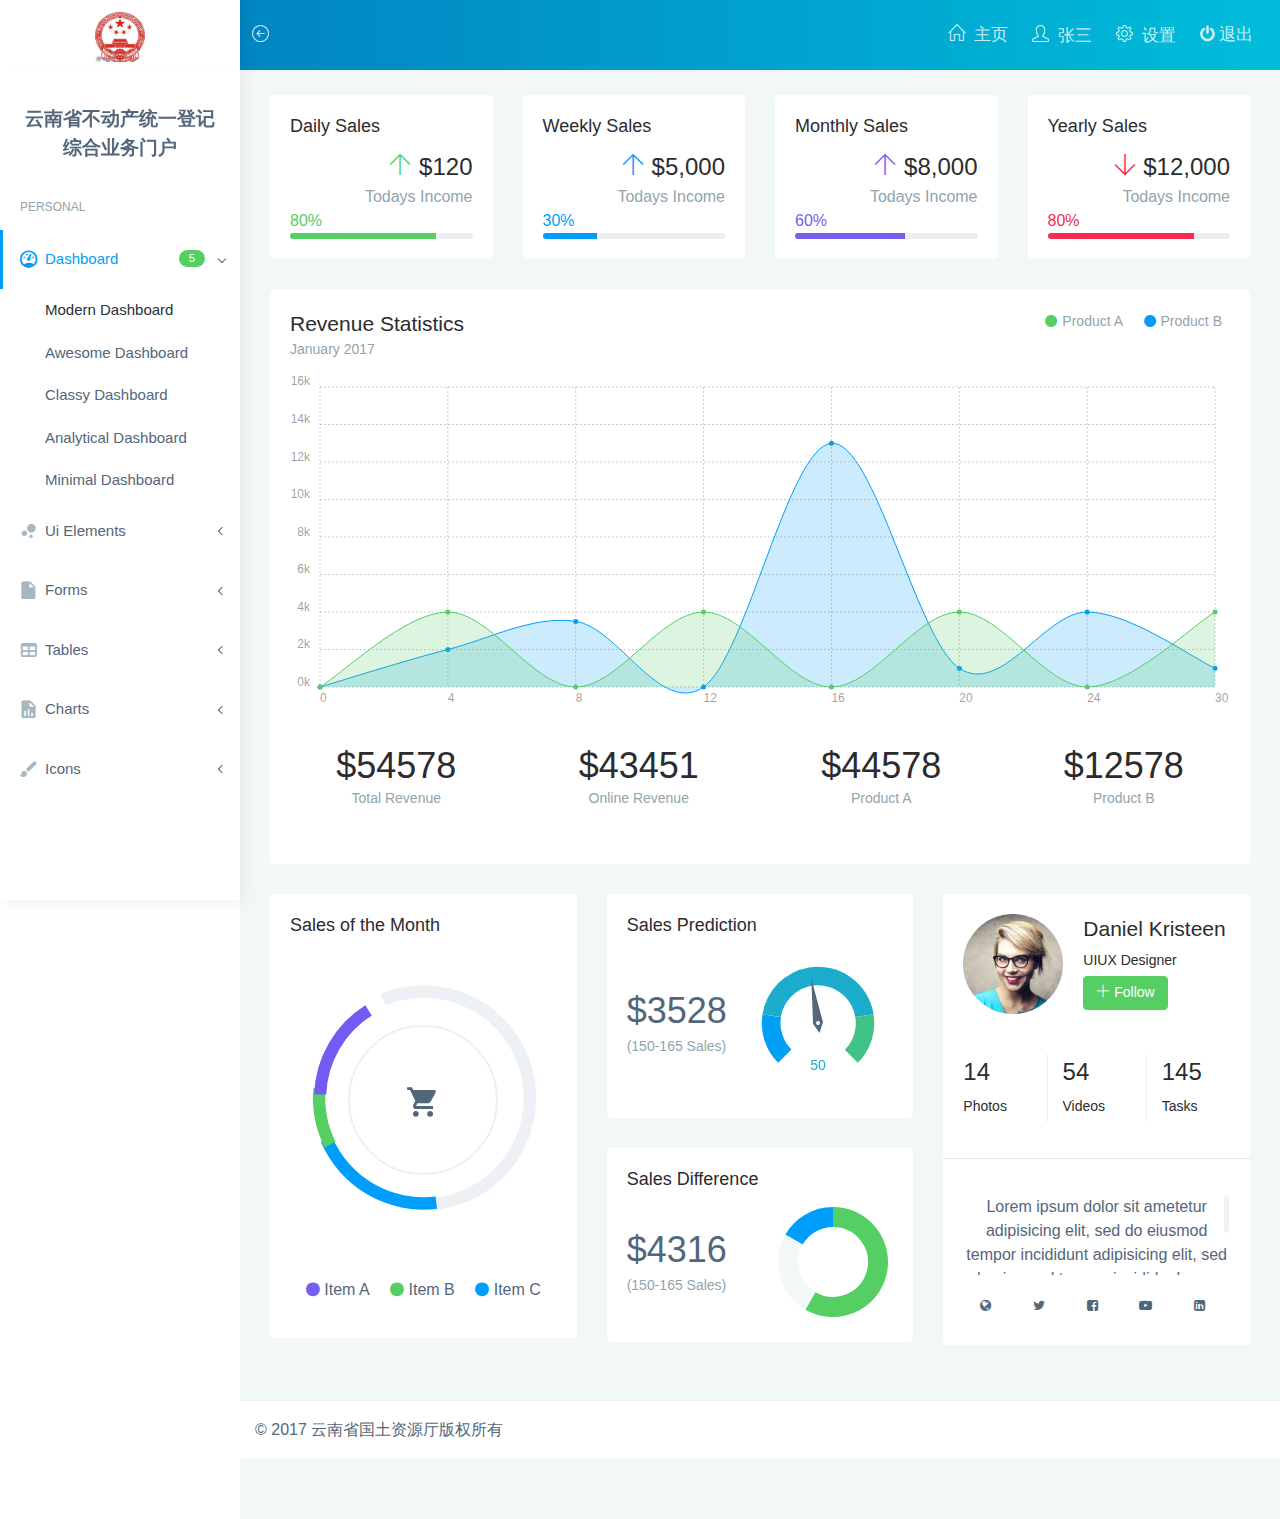
<file: src/main/resources/static/monstrous/index.html>
<!DOCTYPE html>
<html lang="en">

<head>
    <meta charset="utf-8">
    <meta http-equiv="X-UA-Compatible" content="IE=edge">
    <!-- Tell the browser to be responsive to screen width -->
    <meta name="viewport" content="width=device-width, initial-scale=1">
    <meta name="description" content="">
    <meta name="author" content="">
    <!-- Favicon icon -->
    <link rel="icon" type="image/png" sizes="16x16" href="emblem.jpg">
	<title>云南省不动产统一登记综合服务平台</title>
    <!-- Bootstrap Core CSS -->
    <link href="../assets/plugins/bootstrap/css/bootstrap.min.css" rel="stylesheet">
    <!-- chartist CSS -->
    <link href="../assets/plugins/chartist-js/dist/chartist.min.css" rel="stylesheet">
    <link href="../assets/plugins/chartist-js/dist/chartist-init.css" rel="stylesheet">
    <link href="../assets/plugins/chartist-plugin-tooltip-master/dist/chartist-plugin-tooltip.css" rel="stylesheet">
    <link href="../assets/plugins/css-chart/css-chart.css" rel="stylesheet">
    <!-- toast CSS -->
    <link href="../assets/plugins/toast-master/css/jquery.toast.css" rel="stylesheet">
    <!-- Custom CSS -->
    <link href="css/style.css" rel="stylesheet">
    <!-- You can change the theme colors from here -->
    <link href="css/colors/blue.css" id="theme" rel="stylesheet">
    <!-- HTML5 Shim and Respond.js IE8 support of HTML5 elements and media queries -->
    <!-- WARNING: Respond.js doesn't work if you view the page via file:// -->
    <!--[if lt IE 9]>
    <script src="https://oss.maxcdn.com/libs/html5shiv/3.7.0/html5shiv.js"></script>
    <script src="https://oss.maxcdn.com/libs/respond.js/1.4.2/respond.min.js"></script>
<![endif]-->
<script>
    (function(i, s, o, g, r, a, m) {
        i['GoogleAnalyticsObject'] = r;
        i[r] = i[r] || function() {
            (i[r].q = i[r].q || []).push(arguments)
        }, i[r].l = 1 * new Date();
        a = s.createElement(o), m = s.getElementsByTagName(o)[0];
        a.async = 1;
        a.src = g;
        m.parentNode.insertBefore(a, m)
    })(window, document, 'script', 'https://www.google-analytics.com/analytics.js', 'ga');
    ga('create', 'UA-85622565-1', 'auto');
    ga('send', 'pageview');
    </script>
</head>

<body class="fix-header fix-sidebar card-no-border">
    <!-- ============================================================== -->
    <!-- Preloader - style you can find in spinners.css -->
    <!-- ============================================================== -->
    <div class="preloader">
        <svg class="circular" viewBox="25 25 50 50">
            <circle class="path" cx="50" cy="50" r="20" fill="none" stroke-width="2" stroke-miterlimit="10" /> </svg>
    </div>
    <!-- ============================================================== -->
    <!-- Main wrapper - style you can find in pages.scss -->
    <!-- ============================================================== -->
    <div id="main-wrapper">
        <!-- ============================================================== -->
        <!-- Topbar header - style you can find in pages.scss -->
        <!-- ============================================================== -->
        <header class="topbar">
            <nav class="navbar top-navbar navbar-toggleable-sm navbar-light">
                <!-- ============================================================== -->
                <!-- Logo -->
                <!-- ============================================================== -->
                <div class="navbar-header">
                    <a class="navbar-brand" href="index.html">
                        <!-- Logo icon -->
                        <b>
                            <img alt="云南省不动产统一登记" src="emblem.jpg" class="dark-logo" style="height: 50px;width: 50px">
						 	<img alt="云南省不动产统一登记" src="emblem.jpg" class="light-logo" style="height: 50px;width: 50px">
                        </b>
                        <!--End Logo icon -->
                        </a>
                </div>
                <!-- ============================================================== -->
                <!-- End Logo -->
                <!-- ============================================================== -->
                <div class="navbar-collapse">
                    <!-- ============================================================== -->
                    <!-- toggle and nav items -->
                    <!-- ============================================================== -->
                    <ul class="navbar-nav mr-auto mt-md-0 ">
                        <!-- This is  -->
                        <li class="nav-item"> <a class="nav-link nav-toggler hidden-md-up text-muted waves-effect waves-dark" href="javascript:void(0)"><i class="ti-menu"></i></a> </li>
                        <li class="nav-item"> <a class="nav-link sidebartoggler hidden-sm-down text-muted waves-effect waves-dark" href="javascript:void(0)"><i class="icon-arrow-left-circle"></i></a> </li>
                    </ul>
                    <!-- ============================================================== -->
                    <!-- Comment -->
                    <!-- ============================================================== -->
                    <ul class="navbar-nav my-lg-0">
						<li class="nav-item dropdown">
							<a class="nav-link " href="/" >
								<span class="icon-home"><span class="hidden-sm-down">&nbsp;主页</span></span>
							</a>
						</li>
						<li class="nav-item dropdown">
							<a class="nav-link dropdown-toggle text-muted waves-effect waves-dark" href="" data-toggle="dropdown" aria-haspopup="true" aria-expanded="false">
								<span aria-hidden="true" class="icon-user">
									<span class="hidden-sm-down">张三</span>
								</span>
							</a>
							<div class="dropdown-menu dropdown-menu-right animated flipInY">
                                <ul class="dropdown-user">
                                    <li>
                                    	<a href="javascript:void(0)"><i class="icon-bell"></i>&nbsp;&nbsp;待办</a>
                                    </li>
                                    <li role="separator" class="divider"></li>
                                    <li>
                                    	<a href="">
                                    		<i class="icon-key"></i>&nbsp;&nbsp;修改密码
                                    	</a>
                                    </li>
                                </ul>
                            </div>
						</li>
						<li class="nav-item dropdown">
							<a class="nav-link dropdown-toggle text-muted waves-effect waves-dark" href="" data-toggle="dropdown" aria-haspopup="true" aria-expanded="false">
								<span class="right-side-toggle icon-settings"><span class="hidden-sm-down">&nbsp;设置</span></span>
							</a>
						</li>
						<li class="nav-item dropdown">
							<a class="nav-link" href="javascript:quit()">
								<span class="fa fa-power-off"><span class="hidden-sm-down">&nbsp;退出</span></span>
							</a>
						</li>
					</ul>
                    <!-- ============================================================== -->
                    <!-- End Comment -->
                    <!-- ============================================================== -->
                </div>
            </nav>
        </header>
        <!-- ============================================================== -->
        <!-- End Topbar header -->
        <!-- ============================================================== -->
        <!-- ============================================================== -->
        <!-- Left Sidebar - style you can find in sidebar.scss  -->
        <!-- ============================================================== -->
        <aside class="left-sidebar">
            <!-- Sidebar scroll-->
            <div class="scroll-sidebar">
                <!-- title -->
                <div class="user-profile">
                    <!-- <div class="profile-img"> <img src="${domain!}/yn_view/monstrous/emblem.jpg" alt="云南省不动产统一登记" style="height: 50px;width: 50px"/> </div> -->
                    <div class="profile-text">
                        <span>
                        <a><p class="dark-logo" style="font-family:cursive;font-size: 120%;font-weight: bold;">云南省不动产统一登记</br>综合业务门户</p></a>
                        </span>
                    </div>
                </div>
                <!-- End title text-->
                <!-- Sidebar navigation  菜单栏-->
                <nav class="sidebar-nav">
                    <ul id="sidebarnav">
                        <li class="nav-small-cap">PERSONAL</li>
                        <li>
                            <a class="has-arrow" href="#" aria-expanded="false"><i class="mdi mdi-gauge"></i><span class="hide-menu">Dashboard <span class="label label-rounded label-success">5</span></span></a>
                            <ul aria-expanded="false" class="collapse">
                                <li><a href="index.html">Modern Dashboard</a></li>
                                <li><a href="index2.html">Awesome Dashboard</a></li>
                                <li><a href="index3.html">Classy Dashboard</a></li>
                                <li><a href="index4.html">Analytical Dashboard</a></li>
                                <li><a href="index5.html">Minimal Dashboard</a></li>
                            </ul>
                        </li>
                        <li>
                            <a class="has-arrow" href="#" aria-expanded="false"><i class="mdi mdi-chart-bubble"></i><span class="hide-menu">Ui Elements</span></a>
                            <ul aria-expanded="false" class="collapse">
                                <li><a href="ui-cards.html">Cards</a></li>
                                <li><a href="ui-user-card.html">User Cards</a></li>
                                <li><a href="ui-buttons.html">Buttons</a></li>
                                <li><a href="ui-date-paginator.html">Date-paginator</a></li>
                                <li><a href="ui-dragable-portlet.html">Dragable Portlet</a></li>
                            </ul>
                        </li>
                        <li>
                            <a class="has-arrow" href="#" aria-expanded="false"><i class="mdi mdi-file"></i><span class="hide-menu">Forms</span></a>
                            <ul aria-expanded="false" class="collapse">
                                <li><a href="form-basic.html">Basic Forms</a></li>
                                <li><a href="form-layout.html">Form Layouts</a></li>
                                <li><a href="form-addons.html">Form Addons</a></li>
                                <li><a href="form-material.html">Form Material</a></li>
                                <li><a href="form-float-input.html">Floating Lable</a></li>
                            </ul>
                        </li>
                        <li>
                            <a class="has-arrow " href="#" aria-expanded="false"><i class="mdi mdi-table"></i><span class="hide-menu">Tables</span></a>
                            <ul aria-expanded="false" class="collapse">
                                <li><a href="table-basic.html">Basic Tables</a></li>
                                <li><a href="table-layout.html">Table Layouts</a></li>
                                <li><a href="table-editable-table.html">Editable Table</a></li>
                            </ul>
                        </li>
                       
                        <li>
                            <a class="has-arrow " href="#" aria-expanded="false"><i class="mdi mdi-file-chart"></i><span class="hide-menu">Charts</span></a>
                            <ul aria-expanded="false" class="collapse">
                                <li><a href="chart-morris.html">Morris Chart</a></li>
                                <li><a href="chart-chartist.html">Chartis Chart</a></li>
                                <li><a href="chart-echart.html">Echarts</a></li>
                                <li><a href="chart-flot.html">Flot Chart</a></li>
                                <li><a href="chart-knob.html">Knob Chart</a></li>
                                <li><a href="chart-chart-js.html">Chartjs</a></li>
                                <li><a href="chart-sparkline.html">Sparkline Chart</a></li>
                                <li><a href="chart-extra-chart.html">Extra chart</a></li>
                                <li><a href="chart-peity.html">Peity Charts</a></li>
                            </ul>
                        </li>
                        <li>
                            <a class="has-arrow " href="#" aria-expanded="false"><i class="mdi mdi-brush"></i><span class="hide-menu">Icons</span></a>
                            <ul aria-expanded="false" class="collapse">
                                <li><a href="icon-material.html">Material Icons</a></li>
                                <li><a href="icon-fontawesome.html">Fontawesome Icons</a></li>
                                <li><a href="icon-themify.html">Themify Icons</a></li>
                                <li><a href="icon-linea.html">Linea Icons</a></li>
                                <li><a href="icon-weather.html">Weather Icons</a></li>
                                <li><a href="icon-simple-lineicon.html">Simple Lineicons</a></li>
                                <li><a href="icon-flag.html">Flag Icons</a></li>
                            </ul>
                        </li>
                    </ul>
                </nav>
                <!-- End Sidebar navigation -->
            </div>
            <!-- End Sidebar scroll-->
        </aside>
        <!-- ============================================================== -->
        <!-- End Left Sidebar - style you can find in sidebar.scss  -->
        <!-- ============================================================== -->
        <!-- ============================================================== -->
        <!-- Page wrapper  -->
        <!-- ============================================================== -->
        <div class="page-wrapper">
            <!-- ============================================================== -->
            <!-- Container fluid 主要内容 -->
            <!-- ============================================================== -->
            <div class="container-fluid">
                <!-- ============================================================== -->
                <!-- Start Page Content -->
                <!-- ============================================================== -->
                <!-- Row -->
                <div class="row">
                    <!-- Column -->
                    <div class="col-lg-3 col-md-6">
                        <div class="card">
                            <div class="card-block">
                                <h4 class="card-title">Daily Sales</h4>
                                <div class="text-right">
                                    <h2 class="font-light m-b-0"><i class="ti-arrow-up text-success"></i> $120</h2>
                                    <span class="text-muted">Todays Income</span>
                                </div>
                                <span class="text-success">80%</span>
                                <div class="progress">
                                    <div class="progress-bar bg-success" role="progressbar" style="width: 80%; height: 6px;" aria-valuenow="25" aria-valuemin="0" aria-valuemax="100"></div>
                                </div>
                            </div>
                        </div>
                    </div>
                    <!-- Column -->
                    <!-- Column -->
                    <div class="col-lg-3 col-md-6">
                        <div class="card">
                            <div class="card-block">
                                <h4 class="card-title">Weekly Sales</h4>
                                <div class="text-right">
                                    <h2 class="font-light m-b-0"><i class="ti-arrow-up text-info"></i> $5,000</h2>
                                    <span class="text-muted">Todays Income</span>
                                </div>
                                <span class="text-info">30%</span>
                                <div class="progress">
                                    <div class="progress-bar bg-info" role="progressbar" style="width: 30%; height: 6px;" aria-valuenow="25" aria-valuemin="0" aria-valuemax="100"></div>
                                </div>
                            </div>
                        </div>
                    </div>
                    <!-- Column -->
                    <!-- Column -->
                    <div class="col-lg-3 col-md-6">
                        <div class="card">
                            <div class="card-block">
                                <h4 class="card-title">Monthly Sales</h4>
                                <div class="text-right">
                                    <h2 class="font-light m-b-0"><i class="ti-arrow-up text-purple"></i> $8,000</h2>
                                    <span class="text-muted">Todays Income</span>
                                </div>
                                <span class="text-purple">60%</span>
                                <div class="progress">
                                    <div class="progress-bar bg-purple" role="progressbar" style="width: 60%; height: 6px;" aria-valuenow="25" aria-valuemin="0" aria-valuemax="100"></div>
                                </div>
                            </div>
                        </div>
                    </div>
                    <!-- Column -->
                    <!-- Column -->
                    <div class="col-lg-3 col-md-6">
                        <div class="card">
                            <div class="card-block">
                                <h4 class="card-title">Yearly Sales</h4>
                                <div class="text-right">
                                    <h2 class="font-light m-b-0"><i class="ti-arrow-down text-danger"></i> $12,000</h2>
                                    <span class="text-muted">Todays Income</span>
                                </div>
                                <span class="text-danger">80%</span>
                                <div class="progress">
                                    <div class="progress-bar bg-danger" role="progressbar" style="width: 80%; height: 6px;" aria-valuenow="25" aria-valuemin="0" aria-valuemax="100"></div>
                                </div>
                            </div>
                        </div>
                    </div>
                    <!-- Column -->
                </div>
                <!-- Row -->
                <!-- Row -->
                <div class="row">
                    <!-- Column -->
                    <div class="col-lg-12">
                        <div class="card">
                            <div class="card-block">
                                <div class="row">
                                    <div class="col-12">
                                        <div class="d-flex flex-wrap">
                                            <div>
                                                <h3>Revenue Statistics</h3>
                                                <h6 class="card-subtitle">January 2017</h6> </div>
                                            <div class="ml-auto ">
                                                <ul class="list-inline">
                                                    <li>
                                                        <h6 class="text-muted"><i class="fa fa-circle m-r-5 text-success"></i>Product A</h6> </li>
                                                    <li>
                                                        <h6 class="text-muted"><i class="fa fa-circle m-r-5 text-info"></i>Product B</h6> </li>
                                                </ul>
                                            </div>
                                        </div>
                                    </div>
                                    <div class="col-12">
                                        <div class="total-revenue4" style="height: 350px;"></div>
                                    </div>
                                    <div class="col-lg-3 col-md-6 m-b-30 m-t-20 text-center">
                                        <h1 class="m-b-0 font-light">$54578</h1>
                                        <h6 class="text-muted">Total Revenue</h6></div>
                                    <div class="col-lg-3 col-md-6 m-b-30 m-t-20 text-center">
                                        <h1 class="m-b-0 font-light">$43451</h1>
                                        <h6 class="text-muted">Online Revenue</h6></div>
                                    <div class="col-lg-3 col-md-6 m-b-30 m-t-20 text-center">
                                        <h1 class="m-b-0 font-light">$44578</h1>
                                        <h6 class="text-muted">Product A</h6></div>
                                    <div class="col-lg-3 col-md-6 m-b-30 m-t-20 text-center">
                                        <h1 class="m-b-0 font-light">$12578</h1>
                                        <h6 class="text-muted">Product B</h6></div>
                                </div>
                            </div>
                        </div>
                    </div>
                </div>
                <!-- Row -->
                <!-- Row -->
                <div class="row">
                    <div class="col-lg-4 col-md-12">
                        <div class="card">
                            <div class="card-block">
                                <h4 class="card-title">Sales of the Month</h4>
                                <div id="sales-donute" style="width:100%; height:300px;"></div>
                                <div class="round-overlap m-t-20"><i class="mdi mdi-cart"></i></div>
                                <ul class="list-inline m-t-30 text-center">
                                    <li><i class="fa fa-circle text-purple"></i> Item A</li>
                                    <li><i class="fa fa-circle text-success"></i> Item B</li>
                                    <li><i class="fa fa-circle text-info"></i> Item C</li>
                                </ul>
                            </div>
                        </div>
                    </div>
                    <div class="col-lg-4 col-md-12">
                        <div class="row">
                            <div class="col-12">
                                <div class="card">
                                    <div class="card-block">
                                        <h4 class="card-title">Sales Prediction</h4>
                                        <div class="d-flex flex-row">
                                            <div class="align-self-center">
                                                <span class="display-6">$3528</span>
                                                <h6 class="text-muted">(150-165 Sales)</h6>
                                            </div>
                                            <div class="ml-auto">
                                                <div id="gauge-chart" style=" width:150px; height:150px;"></div>
                                            </div>
                                        </div>
                                    </div>
                                </div>
                            </div>
                            <div class="col-12">
                                <div class="card">
                                    <div class="card-block">
                                        <h4 class="card-title">Sales Difference</h4>
                                        <div class="d-flex flex-row">
                                            <div class="align-self-center">
                                                <span class="display-6">$4316</span>
                                                <h6 class="text-muted">(150-165 Sales)</h6>
                                            </div>
                                            <div class="ml-auto">
                                                <div class="ct-chart" style="width:120px; height: 120px;"></div>
                                            </div>
                                        </div>
                                    </div>
                                </div>
                            </div>
                        </div>
                    </div>
                    <div class="col-lg-4 col-md-12">
                        <div class="card">
                            <div class="card-block">
                                <div class="d-flex flex-row">
                                    <div class=""><img src="../assets/images/users/1.jpg" alt="user" class="img-circle" width="100"></div>
                                    <div class="p-l-20">
                                        <h3 class="font-medium">Daniel Kristeen</h3>
                                        <h6>UIUX Designer</h6>
                                        <button class="btn btn-success"><i class="ti-plus"></i> Follow</button>
                                    </div>
                                </div>
                                <div class="row m-t-40">
                                    <div class="col b-r">
                                        <h2 class="font-light">14</h2>
                                        <h6>Photos</h6></div>
                                    <div class="col b-r">
                                        <h2 class="font-light">54</h2>
                                        <h6>Videos</h6></div>
                                    <div class="col">
                                        <h2 class="font-light">145</h2>
                                        <h6>Tasks</h6></div>
                                </div>
                            </div>
                            <div>
                                <hr>
                            </div>
                            <div class="card-block">
                                <p class="text-center aboutscroll">
                                    Lorem ipsum dolor sit ametetur adipisicing elit, sed do eiusmod tempor incididunt adipisicing elit, sed do eiusmod tempor incididunLorem ipsum dolor sit ametetur adipisicing elit, sed do eiusmod tempor incididuntt
                                </p>
                                <ul class="list-icons d-flex flex-item text-center p-t-10">
                                    <li class="col"><a href="javascript:void(0)" data-toggle="tooltip" title="" data-original-title="Website"><i class="fa fa-globe font-20"></i></a></li>
                                    <li class="col"><a href="javascript:void(0)" data-toggle="tooltip" title="" data-original-title="twitter"><i class="fa fa-twitter font-20"></i></a></li>
                                    <li class="col"><a href="javascript:void(0)" data-toggle="tooltip" title="" data-original-title="Facebook"><i class="fa fa-facebook-square font-20"></i></a></li>
                                    <li class="col"><a href="javascript:void(0)" data-toggle="tooltip" title="" data-original-title="Youtube"><i class="fa fa-youtube-play font-20"></i></a></li>
                                    <li class="col"><a href="javascript:void(0)" data-toggle="tooltip" title="" data-original-title="Linkd-in"><i class="fa fa-linkedin-square font-20"></i></a></li>
                                </ul>
                            </div>
                        </div>
                    </div>
                </div>
                <!-- Row -->
                <!-- Row -->
               
                <!-- Row -->
                <!-- Row -->
                
                <!-- Row -->
                <!-- Row -->
            
                <!-- Row -->
                <!-- Row -->
              
                <!-- Row -->
                <!-- ============================================================== -->
                <!-- End PAge Content -->
                <!-- ============================================================== -->
                <!-- ============================================================== -->
                <!-- Right sidebar -->
                <!-- ============================================================== -->
                <!-- .right-sidebar 右边框 -->
                <div class="right-sidebar">
					<div class="slimscrollright">
						<div class="rpanel-title">
							服务面板<span><i class="ti-close right-side-toggle"></i></span>
						</div>
					<div class="r-panel-body">
						<ul id="themecolors" class="m-t-20">
							<li><b>白色侧边栏</b></li>
							<li><a href="javascript:void(0)" data-theme="default"
								class="default-theme">1</a></li>
							<li><a href="javascript:void(0)" data-theme="green"
								class="green-theme">2</a></li>
							<li><a href="javascript:void(0)" data-theme="red"
								class="red-theme">3</a></li>
							<li><a href="javascript:void(0)" data-theme="blue"
								class="blue-theme working">4</a></li>
							<li><a href="javascript:void(0)" data-theme="purple"
								class="purple-theme">5</a></li>
							<li><a href="javascript:void(0)" data-theme="megna"
								class="megna-theme">6</a></li>
							<li class="d-block m-t-30"><b>黑色侧边栏</b></li>
							<li><a href="javascript:void(0)" data-theme="default-dark"
								class="default-dark-theme">7</a></li>
							<li><a href="javascript:void(0)" data-theme="green-dark"
								class="green-dark-theme">8</a></li>
							<li><a href="javascript:void(0)" data-theme="red-dark"
								class="red-dark-theme">9</a></li>
							<li><a href="javascript:void(0)" data-theme="blue-dark"
								class="blue-dark-theme">10</a></li>
							<li><a href="javascript:void(0)" data-theme="purple-dark"
								class="purple-dark-theme">11</a></li>
							<li><a href="javascript:void(0)" data-theme="megna-dark"
								class="megna-dark-theme ">12</a></li>
						</ul>
					</div>
				</div>
			</div>
            <!-- ============================================================== -->
            <!-- End Right sidebar -->
            <!-- ============================================================== -->
            </div>
            <!-- ============================================================== -->
            <!-- End Container fluid  -->
            <!-- ============================================================== -->
            <!-- ============================================================== -->
            <!-- footer -->
            <!-- ============================================================== -->
            <footer class="footer" style="position:inherit;">
            	 © 2017 云南省国土资源厅版权所有
            </footer>
            <!-- ============================================================== -->
            <!-- End footer -->
            <!-- ============================================================== -->
        </div>
        <!-- ============================================================== -->
        <!-- End Page wrapper  -->
        <!-- ============================================================== -->
    </div>
    <!-- ============================================================== -->
    <!-- End Wrapper -->
    <!-- ============================================================== -->
    <!-- ============================================================== -->
    <!-- All Jquery -->
    <!-- ============================================================== -->
    <script src="../assets/plugins/jquery/jquery.min.js"></script>
    <!-- Bootstrap tether Core JavaScript -->
    <script src="../assets/plugins/bootstrap/js/tether.min.js"></script>
    <script src="../assets/plugins/bootstrap/js/bootstrap.min.js"></script>
    <!-- slimscrollbar scrollbar JavaScript -->
    <script src="js/jquery.slimscroll.js"></script>
    <!--Wave Effects -->
    <script src="js/waves.js"></script>
    <!--Menu sidebar -->
    <script src="js/sidebarmenu.js"></script>
    <!--stickey kit -->
    <script src="../assets/plugins/sticky-kit-master/dist/sticky-kit.min.js"></script>
    <!--Custom JavaScript -->
    <script src="js/custom.min.js"></script>
    <!-- ============================================================== -->
    <!-- This page plugins -->
    <!-- ============================================================== -->
    <!-- chartist chart -->
    <script src="../assets/plugins/chartist-js/dist/chartist.min.js"></script>
    <script src="../assets/plugins/chartist-plugin-tooltip-master/dist/chartist-plugin-tooltip.min.js"></script>
    <!-- Chart JS -->
    <script src="../assets/plugins/echarts/echarts-all.js"></script>
    <script src="../assets/plugins/toast-master/js/jquery.toast.js"></script>
    <!-- Chart JS -->
    <script src="js/dashboard1.js"></script>
    <script src="js/toastr.js"></script>
    <!-- ============================================================== -->
    <!-- Style switcher -->
    <!-- ============================================================== -->
    <script src="../assets/plugins/styleswitcher/jQuery.style.switcher.js"></script>
</body>

</html>
</file>
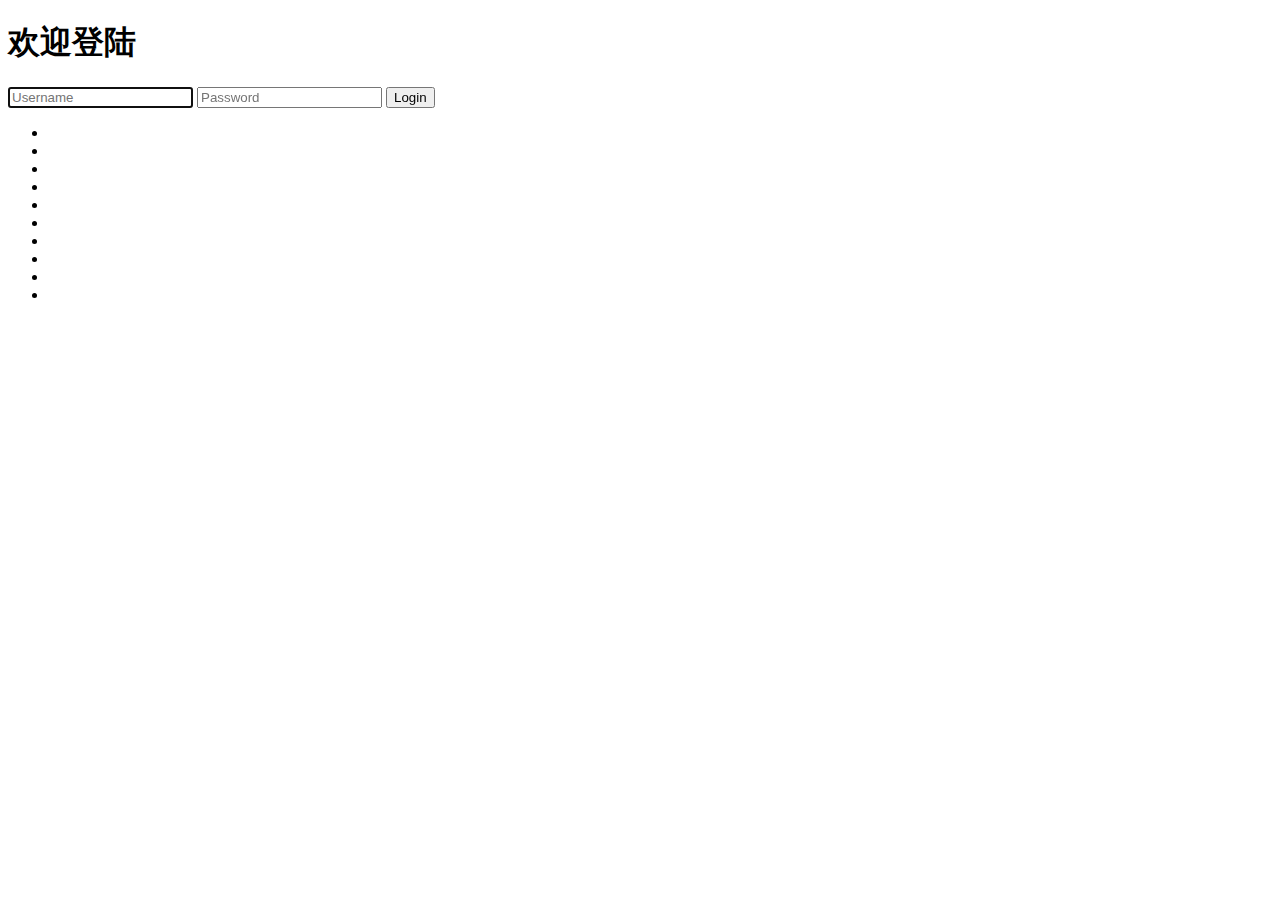
<file: src/main/resources/templates/login.html>
<!DOCTYPE html>
<html xmlns:th="http://www.thymeleaf.org"
	  xmlns:layout="http://www.ultraq.net.nz/web/thymeleaf/layout">

<html>
<head>
<meta charset="UTF-8"/>
<meta http-equiv="X-UA-Compatible" content="IE=edge,chrome=1"/>
<meta name="viewport" content="width=device-width, initial-scale=1.0"/>
<title>运维平台</title>
<link rel="stylesheet" type="text/css" th:href="@{css/loginstyles.css}"/>
</head>
<body>
<div class="htmleaf-container">
	<div class="wrapper">
		<div class="container">
			<h1>欢迎登陆</h1>
			
			<form class="form" action="/login" method="post">
				<input type="text" name="username" autofocus placeholder="Username">
				<input type="password" name="password" placeholder="Password">
				<button type="submit" id="login-button">Login</button>
			</form>
		</div>
		
		<ul class="bg-bubbles">
			<li></li>
			<li></li>
			<li></li>
			<li></li>
			<li></li>
			<li></li>
			<li></li>
			<li></li>
			<li></li>
			<li></li>
		</ul>
	</div>
</div>

<script th:src="@{js/jquery-2.1.1.min.js}" type="text/javascript"></script>
<script>
$('#login-button').click(function (event) {
	$('form').fadeOut(200);
	$('.wrapper').addClass('form-success');
});
</script>
</body>
</html>
</file>
<file: src/main/resources/static/assets/plugins/chartist-js/dist/chartist-init.css>
.ct-sm-line-chart,
.ct-area-ln-chart,
#ct-polar-chart,
.ct-svg-chartct-bar-chart, .total-revenue, .chartist-chart {
    position: relative;
}

.ct-sm-line-chart .ct-series-a .ct-line,
.ct-bar-chart .ct-series-a .ct-bar,
.ct-sm-line-chart .ct-series-a .ct-point,
.ct-donute-chart .ct-series-a .ct-slice-donut,
.ct-gauge-chart .ct-series-a .ct-slice-donut,
.ct-area-ln-chart .ct-series-a .ct-line,
.ct-area-ln-chart .ct-series-a .ct-point,
.ct-animation-chart .ct-series-a .ct-line,
.ct-animation-chart .ct-series-a .ct-point,
.ct-svg-chart .ct-series-a .ct-line,
.user-analytics .ct-series-a .ct-line,
.user-analytics .ct-series-a .ct-point{
    stroke: #009efb;
}

.ct-sm-line-chart .ct-series-b .ct-line,
.ct-bar-chart .ct-series-b .ct-bar,
.ct-sm-line-chart .ct-series-b .ct-point,
.ct-donute-chart .ct-series-b .ct-slice-donut,
.ct-gauge-chart .ct-series-b .ct-slice-donut,
.ct-animation-chart .ct-series-b .ct-line,
.ct-animation-chart .ct-series-b .ct-point,
.ct-svg-chart .ct-series-b .ct-line {
    stroke: #f62d51;
}

.ct-sm-line-chart .ct-series-c .ct-line,
.ct-sm-line-chart .ct-series-c .ct-point,
.ct-donute-chart .ct-series-c .ct-slice-donut,
.ct-gauge-chart .ct-series-c .ct-slice-donut,
.ct-animation-chart .ct-series-c .ct-line,
.ct-animation-chart .ct-series-c .ct-point,
.ct-svg-chart .ct-series-c .ct-line {
    stroke: #55ce63;
}

.ct-gauge-chart .ct-series-d .ct-slice-donut,
.ct-donute-chart .ct-series-d .ct-slice-donut {
    stroke: #ffbc34;
}

.ct-donute-chart .ct-series-e .ct-slice-donut {
    stroke: #4c5667;
}

.ct-donute-chart .ct-series-f .ct-slice-donut {
    stroke: #02bec9;
}

.ct-area-ln-chart .ct-series-a .ct-area,
.ct-svg-chart .ct-series-a .ct-area {
    fill: #009efb;
}
.user-analytics .ct-series-a .ct-area{
    fill:none;
}

/*Android vs ios chart*/
.andvios .ct-series-a .ct-line,
.andvios .ct-series-b .ct-line
{
    stroke: transparent;
   
}
.andvios .ct-series-a .ct-point, .andvios .ct-series-b .ct-point{
    stroke-width:3px;
    stroke:#55ce63;
}
.andvios .ct-series-a .ct-area{
    fill:#73e681;
    fill-opacity:0.7;
}
.andvios .ct-series-b .ct-area{
    fill:#55ce63;
    fill-opacity:0.7;
}
/*Bandwidth data usege*/
.usage .ct-series-a .ct-line{
    stroke:#fff;
}
.usage .ct-series-a .ct-point{
    stroke-width:0px;
}
.usage .ct-series-a .ct-area{
    fill-opacity:0;
}

/*Download stats */
.download-state .ct-series-b .ct-bar, .download-state .ct-series-a .ct-bar{
     stroke-width:3px;
}
.download-state .ct-series-b .ct-bar{
    stroke:#55ce63;
}
.download-state .ct-series-a .ct-bar{
    stroke:#7460ee;
}
</file>
<file: src/main/resources/static/assets/plugins/chartist-plugin-tooltip-master/dist/chartist-plugin-tooltip.css>
.chartist-tooltip {
  position: absolute;
  display: inline-block;
  opacity: 0;
  min-width: 50px;
  padding: 5px 10px;
  border-radius: 5px;
  background: #313131;
  color: #fff;
  font-weight: 500;
  text-align: center;
  pointer-events: none;
  z-index: 1;
  -webkit-transition: opacity .2s linear;
  -moz-transition: opacity .2s linear;
  -o-transition: opacity .2s linear;
  transition: opacity .2s linear; }

/*.chartist-tooltip:before {
    content: "";
    position: absolute;
    top: 100%;
    left: 50%;
    width: 0;
    height: 0;
    margin-left: -5px;
    border: 5px solid transparent;
    border-top-color: #313131; }
*/
.chartist-tooltip.tooltip-show {
    opacity: 1; }

.ct-area, .ct-line {
  pointer-events: none; }

/*# sourceMappingURL=chartist-plugin-tooltip.css.map */
</file>
<file: src/main/resources/static/assets/plugins/css-chart/css-chart.css>
/* -------------------------------------
 * Bar container
 * ------------------------------------- */
.css-bar {
  position: relative;
  display: inline-block;
  font-size: 16px;
  border-radius: 50%;
  background-color: transparent;
  margin-bottom: 20px;
  -webkit-box-sizing: content-box;
  -moz-box-sizing: content-box;
  box-sizing: content-box;
  width: 80px;
  height: 80px;
  font-size: 18px;
}
.css-bar:after,
.css-bar > img {
  display: inline-block;
  position: absolute;
  top: 0;
  left: 0;
  border-radius: 50%;
  text-align: center;
  font-weight: light;
  color: #a1a2a3;
}
.css-bar:after {
  content: attr(data-label);
  background-color: #fff;
  z-index: 101;
}
.css-bar > img {
  z-index: 102;
}
.css-bar:after,
.css-bar > img {
  width: 70px;
  height: 70px;
  margin-left: 5px;
  margin-top: 5px;
  line-height: 70px;
}

.css-bar.css-bar-0 {
  background-image: linear-gradient(90deg, #fafafa 50%, transparent 50%, transparent), linear-gradient(90deg, #7460ee 50%, #fafafa 50%, #fafafa);
}
.css-bar.css-bar-5 {
  background-image: linear-gradient(90deg, #fafafa 50%, transparent 50%, transparent), linear-gradient(108deg, #7460ee 50%, #fafafa 50%, #fafafa);
}
.css-bar.css-bar-10 {
  background-image: linear-gradient(90deg, #fafafa 50%, transparent 50%, transparent), linear-gradient(126deg, #7460ee 50%, #fafafa 50%, #fafafa);
}
.css-bar.css-bar-15 {
  background-image: linear-gradient(90deg, #fafafa 50%, transparent 50%, transparent), linear-gradient(144deg, #7460ee 50%, #fafafa 50%, #fafafa);
}
.css-bar.css-bar-20 {
  background-image: linear-gradient(90deg, #fafafa 50%, transparent 50%, transparent), linear-gradient(162deg, #7460ee 50%, #fafafa 50%, #fafafa);
}
.css-bar.css-bar-25 {
  background-image: linear-gradient(90deg, #fafafa 50%, transparent 50%, transparent), linear-gradient(180deg, #7460ee 50%, #fafafa 50%, #fafafa);
}
.css-bar.css-bar-30 {
  background-image: linear-gradient(90deg, #fafafa 50%, transparent 50%, transparent), linear-gradient(198deg, #7460ee 50%, #fafafa 50%, #fafafa);
}
.css-bar.css-bar-35 {
  background-image: linear-gradient(90deg, #fafafa 50%, transparent 50%, transparent), linear-gradient(216deg, #7460ee 50%, #fafafa 50%, #fafafa);
}
.css-bar.css-bar-40 {
  background-image: linear-gradient(90deg, #fafafa 50%, transparent 50%, transparent), linear-gradient(234deg, #7460ee 50%, #fafafa 50%, #fafafa);
}
.css-bar.css-bar-45 {
  background-image: linear-gradient(90deg, #fafafa 50%, transparent 50%, transparent), linear-gradient(252deg, #7460ee 50%, #fafafa 50%, #fafafa);
}
.css-bar.css-bar-50 {
  background-image: linear-gradient(270deg, #7460ee 50%, transparent 50%, transparent), linear-gradient(270deg, #7460ee 50%, #fafafa 50%, #fafafa);
}
.css-bar.css-bar-55 {
  background-image: linear-gradient(288deg, #7460ee 50%, transparent 50%, transparent), linear-gradient(270deg, #7460ee 50%, #fafafa 50%, #fafafa);
}
.css-bar.css-bar-60 {
  background-image: linear-gradient(306deg, #7460ee 50%, transparent 50%, transparent), linear-gradient(270deg, #7460ee 50%, #fafafa 50%, #fafafa);
}
.css-bar.css-bar-65 {
  background-image: linear-gradient(324deg, #7460ee 50%, transparent 50%, transparent), linear-gradient(270deg, #7460ee 50%, #fafafa 50%, #fafafa);
}
.css-bar.css-bar-70 {
  background-image: linear-gradient(342deg, #7460ee 50%, transparent 50%, transparent), linear-gradient(270deg, #7460ee 50%, #fafafa 50%, #fafafa);
}
.css-bar.css-bar-75 {
  background-image: linear-gradient(360deg, #7460ee 50%, transparent 50%, transparent), linear-gradient(270deg, #7460ee 50%, #fafafa 50%, #fafafa);
}
.css-bar.css-bar-80 {
  background-image: linear-gradient(378deg, #7460ee 50%, transparent 50%, transparent), linear-gradient(270deg, #7460ee 50%, #fafafa 50%, #fafafa);
}
.css-bar.css-bar-85 {
  background-image: linear-gradient(396deg, #7460ee 50%, transparent 50%, transparent), linear-gradient(270deg, #7460ee 50%, #fafafa 50%, #fafafa);
}
.css-bar.css-bar-90 {
  background-image: linear-gradient(414deg, #7460ee 50%, transparent 50%, transparent), linear-gradient(270deg, #7460ee 50%, #fafafa 50%, #fafafa);
}
.css-bar.css-bar-95 {
  background-image: linear-gradient(432deg, #7460ee 50%, transparent 50%, transparent), linear-gradient(270deg, #7460ee 50%, #fafafa 50%, #fafafa);
}
.css-bar.css-bar-100 {
  background-image: linear-gradient(450deg, #7460ee 50%, transparent 50%, transparent), linear-gradient(270deg, #7460ee 50%, #fafafa 50%, #fafafa);
}
.css-bar-primary.css-bar-0 {
  background-image: linear-gradient(90deg, #fafafa 50%, transparent 50%, transparent), linear-gradient(90deg, #7460ee 50%, #fafafa 50%, #fafafa);
}
.css-bar-primary.css-bar-5 {
  background-image: linear-gradient(90deg, #fafafa 50%, transparent 50%, transparent), linear-gradient(108deg, #7460ee 50%, #fafafa 50%, #fafafa);
}
.css-bar-primary.css-bar-10 {
  background-image: linear-gradient(90deg, #fafafa 50%, transparent 50%, transparent), linear-gradient(126deg, #7460ee 50%, #fafafa 50%, #fafafa);
}
.css-bar-primary.css-bar-15 {
  background-image: linear-gradient(90deg, #fafafa 50%, transparent 50%, transparent), linear-gradient(144deg, #7460ee 50%, #fafafa 50%, #fafafa);
}
.css-bar-primary.css-bar-20 {
  background-image: linear-gradient(90deg, #fafafa 50%, transparent 50%, transparent), linear-gradient(162deg, #7460ee 50%, #fafafa 50%, #fafafa);
}
.css-bar-primary.css-bar-25 {
  background-image: linear-gradient(90deg, #fafafa 50%, transparent 50%, transparent), linear-gradient(180deg, #7460ee 50%, #fafafa 50%, #fafafa);
}
.css-bar-primary.css-bar-30 {
  background-image: linear-gradient(90deg, #fafafa 50%, transparent 50%, transparent), linear-gradient(198deg, #7460ee 50%, #fafafa 50%, #fafafa);
}
.css-bar-primary.css-bar-35 {
  background-image: linear-gradient(90deg, #fafafa 50%, transparent 50%, transparent), linear-gradient(216deg, #7460ee 50%, #fafafa 50%, #fafafa);
}
.css-bar-primary.css-bar-40 {
  background-image: linear-gradient(90deg, #fafafa 50%, transparent 50%, transparent), linear-gradient(234deg, #7460ee 50%, #fafafa 50%, #fafafa);
}
.css-bar-primary.css-bar-45 {
  background-image: linear-gradient(90deg, #fafafa 50%, transparent 50%, transparent), linear-gradient(252deg, #7460ee 50%, #fafafa 50%, #fafafa);
}
.css-bar-primary.css-bar-50 {
  background-image: linear-gradient(270deg, #7460ee 50%, transparent 50%, transparent), linear-gradient(270deg, #7460ee 50%, #fafafa 50%, #fafafa);
}
.css-bar-primary.css-bar-55 {
  background-image: linear-gradient(288deg, #7460ee 50%, transparent 50%, transparent), linear-gradient(270deg, #7460ee 50%, #fafafa 50%, #fafafa);
}
.css-bar-primary.css-bar-60 {
  background-image: linear-gradient(306deg, #7460ee 50%, transparent 50%, transparent), linear-gradient(270deg, #7460ee 50%, #fafafa 50%, #fafafa);
}
.css-bar-primary.css-bar-65 {
  background-image: linear-gradient(324deg, #7460ee 50%, transparent 50%, transparent), linear-gradient(270deg, #7460ee 50%, #fafafa 50%, #fafafa);
}
.css-bar-primary.css-bar-70 {
  background-image: linear-gradient(342deg, #7460ee 50%, transparent 50%, transparent), linear-gradient(270deg, #7460ee 50%, #fafafa 50%, #fafafa);
}
.css-bar-primary.css-bar-75 {
  background-image: linear-gradient(360deg, #7460ee 50%, transparent 50%, transparent), linear-gradient(270deg, #7460ee 50%, #fafafa 50%, #fafafa);
}
.css-bar-primary.css-bar-80 {
  background-image: linear-gradient(378deg, #7460ee 50%, transparent 50%, transparent), linear-gradient(270deg, #7460ee 50%, #fafafa 50%, #fafafa);
}
.css-bar-primary.css-bar-85 {
  background-image: linear-gradient(396deg, #7460ee 50%, transparent 50%, transparent), linear-gradient(270deg, #7460ee 50%, #fafafa 50%, #fafafa);
}
.css-bar-primary.css-bar-90 {
  background-image: linear-gradient(414deg, #7460ee 50%, transparent 50%, transparent), linear-gradient(270deg, #7460ee 50%, #fafafa 50%, #fafafa);
}
.css-bar-primary.css-bar-95 {
  background-image: linear-gradient(432deg, #7460ee 50%, transparent 50%, transparent), linear-gradient(270deg, #7460ee 50%, #fafafa 50%, #fafafa);
}
.css-bar-primary.css-bar-100 {
  background-image: linear-gradient(450deg, #7460ee 50%, transparent 50%, transparent), linear-gradient(270deg, #7460ee 50%, #fafafa 50%, #fafafa);
}
.css-bar-success.css-bar-0 {
  background-image: linear-gradient(90deg, #fafafa 50%, transparent 50%, transparent), linear-gradient(90deg, #55ce63 50%, #fafafa 50%, #fafafa);
}
.css-bar-success.css-bar-5 {
  background-image: linear-gradient(90deg, #fafafa 50%, transparent 50%, transparent), linear-gradient(108deg, #55ce63 50%, #fafafa 50%, #fafafa);
}
.css-bar-success.css-bar-10 {
  background-image: linear-gradient(90deg, #fafafa 50%, transparent 50%, transparent), linear-gradient(126deg, #55ce63 50%, #fafafa 50%, #fafafa);
}
.css-bar-success.css-bar-15 {
  background-image: linear-gradient(90deg, #fafafa 50%, transparent 50%, transparent), linear-gradient(144deg, #55ce63 50%, #fafafa 50%, #fafafa);
}
.css-bar-success.css-bar-20 {
  background-image: linear-gradient(90deg, #fafafa 50%, transparent 50%, transparent), linear-gradient(162deg, #55ce63 50%, #fafafa 50%, #fafafa);
}
.css-bar-success.css-bar-25 {
  background-image: linear-gradient(90deg, #fafafa 50%, transparent 50%, transparent), linear-gradient(180deg, #55ce63 50%, #fafafa 50%, #fafafa);
}
.css-bar-success.css-bar-30 {
  background-image: linear-gradient(90deg, #fafafa 50%, transparent 50%, transparent), linear-gradient(198deg, #55ce63 50%, #fafafa 50%, #fafafa);
}
.css-bar-success.css-bar-35 {
  background-image: linear-gradient(90deg, #fafafa 50%, transparent 50%, transparent), linear-gradient(216deg, #55ce63 50%, #fafafa 50%, #fafafa);
}
.css-bar-success.css-bar-40 {
  background-image: linear-gradient(90deg, #fafafa 50%, transparent 50%, transparent), linear-gradient(234deg, #55ce63 50%, #fafafa 50%, #fafafa);
}
.css-bar-success.css-bar-45 {
  background-image: linear-gradient(90deg, #fafafa 50%, transparent 50%, transparent), linear-gradient(252deg, #55ce63 50%, #fafafa 50%, #fafafa);
}
.css-bar-success.css-bar-50 {
  background-image: linear-gradient(270deg, #55ce63 50%, transparent 50%, transparent), linear-gradient(270deg, #55ce63 50%, #fafafa 50%, #fafafa);
}
.css-bar-success.css-bar-55 {
  background-image: linear-gradient(288deg, #55ce63 50%, transparent 50%, transparent), linear-gradient(270deg, #55ce63 50%, #fafafa 50%, #fafafa);
}
.css-bar-success.css-bar-60 {
  background-image: linear-gradient(306deg, #55ce63 50%, transparent 50%, transparent), linear-gradient(270deg, #55ce63 50%, #fafafa 50%, #fafafa);
}
.css-bar-success.css-bar-65 {
  background-image: linear-gradient(324deg, #55ce63 50%, transparent 50%, transparent), linear-gradient(270deg, #55ce63 50%, #fafafa 50%, #fafafa);
}
.css-bar-success.css-bar-70 {
  background-image: linear-gradient(342deg, #55ce63 50%, transparent 50%, transparent), linear-gradient(270deg, #55ce63 50%, #fafafa 50%, #fafafa);
}
.css-bar-success.css-bar-75 {
  background-image: linear-gradient(360deg, #55ce63 50%, transparent 50%, transparent), linear-gradient(270deg, #55ce63 50%, #fafafa 50%, #fafafa);
}
.css-bar-success.css-bar-80 {
  background-image: linear-gradient(378deg, #55ce63 50%, transparent 50%, transparent), linear-gradient(270deg, #55ce63 50%, #fafafa 50%, #fafafa);
}
.css-bar-success.css-bar-85 {
  background-image: linear-gradient(396deg, #55ce63 50%, transparent 50%, transparent), linear-gradient(270deg, #55ce63 50%, #fafafa 50%, #fafafa);
}
.css-bar-success.css-bar-90 {
  background-image: linear-gradient(414deg, #55ce63 50%, transparent 50%, transparent), linear-gradient(270deg, #55ce63 50%, #fafafa 50%, #fafafa);
}
.css-bar-success.css-bar-95 {
  background-image: linear-gradient(432deg, #55ce63 50%, transparent 50%, transparent), linear-gradient(270deg, #55ce63 50%, #fafafa 50%, #fafafa);
}
.css-bar-success.css-bar-100 {
  background-image: linear-gradient(450deg, #55ce63 50%, transparent 50%, transparent), linear-gradient(270deg, #55ce63 50%, #fafafa 50%, #fafafa);
}
.css-bar-info.css-bar-0 {
  background-image: linear-gradient(90deg, #fafafa 50%, transparent 50%, transparent), linear-gradient(90deg, #009efb 50%, #fafafa 50%, #fafafa);
}
.css-bar-info.css-bar-5 {
  background-image: linear-gradient(90deg, #fafafa 50%, transparent 50%, transparent), linear-gradient(108deg, #009efb 50%, #fafafa 50%, #fafafa);
}
.css-bar-info.css-bar-10 {
  background-image: linear-gradient(90deg, #fafafa 50%, transparent 50%, transparent), linear-gradient(126deg, #009efb 50%, #fafafa 50%, #fafafa);
}
.css-bar-info.css-bar-15 {
  background-image: linear-gradient(90deg, #fafafa 50%, transparent 50%, transparent), linear-gradient(144deg, #009efb 50%, #fafafa 50%, #fafafa);
}
.css-bar-info.css-bar-20 {
  background-image: linear-gradient(90deg, #fafafa 50%, transparent 50%, transparent), linear-gradient(162deg, #009efb 50%, #fafafa 50%, #fafafa);
}
.css-bar-info.css-bar-25 {
  background-image: linear-gradient(90deg, #fafafa 50%, transparent 50%, transparent), linear-gradient(180deg, #009efb 50%, #fafafa 50%, #fafafa);
}
.css-bar-info.css-bar-30 {
  background-image: linear-gradient(90deg, #fafafa 50%, transparent 50%, transparent), linear-gradient(198deg, #009efb 50%, #fafafa 50%, #fafafa);
}
.css-bar-info.css-bar-35 {
  background-image: linear-gradient(90deg, #fafafa 50%, transparent 50%, transparent), linear-gradient(216deg, #009efb 50%, #fafafa 50%, #fafafa);
}
.css-bar-info.css-bar-40 {
  background-image: linear-gradient(90deg, #fafafa 50%, transparent 50%, transparent), linear-gradient(234deg, #009efb 50%, #fafafa 50%, #fafafa);
}
.css-bar-info.css-bar-45 {
  background-image: linear-gradient(90deg, #fafafa 50%, transparent 50%, transparent), linear-gradient(252deg, #009efb 50%, #fafafa 50%, #fafafa);
}
.css-bar-info.css-bar-50 {
  background-image: linear-gradient(270deg, #009efb 50%, transparent 50%, transparent), linear-gradient(270deg, #009efb 50%, #fafafa 50%, #fafafa);
}
.css-bar-info.css-bar-55 {
  background-image: linear-gradient(288deg, #009efb 50%, transparent 50%, transparent), linear-gradient(270deg, #009efb 50%, #fafafa 50%, #fafafa);
}
.css-bar-info.css-bar-60 {
  background-image: linear-gradient(306deg, #009efb 50%, transparent 50%, transparent), linear-gradient(270deg, #009efb 50%, #fafafa 50%, #fafafa);
}
.css-bar-info.css-bar-65 {
  background-image: linear-gradient(324deg, #009efb 50%, transparent 50%, transparent), linear-gradient(270deg, #009efb 50%, #fafafa 50%, #fafafa);
}
.css-bar-info.css-bar-70 {
  background-image: linear-gradient(342deg, #009efb 50%, transparent 50%, transparent), linear-gradient(270deg, #009efb 50%, #fafafa 50%, #fafafa);
}
.css-bar-info.css-bar-75 {
  background-image: linear-gradient(360deg, #009efb 50%, transparent 50%, transparent), linear-gradient(270deg, #009efb 50%, #fafafa 50%, #fafafa);
}
.css-bar-info.css-bar-80 {
  background-image: linear-gradient(378deg, #009efb 50%, transparent 50%, transparent), linear-gradient(270deg, #009efb 50%, #fafafa 50%, #fafafa);
}
.css-bar-info.css-bar-85 {
  background-image: linear-gradient(396deg, #009efb 50%, transparent 50%, transparent), linear-gradient(270deg, #009efb 50%, #fafafa 50%, #fafafa);
}
.css-bar-info.css-bar-90 {
  background-image: linear-gradient(414deg, #009efb 50%, transparent 50%, transparent), linear-gradient(270deg, #009efb 50%, #fafafa 50%, #fafafa);
}
.css-bar-info.css-bar-95 {
  background-image: linear-gradient(432deg, #009efb 50%, transparent 50%, transparent), linear-gradient(270deg, #009efb 50%, #fafafa 50%, #fafafa);
}
.css-bar-info.css-bar-100 {
  background-image: linear-gradient(450deg, #009efb 50%, transparent 50%, transparent), linear-gradient(270deg, #009efb 50%, #fafafa 50%, #fafafa);
}
.css-bar-warning.css-bar-0 {
  background-image: linear-gradient(90deg, #fafafa 50%, transparent 50%, transparent), linear-gradient(90deg, #ffbc34 50%, #fafafa 50%, #fafafa);
}
.css-bar-warning.css-bar-5 {
  background-image: linear-gradient(90deg, #fafafa 50%, transparent 50%, transparent), linear-gradient(108deg, #ffbc34 50%, #fafafa 50%, #fafafa);
}
.css-bar-warning.css-bar-10 {
  background-image: linear-gradient(90deg, #fafafa 50%, transparent 50%, transparent), linear-gradient(126deg, #ffbc34 50%, #fafafa 50%, #fafafa);
}
.css-bar-warning.css-bar-15 {
  background-image: linear-gradient(90deg, #fafafa 50%, transparent 50%, transparent), linear-gradient(144deg, #ffbc34 50%, #fafafa 50%, #fafafa);
}
.css-bar-warning.css-bar-20 {
  background-image: linear-gradient(90deg, #fafafa 50%, transparent 50%, transparent), linear-gradient(162deg, #ffbc34 50%, #fafafa 50%, #fafafa);
}
.css-bar-warning.css-bar-25 {
  background-image: linear-gradient(90deg, #fafafa 50%, transparent 50%, transparent), linear-gradient(180deg, #ffbc34 50%, #fafafa 50%, #fafafa);
}
.css-bar-warning.css-bar-30 {
  background-image: linear-gradient(90deg, #fafafa 50%, transparent 50%, transparent), linear-gradient(198deg, #ffbc34 50%, #fafafa 50%, #fafafa);
}
.css-bar-warning.css-bar-35 {
  background-image: linear-gradient(90deg, #fafafa 50%, transparent 50%, transparent), linear-gradient(216deg, #ffbc34 50%, #fafafa 50%, #fafafa);
}
.css-bar-warning.css-bar-40 {
  background-image: linear-gradient(90deg, #fafafa 50%, transparent 50%, transparent), linear-gradient(234deg, #ffbc34 50%, #fafafa 50%, #fafafa);
}
.css-bar-warning.css-bar-45 {
  background-image: linear-gradient(90deg, #fafafa 50%, transparent 50%, transparent), linear-gradient(252deg, #ffbc34 50%, #fafafa 50%, #fafafa);
}
.css-bar-warning.css-bar-50 {
  background-image: linear-gradient(270deg, #ffbc34 50%, transparent 50%, transparent), linear-gradient(270deg, #ffbc34 50%, #fafafa 50%, #fafafa);
}
.css-bar-warning.css-bar-55 {
  background-image: linear-gradient(288deg, #ffbc34 50%, transparent 50%, transparent), linear-gradient(270deg, #ffbc34 50%, #fafafa 50%, #fafafa);
}
.css-bar-warning.css-bar-60 {
  background-image: linear-gradient(306deg, #ffbc34 50%, transparent 50%, transparent), linear-gradient(270deg, #ffbc34 50%, #fafafa 50%, #fafafa);
}
.css-bar-warning.css-bar-65 {
  background-image: linear-gradient(324deg, #ffbc34 50%, transparent 50%, transparent), linear-gradient(270deg, #ffbc34 50%, #fafafa 50%, #fafafa);
}
.css-bar-warning.css-bar-70 {
  background-image: linear-gradient(342deg, #ffbc34 50%, transparent 50%, transparent), linear-gradient(270deg, #ffbc34 50%, #fafafa 50%, #fafafa);
}
.css-bar-warning.css-bar-75 {
  background-image: linear-gradient(360deg, #ffbc34 50%, transparent 50%, transparent), linear-gradient(270deg, #ffbc34 50%, #fafafa 50%, #fafafa);
}
.css-bar-warning.css-bar-80 {
  background-image: linear-gradient(378deg, #ffbc34 50%, transparent 50%, transparent), linear-gradient(270deg, #ffbc34 50%, #fafafa 50%, #fafafa);
}
.css-bar-warning.css-bar-85 {
  background-image: linear-gradient(396deg, #ffbc34 50%, transparent 50%, transparent), linear-gradient(270deg, #ffbc34 50%, #fafafa 50%, #fafafa);
}
.css-bar-warning.css-bar-90 {
  background-image: linear-gradient(414deg, #ffbc34 50%, transparent 50%, transparent), linear-gradient(270deg, #ffbc34 50%, #fafafa 50%, #fafafa);
}
.css-bar-warning.css-bar-95 {
  background-image: linear-gradient(432deg, #ffbc34 50%, transparent 50%, transparent), linear-gradient(270deg, #ffbc34 50%, #fafafa 50%, #fafafa);
}
.css-bar-warning.css-bar-100 {
  background-image: linear-gradient(450deg, #ffbc34 50%, transparent 50%, transparent), linear-gradient(270deg, #ffbc34 50%, #fafafa 50%, #fafafa);
}
.css-bar-danger.css-bar-0 {
  background-image: linear-gradient(90deg, #fafafa 50%, transparent 50%, transparent), linear-gradient(90deg, #f62d51 50%, #fafafa 50%, #fafafa);
}
.css-bar-danger.css-bar-5 {
  background-image: linear-gradient(90deg, #fafafa 50%, transparent 50%, transparent), linear-gradient(108deg, #f62d51 50%, #fafafa 50%, #fafafa);
}
.css-bar-danger.css-bar-10 {
  background-image: linear-gradient(90deg, #fafafa 50%, transparent 50%, transparent), linear-gradient(126deg, #f62d51 50%, #fafafa 50%, #fafafa);
}
.css-bar-danger.css-bar-15 {
  background-image: linear-gradient(90deg, #fafafa 50%, transparent 50%, transparent), linear-gradient(144deg, #f62d51 50%, #fafafa 50%, #fafafa);
}
.css-bar-danger.css-bar-20 {
  background-image: linear-gradient(90deg, #fafafa 50%, transparent 50%, transparent), linear-gradient(162deg, #f62d51 50%, #fafafa 50%, #fafafa);
}
.css-bar-danger.css-bar-25 {
  background-image: linear-gradient(90deg, #fafafa 50%, transparent 50%, transparent), linear-gradient(180deg, #f62d51 50%, #fafafa 50%, #fafafa);
}
.css-bar-danger.css-bar-30 {
  background-image: linear-gradient(90deg, #fafafa 50%, transparent 50%, transparent), linear-gradient(198deg, #f62d51 50%, #fafafa 50%, #fafafa);
}
.css-bar-danger.css-bar-35 {
  background-image: linear-gradient(90deg, #fafafa 50%, transparent 50%, transparent), linear-gradient(216deg, #f62d51 50%, #fafafa 50%, #fafafa);
}
.css-bar-danger.css-bar-40 {
  background-image: linear-gradient(90deg, #fafafa 50%, transparent 50%, transparent), linear-gradient(234deg, #f62d51 50%, #fafafa 50%, #fafafa);
}
.css-bar-danger.css-bar-45 {
  background-image: linear-gradient(90deg, #fafafa 50%, transparent 50%, transparent), linear-gradient(252deg, #f62d51 50%, #fafafa 50%, #fafafa);
}
.css-bar-danger.css-bar-50 {
  background-image: linear-gradient(270deg, #f62d51 50%, transparent 50%, transparent), linear-gradient(270deg, #f62d51 50%, #fafafa 50%, #fafafa);
}
.css-bar-danger.css-bar-55 {
  background-image: linear-gradient(288deg, #f62d51 50%, transparent 50%, transparent), linear-gradient(270deg, #f62d51 50%, #fafafa 50%, #fafafa);
}
.css-bar-danger.css-bar-60 {
  background-image: linear-gradient(306deg, #f62d51 50%, transparent 50%, transparent), linear-gradient(270deg, #f62d51 50%, #fafafa 50%, #fafafa);
}
.css-bar-danger.css-bar-65 {
  background-image: linear-gradient(324deg, #f62d51 50%, transparent 50%, transparent), linear-gradient(270deg, #f62d51 50%, #fafafa 50%, #fafafa);
}
.css-bar-danger.css-bar-70 {
  background-image: linear-gradient(342deg, #f62d51 50%, transparent 50%, transparent), linear-gradient(270deg, #f62d51 50%, #fafafa 50%, #fafafa);
}
.css-bar-danger.css-bar-75 {
  background-image: linear-gradient(360deg, #f62d51 50%, transparent 50%, transparent), linear-gradient(270deg, #f62d51 50%, #fafafa 50%, #fafafa);
}
.css-bar-danger.css-bar-80 {
  background-image: linear-gradient(378deg, #f62d51 50%, transparent 50%, transparent), linear-gradient(270deg, #f62d51 50%, #fafafa 50%, #fafafa);
}
.css-bar-danger.css-bar-85 {
  background-image: linear-gradient(396deg, #f62d51 50%, transparent 50%, transparent), linear-gradient(270deg, #f62d51 50%, #fafafa 50%, #fafafa);
}
.css-bar-danger.css-bar-90 {
  background-image: linear-gradient(414deg, #f62d51 50%, transparent 50%, transparent), linear-gradient(270deg, #f62d51 50%, #fafafa 50%, #fafafa);
}
.css-bar-danger.css-bar-95 {
  background-image: linear-gradient(432deg, #f62d51 50%, transparent 50%, transparent), linear-gradient(270deg, #f62d51 50%, #fafafa 50%, #fafafa);
}
.css-bar-danger.css-bar-100 {
  background-image: linear-gradient(450deg, #f62d51 50%, transparent 50%, transparent), linear-gradient(270deg, #f62d51 50%, #fafafa 50%, #fafafa);
}


/* -- Radial Default -- */
.css-bar-default.css-bar-0 {
  background-image: linear-gradient(90deg, #fafafa 50%, transparent 50%, transparent), linear-gradient(90deg, #009efb 50%, #fafafa 50%, #fafafa);
}
.css-bar-default.css-bar-5 {
  background-image: linear-gradient(90deg, #fafafa 50%, transparent 50%, transparent), linear-gradient(108deg, #009efb 50%, #fafafa 50%, #fafafa);
}
.css-bar-default.css-bar-10 {
  background-image: linear-gradient(90deg, #fafafa 50%, transparent 50%, transparent), linear-gradient(126deg, #009efb 50%, #fafafa 50%, #fafafa);
}
.css-bar-default.css-bar-15 {
  background-image: linear-gradient(90deg, #fafafa 50%, transparent 50%, transparent), linear-gradient(144deg, #009efb 50%, #fafafa 50%, #fafafa);
}
.css-bar-default.css-bar-20 {
  background-image: linear-gradient(90deg, #fafafa 50%, transparent 50%, transparent), linear-gradient(162deg, #009efb 50%, #fafafa 50%, #fafafa);
}
.css-bar-default.css-bar-25 {
  background-image: linear-gradient(90deg, #fafafa 50%, transparent 50%, transparent), linear-gradient(180deg, #009efb 50%, #fafafa 50%, #fafafa);
}
.css-bar-default.css-bar-30 {
  background-image: linear-gradient(90deg, #fafafa 50%, transparent 50%, transparent), linear-gradient(198deg, #009efb 50%, #fafafa 50%, #fafafa);
}
.css-bar-default.css-bar-35 {
  background-image: linear-gradient(90deg, #fafafa 50%, transparent 50%, transparent), linear-gradient(216deg, #009efb 50%, #fafafa 50%, #fafafa);
}
.css-bar-default.css-bar-40 {
  background-image: linear-gradient(90deg, #fafafa 50%, transparent 50%, transparent), linear-gradient(234deg, #009efb 50%, #fafafa 50%, #fafafa);
}
.css-bar-default.css-bar-45 {
  background-image: linear-gradient(90deg, #fafafa 50%, transparent 50%, transparent), linear-gradient(252deg, #009efb 50%, #fafafa 50%, #fafafa);
}
.css-bar-default.css-bar-50 {
  background-image: linear-gradient(270deg, #009efb 50%, transparent 50%, transparent), linear-gradient(270deg, #009efb 50%, #fafafa 50%, #fafafa);
}
.css-bar-default.css-bar-55 {
  background-image: linear-gradient(288deg, #009efb 50%, transparent 50%, transparent), linear-gradient(270deg, #009efb 50%, #fafafa 50%, #fafafa);
}
.css-bar-default.css-bar-60 {
  background-image: linear-gradient(306deg, #009efb 50%, transparent 50%, transparent), linear-gradient(270deg, #009efb 50%, #fafafa 50%, #fafafa);
}
.css-bar-default.css-bar-65 {
  background-image: linear-gradient(324deg, #009efb 50%, transparent 50%, transparent), linear-gradient(270deg, #009efb 50%, #fafafa 50%, #fafafa);
}
.css-bar-default.css-bar-70 {
  background-image: linear-gradient(342deg, #009efb 50%, transparent 50%, transparent), linear-gradient(270deg, #009efb 50%, #fafafa 50%, #fafafa);
}
.css-bar-default.css-bar-75 {
  background-image: linear-gradient(360deg, #009efb 50%, transparent 50%, transparent), linear-gradient(270deg, #009efb 50%, #fafafa 50%, #fafafa);
}
.css-bar-default.css-bar-80 {
  background-image: linear-gradient(378deg, #009efb 50%, transparent 50%, transparent), linear-gradient(270deg, #009efb 50%, #fafafa 50%, #fafafa);
}
.css-bar-default.css-bar-85 {
  background-image: linear-gradient(396deg, #009efb 50%, transparent 50%, transparent), linear-gradient(270deg, #009efb 50%, #fafafa 50%, #fafafa);
}
.css-bar-default.css-bar-90 {
  background-image: linear-gradient(414deg, #009efb 50%, transparent 50%, transparent), linear-gradient(270deg, #009efb 50%, #fafafa 50%, #fafafa);
}
.css-bar-default.css-bar-95 {
  background-image: linear-gradient(432deg, #009efb 50%, transparent 50%, transparent), linear-gradient(270deg, #009efb 50%, #fafafa 50%, #fafafa);
}
.css-bar-default.css-bar-100 {
  background-image: linear-gradient(450deg, #009efb 50%, transparent 50%, transparent), linear-gradient(270deg, #009efb 50%, #fafafa 50%, #fafafa);
}



/* -- Radial Pink -- */
.css-bar-pink.css-bar-0 {
  background-image: linear-gradient(90deg, #fafafa 50%, transparent 50%, transparent), linear-gradient(90deg, #fd5e94 50%, #fafafa 50%, #fafafa);
}
.css-bar-pink.css-bar-5 {
  background-image: linear-gradient(90deg, #fafafa 50%, transparent 50%, transparent), linear-gradient(108deg, #fd5e94 50%, #fafafa 50%, #fafafa);
}
.css-bar-pink.css-bar-10 {
  background-image: linear-gradient(90deg, #fafafa 50%, transparent 50%, transparent), linear-gradient(126deg, #fd5e94 50%, #fafafa 50%, #fafafa);
}
.css-bar-pink.css-bar-15 {
  background-image: linear-gradient(90deg, #fafafa 50%, transparent 50%, transparent), linear-gradient(144deg, #fd5e94 50%, #fafafa 50%, #fafafa);
}
.css-bar-pink.css-bar-20 {
  background-image: linear-gradient(90deg, #fafafa 50%, transparent 50%, transparent), linear-gradient(162deg, #fd5e94 50%, #fafafa 50%, #fafafa);
}
.css-bar-pink.css-bar-25 {
  background-image: linear-gradient(90deg, #fafafa 50%, transparent 50%, transparent), linear-gradient(180deg, #fd5e94 50%, #fafafa 50%, #fafafa);
}
.css-bar-pink.css-bar-30 {
  background-image: linear-gradient(90deg, #fafafa 50%, transparent 50%, transparent), linear-gradient(198deg, #fd5e94 50%, #fafafa 50%, #fafafa);
}
.css-bar-pink.css-bar-35 {
  background-image: linear-gradient(90deg, #fafafa 50%, transparent 50%, transparent), linear-gradient(216deg, #fd5e94 50%, #fafafa 50%, #fafafa);
}
.css-bar-pink.css-bar-40 {
  background-image: linear-gradient(90deg, #fafafa 50%, transparent 50%, transparent), linear-gradient(234deg, #fd5e94 50%, #fafafa 50%, #fafafa);
}
.css-bar-pink.css-bar-45 {
  background-image: linear-gradient(90deg, #fafafa 50%, transparent 50%, transparent), linear-gradient(252deg, #fd5e94 50%, #fafafa 50%, #fafafa);
}
.css-bar-pink.css-bar-50 {
  background-image: linear-gradient(270deg, #fd5e94 50%, transparent 50%, transparent), linear-gradient(270deg, #fd5e94 50%, #fafafa 50%, #fafafa);
}
.css-bar-pink.css-bar-55 {
  background-image: linear-gradient(288deg, #fd5e94 50%, transparent 50%, transparent), linear-gradient(270deg, #fd5e94 50%, #fafafa 50%, #fafafa);
}
.css-bar-pink.css-bar-60 {
  background-image: linear-gradient(306deg, #fd5e94 50%, transparent 50%, transparent), linear-gradient(270deg, #fd5e94 50%, #fafafa 50%, #fafafa);
}
.css-bar-pink.css-bar-65 {
  background-image: linear-gradient(324deg, #fd5e94 50%, transparent 50%, transparent), linear-gradient(270deg, #fd5e94 50%, #fafafa 50%, #fafafa);
}
.css-bar-pink.css-bar-70 {
  background-image: linear-gradient(342deg, #fd5e94 50%, transparent 50%, transparent), linear-gradient(270deg, #fd5e94 50%, #fafafa 50%, #fafafa);
}
.css-bar-pink.css-bar-75 {
  background-image: linear-gradient(360deg, #fd5e94 50%, transparent 50%, transparent), linear-gradient(270deg, #fd5e94 50%, #fafafa 50%, #fafafa);
}
.css-bar-pink.css-bar-80 {
  background-image: linear-gradient(378deg, #fd5e94 50%, transparent 50%, transparent), linear-gradient(270deg, #fd5e94 50%, #fafafa 50%, #fafafa);
}
.css-bar-pink.css-bar-85 {
  background-image: linear-gradient(396deg, #fd5e94 50%, transparent 50%, transparent), linear-gradient(270deg, #fd5e94 50%, #fafafa 50%, #fafafa);
}
.css-bar-pink.css-bar-90 {
  background-image: linear-gradient(414deg, #fd5e94 50%, transparent 50%, transparent), linear-gradient(270deg, #fd5e94 50%, #fafafa 50%, #fafafa);
}
.css-bar-pink.css-bar-95 {
  background-image: linear-gradient(432deg, #fd5e94 50%, transparent 50%, transparent), linear-gradient(270deg, #fd5e94 50%, #fafafa 50%, #fafafa);
}
.css-bar-pink.css-bar-100 {
  background-image: linear-gradient(450deg, #009efb 50%, transparent 50%, transparent), linear-gradient(270deg, #fd5e94 50%, #fafafa 50%, #fafafa);
}



/* -- Radial Purple -- */
.css-bar-purple.css-bar-0 {
  background-image: linear-gradient(90deg, #fafafa 50%, transparent 50%, transparent), linear-gradient(90deg, #7266ba 50%, #fafafa 50%, #fafafa);
}
.css-bar-purple.css-bar-5 {
  background-image: linear-gradient(90deg, #fafafa 50%, transparent 50%, transparent), linear-gradient(108deg, #7266ba 50%, #fafafa 50%, #fafafa);
}
.css-bar-purple.css-bar-10 {
  background-image: linear-gradient(90deg, #fafafa 50%, transparent 50%, transparent), linear-gradient(126deg, #7266ba 50%, #fafafa 50%, #fafafa);
}
.css-bar-purple.css-bar-15 {
  background-image: linear-gradient(90deg, #fafafa 50%, transparent 50%, transparent), linear-gradient(144deg, #7266ba 50%, #fafafa 50%, #fafafa);
}
.css-bar-purple.css-bar-20 {
  background-image: linear-gradient(90deg, #fafafa 50%, transparent 50%, transparent), linear-gradient(162deg, #7266ba 50%, #fafafa 50%, #fafafa);
}
.css-bar-purple.css-bar-25 {
  background-image: linear-gradient(90deg, #fafafa 50%, transparent 50%, transparent), linear-gradient(180deg, #7266ba 50%, #fafafa 50%, #fafafa);
}
.css-bar-purple.css-bar-30 {
  background-image: linear-gradient(90deg, #fafafa 50%, transparent 50%, transparent), linear-gradient(198deg, #7266ba 50%, #fafafa 50%, #fafafa);
}
.css-bar-purple.css-bar-35 {
  background-image: linear-gradient(90deg, #fafafa 50%, transparent 50%, transparent), linear-gradient(216deg, #7266ba 50%, #fafafa 50%, #fafafa);
}
.css-bar-purple.css-bar-40 {
  background-image: linear-gradient(90deg, #fafafa 50%, transparent 50%, transparent), linear-gradient(234deg, #7266ba 50%, #fafafa 50%, #fafafa);
}
.css-bar-purple.css-bar-45 {
  background-image: linear-gradient(90deg, #fafafa 50%, transparent 50%, transparent), linear-gradient(252deg, #7266ba 50%, #fafafa 50%, #fafafa);
}
.css-bar-purple.css-bar-50 {
  background-image: linear-gradient(270deg, #7266ba 50%, transparent 50%, transparent), linear-gradient(270deg, #7266ba 50%, #fafafa 50%, #fafafa);
}
.css-bar-purple.css-bar-55 {
  background-image: linear-gradient(288deg, #7266ba 50%, transparent 50%, transparent), linear-gradient(270deg, #7266ba 50%, #fafafa 50%, #fafafa);
}
.css-bar-purple.css-bar-60 {
  background-image: linear-gradient(306deg, #7266ba 50%, transparent 50%, transparent), linear-gradient(270deg, #7266ba 50%, #fafafa 50%, #fafafa);
}
.css-bar-purple.css-bar-65 {
  background-image: linear-gradient(324deg, #7266ba 50%, transparent 50%, transparent), linear-gradient(270deg, #7266ba 50%, #fafafa 50%, #fafafa);
}
.css-bar-purple.css-bar-70 {
  background-image: linear-gradient(342deg, #7266ba 50%, transparent 50%, transparent), linear-gradient(270deg, #7266ba 50%, #fafafa 50%, #fafafa);
}
.css-bar-purple.css-bar-75 {
  background-image: linear-gradient(360deg, #7266ba 50%, transparent 50%, transparent), linear-gradient(270deg, #7266ba 50%, #fafafa 50%, #fafafa);
}
.css-bar-purple.css-bar-80 {
  background-image: linear-gradient(378deg, #7266ba 50%, transparent 50%, transparent), linear-gradient(270deg, #7266ba 50%, #fafafa 50%, #fafafa);
}
.css-bar-purple.css-bar-85 {
  background-image: linear-gradient(396deg, #7266ba 50%, transparent 50%, transparent), linear-gradient(270deg, #7266ba 50%, #fafafa 50%, #fafafa);
}
.css-bar-purple.css-bar-90 {
  background-image: linear-gradient(414deg, #7266ba 50%, transparent 50%, transparent), linear-gradient(270deg, #7266ba 50%, #fafafa 50%, #fafafa);
}
.css-bar-purple.css-bar-95 {
  background-image: linear-gradient(432deg, #7266ba 50%, transparent 50%, transparent), linear-gradient(270deg, #7266ba 50%, #fafafa 50%, #fafafa);
}
.css-bar-purple.css-bar-100 {
  background-image: linear-gradient(450deg, #7266ba 50%, transparent 50%, transparent), linear-gradient(270deg, #7266ba 50%, #fafafa 50%, #fafafa);
}



/* -- Radial Inverse -- */
.css-bar-inverse.css-bar-0 {
  background-image: linear-gradient(90deg, #fafafa 50%, transparent 50%, transparent), linear-gradient(90deg, #4c5667 50%, #fafafa 50%, #fafafa);
}
.css-bar-inverse.css-bar-5 {
  background-image: linear-gradient(90deg, #fafafa 50%, transparent 50%, transparent), linear-gradient(108deg, #4c5667 50%, #fafafa 50%, #fafafa);
}
.css-bar-inverse.css-bar-10 {
  background-image: linear-gradient(90deg, #fafafa 50%, transparent 50%, transparent), linear-gradient(126deg, #4c5667 50%, #fafafa 50%, #fafafa);
}
.css-bar-inverse.css-bar-15 {
  background-image: linear-gradient(90deg, #fafafa 50%, transparent 50%, transparent), linear-gradient(144deg, #4c5667 50%, #fafafa 50%, #fafafa);
}
.css-bar-inverse.css-bar-20 {
  background-image: linear-gradient(90deg, #fafafa 50%, transparent 50%, transparent), linear-gradient(162deg, #4c5667 50%, #fafafa 50%, #fafafa);
}
.css-bar-inverse.css-bar-25 {
  background-image: linear-gradient(90deg, #fafafa 50%, transparent 50%, transparent), linear-gradient(180deg, #4c5667 50%, #fafafa 50%, #fafafa);
}
.css-bar-inverse.css-bar-30 {
  background-image: linear-gradient(90deg, #fafafa 50%, transparent 50%, transparent), linear-gradient(198deg, #4c5667 50%, #fafafa 50%, #fafafa);
}
.css-bar-inverse.css-bar-35 {
  background-image: linear-gradient(90deg, #fafafa 50%, transparent 50%, transparent), linear-gradient(216deg, #4c5667 50%, #fafafa 50%, #fafafa);
}
.css-bar-inverse.css-bar-40 {
  background-image: linear-gradient(90deg, #fafafa 50%, transparent 50%, transparent), linear-gradient(234deg, #4c5667 50%, #fafafa 50%, #fafafa);
}
.css-bar-inverse.css-bar-45 {
  background-image: linear-gradient(90deg, #fafafa 50%, transparent 50%, transparent), linear-gradient(252deg, #4c5667 50%, #fafafa 50%, #fafafa);
}
.css-bar-inverse.css-bar-50 {
  background-image: linear-gradient(270deg, #4c5667 50%, transparent 50%, transparent), linear-gradient(270deg, #4c5667 50%, #fafafa 50%, #fafafa);
}
.css-bar-inverse.css-bar-55 {
  background-image: linear-gradient(288deg, #4c5667 50%, transparent 50%, transparent), linear-gradient(270deg, #4c5667 50%, #fafafa 50%, #fafafa);
}
.css-bar-inverse.css-bar-60 {
  background-image: linear-gradient(306deg, #4c5667 50%, transparent 50%, transparent), linear-gradient(270deg, #4c5667 50%, #fafafa 50%, #fafafa);
}
.css-bar-inverse.css-bar-65 {
  background-image: linear-gradient(324deg, #4c5667 50%, transparent 50%, transparent), linear-gradient(270deg, #4c5667 50%, #fafafa 50%, #fafafa);
}
.css-bar-inverse.css-bar-70 {
  background-image: linear-gradient(342deg, #4c5667 50%, transparent 50%, transparent), linear-gradient(270deg, #4c5667 50%, #fafafa 50%, #fafafa);
}
.css-bar-inverse.css-bar-75 {
  background-image: linear-gradient(360deg, #4c5667 50%, transparent 50%, transparent), linear-gradient(270deg, #4c5667 50%, #fafafa 50%, #fafafa);
}
.css-bar-inverse.css-bar-80 {
  background-image: linear-gradient(378deg, #4c5667 50%, transparent 50%, transparent), linear-gradient(270deg, #4c5667 50%, #fafafa 50%, #fafafa);
}
.css-bar-inverse.css-bar-85 {
  background-image: linear-gradient(396deg, #4c5667 50%, transparent 50%, transparent), linear-gradient(270deg, #4c5667 50%, #fafafa 50%, #fafafa);
}
.css-bar-inverse.css-bar-90 {
  background-image: linear-gradient(414deg, #4c5667 50%, transparent 50%, transparent), linear-gradient(270deg, #4c5667 50%, #fafafa 50%, #fafafa);
}
.css-bar-inverse.css-bar-95 {
  background-image: linear-gradient(432deg, #4c5667 50%, transparent 50%, transparent), linear-gradient(270deg, #4c5667 50%, #fafafa 50%, #fafafa);
}
.css-bar-inverse.css-bar-100 {
  background-image: linear-gradient(450deg, #4c5667 50%, transparent 50%, transparent), linear-gradient(270deg, #4c5667 50%, #fafafa 50%, #fafafa);
}

.css-bar-lg {
  width: 100px;
  height: 100px;
  font-size: 20px;
  position: relative;
}
.css-bar-lg:after,
.css-bar-lg > img {
  width: 90px;
  height: 90px;
  margin-left: 5px;
  margin-top: 5px;
  line-height: 90px;
}
.css-bar-lg > img {
  width: 70px;
  height: 70px;
  margin-left: 15px;
  margin-top: 15px;
  line-height: 70px;
}

.css-bar > i {
  width: 70px;
  height: 70px;
  background: #fff;
  line-height: 70px;
  position: absolute;
  border-radius: 100%;
  text-align: center;
  margin-left: 5px;
  margin-top:5px;    
  left: 0px;
  right: 0px;
  z-index: 120;
    font-size:27px;
    color:#a6b7bf;
}
.css-bar-sm {
  width: 50px;
  height: 50px;
  font-size: 12px;
}
.css-bar-sm:after,
.css-bar-sm > img {
  width: 40px;
  height: 40px;
  margin-left: 5px;
  margin-top: 5px;
  line-height: 40px;
}

.css-bar-xs {
  width: 30px;
  height: 30px;
  font-size: 8px;
}
.css-bar-xs:after,
.css-bar-xs > img {
  width: 24px;
  height: 24px;
  margin-left: 3px;
  margin-top: 3px;
  line-height: 21px;
}

.css-bar {
  background-clip: content-box;
}
</file>
<file: src/main/resources/static/monstrous/css/colors/blue.css>
/*
Template Name: Monster Admin
Author: Themedesigner
Email: niravjoshi87@gmail.com
File: scss
*/
/*
Template Name: Monster Admin
Author: Themedesigner
Email: niravjoshi87@gmail.com
File: scss
*/
/* @import 'https://fonts.googleapis.com/css?family=Rubik:300,400,500,700,900'; */
/*Theme Colors*/
/*bootstrap Color*/
/*Light colors*/
/*Normal Color*/
/*Extra Variable*/
/*Preloader*/
.preloader {
  width: 100%;
  height: 100%;
  top: 0px;
  position: fixed;
  z-index: 99999;
  background: #fff;
}

.preloader .cssload-speeding-wheel {
  position: absolute;
  top: calc(50% - 3.5px);
  left: calc(50% - 3.5px);
}

/*******************
/*Top bar
*******************/
.topbar {
  background: #009efb;
  /* Old browsers */
  background: -moz-linear-gradient(left, #0178bc 0%, #00bdda 100%);
  /* FF3.6-15 */
  background: -webkit-linear-gradient(left, #0178bc 0%, #00bdda 100%);
  /* Chrome10-25,Safari5.1-6 */
  background: linear-gradient(to right, #0178bc 0%, #00bdda 100%);
  /* W3C, IE10+, FF16+, Chrome26+, Opera12+, Safari7+ */
}

.topbar .navbar-header {
  background: #ffffff;
  box-shadow: 4px -4px 10px rgba(0, 0, 0, 0.05);
}

.topbar .navbar-light .navbar-nav .nav-item > a.nav-link {
  color: rgba(255, 255, 255, 0.8) !important;
}

.topbar .navbar-light .navbar-nav .nav-item > a.nav-link:hover, .topbar .navbar-light .navbar-nav .nav-item > a.nav-link:focus {
  color: #ffffff !important;
}

.logo-center .topbar .navbar-header {
  background: transparent;
  box-shadow: none;
}

.logo-center .topbar .top-navbar .navbar-header .navbar-brand .dark-logo {
  display: none;
}

.logo-center .topbar .top-navbar .navbar-header .navbar-brand .light-logo {
  display: inline-block;
  color: rgba(255, 255, 255, 0.8);
}

/*******************
/*General Elements
*******************/
a.link:hover, a.link:focus {
  color: #009efb !important;
}

.bg-theme {
  background-color: #009efb !important;
}

.pagination > .active > a,
.pagination > .active > span,
.pagination > .active > a:hover,
.pagination > .active > span:hover,
.pagination > .active > a:focus,
.pagination > .active > span:focus {
  background-color: #009efb;
  border-color: #009efb;
}

.right-sidebar .rpanel-title {
  background: #009efb;
}

.stylish-table tbody tr:hover, .stylish-table tbody tr.active {
  border-left: 4px solid #009efb;
}

.text-themecolor {
  color: #009efb !important;
}

.profile-tab li a.nav-link.active,
.customtab li a.nav-link.active {
  border-bottom: 2px solid #009efb;
  color: #009efb;
}

.profile-tab li a.nav-link:hover,
.customtab li a.nav-link:hover {
  color: #009efb;
}

/*******************
/*Buttons
*******************/
.btn-themecolor,
.btn-themecolor.disabled {
  background: #009efb;
  color: #ffffff;
  border: 1px solid #009efb;
}

.btn-themecolor:hover,
.btn-themecolor.disabled:hover {
  background: #009efb;
  opacity: 0.7;
  border: 1px solid #009efb;
}

.btn-themecolor.active, .btn-themecolor:focus,
.btn-themecolor.disabled.active,
.btn-themecolor.disabled:focus {
  background: #028ee1;
}

/*******************
/*sidebar navigation
*******************/
.sidebar-nav {
  background: #fff;
}

.sidebar-nav ul li a {
  color: #54667a;
}

.sidebar-nav ul li a.active, .sidebar-nav ul li a:hover {
  color: #009efb;
}

.sidebar-nav ul li a.active {
  color: #263238;
}

.sidebar-nav ul li.nav-small-cap {
  color: #90a4ae;
}

.sidebar-nav > ul > li.active > a {
  border-left: 3px solid #009efb;
  color: #009efb;
}

.sidebar-nav > ul > li.active > a i {
  color: #009efb;
}

.sidebar-nav > ul > li > a {
  border-left: 3px solid #fff;
}

.sidebar-nav > ul > li > a.active, .sidebar-nav > ul > li > a:hover {
  border-left: 3px solid #009efb;
}

.sidebar-nav > ul > li > a.active i, .sidebar-nav > ul > li > a:hover i {
  color: #009efb;
}

.sidebar-nav > ul > li > a i {
  color: #a6b7bf;
}

.sidebar-nav > ul > li > a.active {
  font-weight: 400;
  background: #ffffff;
  color: #009efb;
}
</file>
<file: src/main/resources/static/assets/plugins/chartist-js/dist/chartist.min.css>
.ct-double-octave:after,.ct-major-eleventh:after,.ct-major-second:after,.ct-major-seventh:after,.ct-major-sixth:after,.ct-major-tenth:after,.ct-major-third:after,.ct-major-twelfth:after,.ct-minor-second:after,.ct-minor-seventh:after,.ct-minor-sixth:after,.ct-minor-third:after,.ct-octave:after,.ct-perfect-fifth:after,.ct-perfect-fourth:after,.ct-square:after{content:"";clear:both}.ct-label{fill:rgba(0,0,0,.4);color:rgba(0,0,0,.4);font-size:.75rem;line-height:1}.ct-chart-bar .ct-label,.ct-chart-line .ct-label{display:block;display:-webkit-box;display:-moz-box;display:-ms-flexbox;display:-webkit-flex;display:flex}.ct-label.ct-horizontal.ct-start{-webkit-box-align:flex-end;-webkit-align-items:flex-end;-ms-flex-align:flex-end;align-items:flex-end;-webkit-box-pack:flex-start;-webkit-justify-content:flex-start;-ms-flex-pack:flex-start;justify-content:flex-start;text-align:left;text-anchor:start}.ct-label.ct-horizontal.ct-end{-webkit-box-align:flex-start;-webkit-align-items:flex-start;-ms-flex-align:flex-start;align-items:flex-start;-webkit-box-pack:flex-start;-webkit-justify-content:flex-start;-ms-flex-pack:flex-start;justify-content:flex-start;text-align:left;text-anchor:start}.ct-label.ct-vertical.ct-start{-webkit-box-align:flex-end;-webkit-align-items:flex-end;-ms-flex-align:flex-end;align-items:flex-end;-webkit-box-pack:flex-end;-webkit-justify-content:flex-end;-ms-flex-pack:flex-end;justify-content:flex-end;text-align:right;text-anchor:end}.ct-label.ct-vertical.ct-end{-webkit-box-align:flex-end;-webkit-align-items:flex-end;-ms-flex-align:flex-end;align-items:flex-end;-webkit-box-pack:flex-start;-webkit-justify-content:flex-start;-ms-flex-pack:flex-start;justify-content:flex-start;text-align:left;text-anchor:start}.ct-chart-bar .ct-label.ct-horizontal.ct-start{-webkit-box-align:flex-end;-webkit-align-items:flex-end;-ms-flex-align:flex-end;align-items:flex-end;-webkit-box-pack:center;-webkit-justify-content:center;-ms-flex-pack:center;justify-content:center;text-align:center;text-anchor:start}.ct-chart-bar .ct-label.ct-horizontal.ct-end{-webkit-box-align:flex-start;-webkit-align-items:flex-start;-ms-flex-align:flex-start;align-items:flex-start;-webkit-box-pack:center;-webkit-justify-content:center;-ms-flex-pack:center;justify-content:center;text-align:center;text-anchor:start}.ct-chart-bar.ct-horizontal-bars .ct-label.ct-horizontal.ct-start{-webkit-box-align:flex-end;-webkit-align-items:flex-end;-ms-flex-align:flex-end;align-items:flex-end;-webkit-box-pack:flex-start;-webkit-justify-content:flex-start;-ms-flex-pack:flex-start;justify-content:flex-start;text-align:left;text-anchor:start}.ct-chart-bar.ct-horizontal-bars .ct-label.ct-horizontal.ct-end{-webkit-box-align:flex-start;-webkit-align-items:flex-start;-ms-flex-align:flex-start;align-items:flex-start;-webkit-box-pack:flex-start;-webkit-justify-content:flex-start;-ms-flex-pack:flex-start;justify-content:flex-start;text-align:left;text-anchor:start}.ct-chart-bar.ct-horizontal-bars .ct-label.ct-vertical.ct-start{-webkit-box-align:center;-webkit-align-items:center;-ms-flex-align:center;align-items:center;-webkit-box-pack:flex-end;-webkit-justify-content:flex-end;-ms-flex-pack:flex-end;justify-content:flex-end;text-align:right;text-anchor:end}.ct-chart-bar.ct-horizontal-bars .ct-label.ct-vertical.ct-end{-webkit-box-align:center;-webkit-align-items:center;-ms-flex-align:center;align-items:center;-webkit-box-pack:flex-start;-webkit-justify-content:flex-start;-ms-flex-pack:flex-start;justify-content:flex-start;text-align:left;text-anchor:end}.ct-grid{stroke:rgba(0,0,0,.2);stroke-width:1px;stroke-dasharray:2px}.ct-point{stroke-width:10px;stroke-linecap:round}.ct-line{fill:none;stroke-width:4px}.ct-area{stroke:none;fill-opacity:.1}.ct-bar{fill:none;stroke-width:10px}.ct-slice-donut{fill:none;stroke-width:60px}.ct-series-a .ct-bar,.ct-series-a .ct-line,.ct-series-a .ct-point,.ct-series-a .ct-slice-donut{stroke:#d70206}.ct-series-a .ct-area,.ct-series-a .ct-slice-pie{fill:#d70206}.ct-series-b .ct-bar,.ct-series-b .ct-line,.ct-series-b .ct-point,.ct-series-b .ct-slice-donut{stroke:#f05b4f}.ct-series-b .ct-area,.ct-series-b .ct-slice-pie{fill:#f05b4f}.ct-series-c .ct-bar,.ct-series-c .ct-line,.ct-series-c .ct-point,.ct-series-c .ct-slice-donut{stroke:#f4c63d}.ct-series-c .ct-area,.ct-series-c .ct-slice-pie{fill:#f4c63d}.ct-series-d .ct-bar,.ct-series-d .ct-line,.ct-series-d .ct-point,.ct-series-d .ct-slice-donut{stroke:#d17905}.ct-series-d .ct-area,.ct-series-d .ct-slice-pie{fill:#d17905}.ct-series-e .ct-bar,.ct-series-e .ct-line,.ct-series-e .ct-point,.ct-series-e .ct-slice-donut{stroke:#453d3f}.ct-series-e .ct-area,.ct-series-e .ct-slice-pie{fill:#453d3f}.ct-series-f .ct-bar,.ct-series-f .ct-line,.ct-series-f .ct-point,.ct-series-f .ct-slice-donut{stroke:#59922b}.ct-series-f .ct-area,.ct-series-f .ct-slice-pie{fill:#59922b}.ct-series-g .ct-bar,.ct-series-g .ct-line,.ct-series-g .ct-point,.ct-series-g .ct-slice-donut{stroke:#0544d3}.ct-series-g .ct-area,.ct-series-g .ct-slice-pie{fill:#0544d3}.ct-series-h .ct-bar,.ct-series-h .ct-line,.ct-series-h .ct-point,.ct-series-h .ct-slice-donut{stroke:#6b0392}.ct-series-h .ct-area,.ct-series-h .ct-slice-pie{fill:#6b0392}.ct-series-i .ct-bar,.ct-series-i .ct-line,.ct-series-i .ct-point,.ct-series-i .ct-slice-donut{stroke:#f05b4f}.ct-series-i .ct-area,.ct-series-i .ct-slice-pie{fill:#f05b4f}.ct-series-j .ct-bar,.ct-series-j .ct-line,.ct-series-j .ct-point,.ct-series-j .ct-slice-donut{stroke:#dda458}.ct-series-j .ct-area,.ct-series-j .ct-slice-pie{fill:#dda458}.ct-series-k .ct-bar,.ct-series-k .ct-line,.ct-series-k .ct-point,.ct-series-k .ct-slice-donut{stroke:#eacf7d}.ct-series-k .ct-area,.ct-series-k .ct-slice-pie{fill:#eacf7d}.ct-series-l .ct-bar,.ct-series-l .ct-line,.ct-series-l .ct-point,.ct-series-l .ct-slice-donut{stroke:#86797d}.ct-series-l .ct-area,.ct-series-l .ct-slice-pie{fill:#86797d}.ct-series-m .ct-bar,.ct-series-m .ct-line,.ct-series-m .ct-point,.ct-series-m .ct-slice-donut{stroke:#b2c326}.ct-series-m .ct-area,.ct-series-m .ct-slice-pie{fill:#b2c326}.ct-series-n .ct-bar,.ct-series-n .ct-line,.ct-series-n .ct-point,.ct-series-n .ct-slice-donut{stroke:#6188e2}.ct-series-n .ct-area,.ct-series-n .ct-slice-pie{fill:#6188e2}.ct-series-o .ct-bar,.ct-series-o .ct-line,.ct-series-o .ct-point,.ct-series-o .ct-slice-donut{stroke:#a748ca}.ct-series-o .ct-area,.ct-series-o .ct-slice-pie{fill:#a748ca}.ct-square{display:block;position:relative;width:100%}.ct-square:before{display:block;float:left;content:"";width:0;height:0;padding-bottom:100%}.ct-square:after{display:table}.ct-square>svg{display:block;position:absolute;top:0;left:0}.ct-minor-second{display:block;position:relative;width:100%}.ct-minor-second:before{display:block;float:left;content:"";width:0;height:0;padding-bottom:93.75%}.ct-minor-second:after{display:table}.ct-minor-second>svg{display:block;position:absolute;top:0;left:0}.ct-major-second{display:block;position:relative;width:100%}.ct-major-second:before{display:block;float:left;content:"";width:0;height:0;padding-bottom:88.8888888889%}.ct-major-second:after{display:table}.ct-major-second>svg{display:block;position:absolute;top:0;left:0}.ct-minor-third{display:block;position:relative;width:100%}.ct-minor-third:before{display:block;float:left;content:"";width:0;height:0;padding-bottom:83.3333333333%}.ct-minor-third:after{display:table}.ct-minor-third>svg{display:block;position:absolute;top:0;left:0}.ct-major-third{display:block;position:relative;width:100%}.ct-major-third:before{display:block;float:left;content:"";width:0;height:0;padding-bottom:80%}.ct-major-third:after{display:table}.ct-major-third>svg{display:block;position:absolute;top:0;left:0}.ct-perfect-fourth{display:block;position:relative;width:100%}.ct-perfect-fourth:before{display:block;float:left;content:"";width:0;height:0;padding-bottom:75%}.ct-perfect-fourth:after{display:table}.ct-perfect-fourth>svg{display:block;position:absolute;top:0;left:0}.ct-perfect-fifth{display:block;position:relative;width:100%}.ct-perfect-fifth:before{display:block;float:left;content:"";width:0;height:0;padding-bottom:66.6666666667%}.ct-perfect-fifth:after{display:table}.ct-perfect-fifth>svg{display:block;position:absolute;top:0;left:0}.ct-minor-sixth{display:block;position:relative;width:100%}.ct-minor-sixth:before{display:block;float:left;content:"";width:0;height:0;padding-bottom:62.5%}.ct-minor-sixth:after{display:table}.ct-minor-sixth>svg{display:block;position:absolute;top:0;left:0}.ct-golden-section{display:block;position:relative;width:100%}.ct-golden-section:before{display:block;float:left;content:"";width:0;height:0;padding-bottom:61.804697157%}.ct-golden-section:after{content:"";display:table;clear:both}.ct-golden-section>svg{display:block;position:absolute;top:0;left:0}.ct-major-sixth{display:block;position:relative;width:100%}.ct-major-sixth:before{display:block;float:left;content:"";width:0;height:0;padding-bottom:60%}.ct-major-sixth:after{display:table}.ct-major-sixth>svg{display:block;position:absolute;top:0;left:0}.ct-minor-seventh{display:block;position:relative;width:100%}.ct-minor-seventh:before{display:block;float:left;content:"";width:0;height:0;padding-bottom:56.25%}.ct-minor-seventh:after{display:table}.ct-minor-seventh>svg{display:block;position:absolute;top:0;left:0}.ct-major-seventh{display:block;position:relative;width:100%}.ct-major-seventh:before{display:block;float:left;content:"";width:0;height:0;padding-bottom:53.3333333333%}.ct-major-seventh:after{display:table}.ct-major-seventh>svg{display:block;position:absolute;top:0;left:0}.ct-octave{display:block;position:relative;width:100%}.ct-octave:before{display:block;float:left;content:"";width:0;height:0;padding-bottom:50%}.ct-octave:after{display:table}.ct-octave>svg{display:block;position:absolute;top:0;left:0}.ct-major-tenth{display:block;position:relative;width:100%}.ct-major-tenth:before{display:block;float:left;content:"";width:0;height:0;padding-bottom:40%}.ct-major-tenth:after{display:table}.ct-major-tenth>svg{display:block;position:absolute;top:0;left:0}.ct-major-eleventh{display:block;position:relative;width:100%}.ct-major-eleventh:before{display:block;float:left;content:"";width:0;height:0;padding-bottom:37.5%}.ct-major-eleventh:after{display:table}.ct-major-eleventh>svg{display:block;position:absolute;top:0;left:0}.ct-major-twelfth{display:block;position:relative;width:100%}.ct-major-twelfth:before{display:block;float:left;content:"";width:0;height:0;padding-bottom:33.3333333333%}.ct-major-twelfth:after{display:table}.ct-major-twelfth>svg{display:block;position:absolute;top:0;left:0}.ct-double-octave{display:block;position:relative;width:100%}.ct-double-octave:before{display:block;float:left;content:"";width:0;height:0;padding-bottom:25%}.ct-double-octave:after{display:table}.ct-double-octave>svg{display:block;position:absolute;top:0;left:0}
</file>
<file: src/main/resources/static/monstrous/css/style.css>
/* @import 'https://fonts.googleapis.com/css?family=Rubik:300,400,500,700,900';
@import 'https://fonts.googleapis.com/css?family=Rubik:300,400,500,700,900'; */
@import url(../scss/icons/font-awesome/css/font-awesome.min.css);@import url(../scss/icons/simple-line-icons/css/simple-line-icons.css);@import url(../scss/icons/weather-icons/css/weather-icons.min.css);@import url(../scss/icons/linea-icons/linea.css);@import url(../scss/icons/themify-icons/themify-icons.css);@import url(../scss/icons/flag-icon-css/flag-icon.min.css);@import url(../scss/icons/material-design-iconic-font/css/materialdesignicons.min.css);@import url(../css/spinners.css);@import url(../css/animate.css);.preloader{width:100%;height:100%;top:0px;position:fixed;z-index:99999;background:#fff}.preloader .cssload-speeding-wheel{position:absolute;top:calc(50% - 3.5px);left:calc(50% - 3.5px)}*{outline:none}body{background:#fff;font-family:"Rubik",sans-serif;margin:0;overflow-x:hidden;color:#54667a;font-weight:300}html{position:relative;min-height:100%;background:#fff}a:hover,a:focus{text-decoration:none}a.link{color:#54667a}a.link:hover,a.link:focus{color:#009efb}.img-responsive{width:100%;height:auto;display:inline-block}.carousel-item-next,.carousel-item-prev,.carousel-item.active{display:block}.img-rounded{border-radius:4px}h1,h2,h3,h4,h5,h6{color:#2c2b2e;font-family:"Rubik",sans-serif;font-weight:400}h1{line-height:48px;font-size:36px}h2{line-height:36px;font-size:24px}h3{line-height:30px;font-size:21px}h4{line-height:22px;font-size:18px}h5{line-height:18px;font-size:16px;font-weight:400}h6{line-height:16px;font-size:14px;font-weight:400}.display-5{font-size:3rem}.display-6{font-size:36px}.box{border-radius:4px;padding:10px}html body .dl{display:inline-block}html body .db{display:block}.no-wrap td,.no-wrap th{white-space:nowrap}blockquote{border:1px solid rgba(120,130,140,0.13);border-left:5px solid #009efb;padding:15px}.clear{clear:both}ol li{margin:5px 0}html body .p-0{padding:0px}html body .p-10{padding:10px}html body .p-20{padding:20px}html body body .p-30{padding:30px}html body .p-l-0{padding-left:0px}html body .p-l-10{padding-left:10px}html body .p-l-20{padding-left:20px}html body .p-r-0{padding-right:0px}html body .p-r-10{padding-right:10px}html body .p-r-20{padding-right:20px}html body .p-r-30{padding-right:30px}html body .p-r-40{padding-right:40px}html body .p-t-0{padding-top:0px}html body .p-t-10{padding-top:10px}html body .p-t-20{padding-top:20px}html body .p-t-30{padding-top:30px}html body .p-b-0{padding-bottom:0px}html body .p-b-5{padding-bottom:5px}html body .p-b-10{padding-bottom:10px}html body .p-b-20{padding-bottom:20px}html body .p-b-30{padding-bottom:30px}html body .p-b-40{padding-bottom:40px}html body .m-0{margin:0px}html body .m-l-5{margin-left:5px}html body .m-l-10{margin-left:10px}html body .m-l-15{margin-left:15px}html body .m-l-20{margin-left:20px}html body .m-l-30{margin-left:30px}html body .m-l-40{margin-left:40px}html body .m-r-5{margin-right:5px}html body .m-r-10{margin-right:10px}html body .m-r-15{margin-right:15px}html body .m-r-20{margin-right:20px}html body .m-r-30{margin-right:30px}html body .m-r-40{margin-right:40px}html body .m-t-0{margin-top:0px}html body .m-t-5{margin-top:5px}html body .m-t-10{margin-top:10px}html body .m-t-15{margin-top:15px}html body .m-t-20{margin-top:20px}html body .m-t-30{margin-top:30px}html body .m-t-40{margin-top:40px}html body .m-b-0{margin-bottom:0px}html body .m-b-5{margin-bottom:5px}html body .m-b-10{margin-bottom:10px}html body .m-b-15{margin-bottom:15px}html body .m-b-20{margin-bottom:20px}html body .m-b-30{margin-bottom:30px}html body .m-b-40{margin-bottom:40px}html body .vt{vertical-align:top}html body .vm{vertical-align:middle}html body .vb{vertical-align:bottom}html body .font-bold{font-weight:700}html body .font-normal{font-weight:normal}html body .font-light{font-weight:300}html body .font-medium{font-weight:400}html body .font-16{font-size:16px}html body .font-14{font-size:14px}html body .font-18{font-size:18px}html body .font-20{font-size:20px}html body .b-0{border:none}html body .b-r{border-right:1px solid rgba(120,130,140,0.13)}html body .b-l{border-left:1px solid rgba(120,130,140,0.13)}html body .b-b{border-bottom:1px solid rgba(120,130,140,0.13)}html body .b-t{border-top:1px solid rgba(120,130,140,0.13)}html body .b-all{border:1px solid rgba(120,130,140,0.13)}.thumb-sm{height:32px;width:32px}.thumb-md{height:48px;width:48px}.thumb-lg{height:88px;width:88px}.hide{display:none}.img-circle{border-radius:100%}.radius{border-radius:4px}html body .text-muted{color:#90a4ae}html body .bg-primary{background-color:#7460ee !important}html body .bg-success{background-color:#55ce63 !important}html body .bg-info{background-color:#009efb !important}html body .bg-warning{background-color:#ffbc34 !important}html body .bg-danger{background-color:#f62d51 !important}html body .bg-megna{background-color:#01c0c8}html body .bg-theme{background-color:#009efb}html body .bg-inverse{background-color:#2f3d4a}html body .bg-purple{background-color:#7460ee}html body .bg-light-primary{background-color:#f1effd}html body .bg-light-success{background-color:#e8fdeb}html body .bg-light-info{background-color:#cfecfe}html body .bg-light-extra{background-color:#ebf3f5}html body .bg-light-warning{background-color:#fff8ec}html body .bg-light-danger{background-color:#f9e7eb}html body .bg-light-inverse{background-color:#f6f6f6}html body .bg-light{background-color:#f2f7f8}html body .bg-white{background-color:#fff}.round{line-height:45px;color:#fff;width:45px;height:45px;display:inline-block;font-weight:400;text-align:center;border-radius:100%;background:#009efb}.round img{border-radius:100%}.round.round-info{background:#009efb}.round.round-warning{background:#ffbc34}.round.round-danger{background:#f62d51}.round.round-success{background:#55ce63}.round.round-primary{background:#7460ee}.label{padding:2px 10px;line-height:13px;color:#fff;font-weight:400;border-radius:4px;font-size:75%}.label-rounded{border-radius:60px}.label-custom{background-color:#01c0c8}.label-success{background-color:#55ce63}.label-info{background-color:#009efb}.label-warning{background-color:#ffbc34}.label-danger{background-color:#f62d51}.label-megna{background-color:#01c0c8}.label-primary{background-color:#7460ee}.label-purple{background-color:#7460ee}.label-red{background-color:#fb3a3a}.label-inverse{background-color:#2f3d4a}.label-default{background-color:#f2f7f8}.label-white{background-color:#fff}.label-light-success{background-color:#e8fdeb;color:#55ce63}.label-light-info{background-color:#cfecfe;color:#009efb}.label-light-warning{background-color:#fff8ec;color:#ffbc34}.label-light-danger{background-color:#f9e7eb;color:#f62d51}.label-light-megna{background-color:#e0f2f4;color:#01c0c8}.label-light-primary{background-color:#f1effd;color:#7460ee}.label-light-inverse{background-color:#f6f6f6;color:#2f3d4a}.pagination>li:first-child>a,.pagination>li:first-child>span{border-bottom-left-radius:4px;border-top-left-radius:4px}.pagination>li:last-child>a,.pagination>li:last-child>span{border-bottom-right-radius:4px;border-top-right-radius:4px}.pagination>li>a,.pagination>li>span{color:#263238}.pagination>li>a:hover,.pagination>li>span:hover,.pagination>li>a:focus,.pagination>li>span:focus{background-color:#f2f7f8}.pagination-split li{margin-left:5px;display:inline-block;float:left}.pagination-split li:first-child{margin-left:0}.pagination-split li a{-moz-border-radius:4px;-webkit-border-radius:4px;border-radius:4px}.pagination>.active>a,.pagination>.active>span,.pagination>.active>a:hover,.pagination>.active>span:hover,.pagination>.active>a:focus,.pagination>.active>span:focus{background-color:#009efb;border-color:#009efb}.pager li>a,.pager li>span{-moz-border-radius:4px;-webkit-border-radius:4px;border-radius:4px;color:#263238}.table-box{display:table;width:100%}.table.no-border tbody td{border:0px}.cell{display:table-cell;vertical-align:middle}.table td,.table th{border-color:#f3f1f1}.table thead th,.table th{font-weight:500}.table-hover tbody tr:hover{background:#f2f7f8}html body .jqstooltip{width:auto;height:auto}.v-middle td,.v-middle th{vertical-align:middle}.waves-effect{position:relative;cursor:pointer;display:inline-block;overflow:hidden;-webkit-user-select:none;-moz-user-select:none;-ms-user-select:none;user-select:none;-webkit-tap-highlight-color:transparent;vertical-align:middle;z-index:1;will-change:opacity, transform;-webkit-transition:all 0.3s ease-out;-moz-transition:all 0.3s ease-out;-o-transition:all 0.3s ease-out;-ms-transition:all 0.3s ease-out;transition:all 0.3s ease-out}.waves-effect .waves-ripple{position:absolute;border-radius:50%;width:20px;height:20px;margin-top:-10px;margin-left:-10px;opacity:0;background:rgba(0,0,0,0.2);-webkit-transition:all 0.7s ease-out;-moz-transition:all 0.7s ease-out;-o-transition:all 0.7s ease-out;-ms-transition:all 0.7s ease-out;transition:all 0.7s ease-out;-webkit-transition-property:-webkit-transform, opacity;-moz-transition-property:-moz-transform, opacity;-o-transition-property:-o-transform, opacity;transition-property:transform, opacity;-webkit-transform:scale(0);-moz-transform:scale(0);-ms-transform:scale(0);-o-transform:scale(0);transform:scale(0);pointer-events:none}.waves-effect.waves-light .waves-ripple{background-color:rgba(255,255,255,0.45)}.waves-effect.waves-red .waves-ripple{background-color:rgba(244,67,54,0.7)}.waves-effect.waves-yellow .waves-ripple{background-color:rgba(255,235,59,0.7)}.waves-effect.waves-orange .waves-ripple{background-color:rgba(255,152,0,0.7)}.waves-effect.waves-purple .waves-ripple{background-color:rgba(156,39,176,0.7)}.waves-effect.waves-green .waves-ripple{background-color:rgba(76,175,80,0.7)}.waves-effect.waves-teal .waves-ripple{background-color:rgba(0,150,136,0.7)}html body .waves-notransition{-webkit-transition:none;-moz-transition:none;-o-transition:none;-ms-transition:none;transition:none}.waves-circle{-webkit-transform:translateZ(0);-moz-transform:translateZ(0);-ms-transform:translateZ(0);-o-transform:translateZ(0);transform:translateZ(0);text-align:center;width:2.5em;height:2.5em;line-height:2.5em;border-radius:50%;-webkit-mask-image:none}.waves-input-wrapper{border-radius:0.2em;vertical-align:bottom}.waves-input-wrapper .waves-button-input{position:relative;top:0;left:0;z-index:1}.waves-block{display:block}.badge{font-weight:400}.badge-xs{font-size:9px}.badge-xs,.badge-sm{-webkit-transform:translate(0, -2px);-ms-transform:translate(0, -2px);-o-transform:translate(0, -2px);transform:translate(0, -2px)}.badge-success{background-color:#55ce63}.badge-info{background-color:#009efb}.badge-primary{background-color:#7460ee}.badge-warning{background-color:#ffbc34}.badge-danger{background-color:#f62d51}.badge-purple{background-color:#7460ee}.badge-red{background-color:#fb3a3a}.badge-inverse{background-color:#2f3d4a}.text-white{color:#fff}.text-danger{color:#f62d51 !important}.text-muted{color:#90a4ae !important}.text-warning{color:#ffbc34 !important}.text-success{color:#55ce63 !important}.text-info{color:#009efb !important}.text-inverse{color:#2f3d4a !important}.text-blue{color:#02bec9}.text-purple{color:#7460ee}.text-primary{color:#7460ee !important}.text-megna{color:#01c0c8}.text-dark{color:#54667a}.text-themecolor{color:#009efb}.btn{padding:7px 12px;font-size:14px;cursor:pointer}.btn-group label{color:#fff !important;margin-bottom:0px}.btn-group label.btn-secondary{color:#54667a !important}.btn-lg{padding:.75rem 1.5rem;font-size:1.25rem}.btn-circle{border-radius:100%;width:40px;height:40px;padding:10px}.btn-circle.btn-sm{width:35px;height:35px;padding:8px 10px;font-size:14px}.btn-circle.btn-lg{width:50px;height:50px;padding:14px 15px;font-size:18px}.btn-circle.btn-xl{width:70px;height:70px;padding:14px 15px;font-size:24px}.btn-sm{padding:.25rem .5rem;font-size:12px}.btn-xs{padding:.25rem .5rem;font-size:10px}.button-list button,.button-list a{margin:5px 12px 5px 0}.btn-outline{color:inherit;background-color:transparent;transition:all .5s}.btn-rounded{border-radius:60px;padding:7px 18px}.btn-rounded.btn-lg{padding:.75rem 1.5rem}.btn-rounded.btn-sm{padding:.25rem .5rem;font-size:12px}.btn-rounded.btn-xs{padding:.25rem .5rem;font-size:10px}.btn-custom,.btn-custom.disabled{background:#009efb;border:1px solid #009efb;color:#fff}.btn-custom:hover,.btn-custom.disabled:hover{background:#009efb;opacity:0.8;color:#fff;border:1px solid #009efb}.btn-primary,.btn-primary.disabled{background:#7460ee;border:1px solid #7460ee}.btn-primary:hover,.btn-primary.disabled:hover{background:#7460ee;opacity:0.7;border:1px solid #7460ee}.btn-primary.active,.btn-primary:focus,.btn-primary.disabled.active,.btn-primary.disabled:focus{background:#6352ce}.btn-themecolor,.btn-themecolor.disabled{background:#009efb;color:#fff;border:1px solid #009efb}.btn-themecolor:hover,.btn-themecolor.disabled:hover{background:#009efb;opacity:0.7;border:1px solid #009efb}.btn-themecolor.active,.btn-themecolor:focus,.btn-themecolor.disabled.active,.btn-themecolor.disabled:focus{background:#028ee1}.btn-success,.btn-success.disabled{background:#55ce63;border:1px solid #55ce63}.btn-success:hover,.btn-success.disabled:hover{background:#55ce63;opacity:0.7;border:1px solid #55ce63}.btn-success.active,.btn-success:focus,.btn-success.disabled.active,.btn-success.disabled:focus{background:#4ab657}.btn-info,.btn-info.disabled{background:#009efb;border:1px solid #009efb}.btn-info:hover,.btn-info.disabled:hover{background:#009efb;opacity:0.7;border:1px solid #009efb}.btn-info.active,.btn-info:focus,.btn-info.disabled.active,.btn-info.disabled:focus{background:#028ee1}.btn-warning,.btn-warning.disabled{background:#ffbc34;border:1px solid #ffbc34}.btn-warning:hover,.btn-warning.disabled:hover{background:#ffbc34;opacity:0.7;border:1px solid #ffbc34}.btn-warning.active,.btn-warning:focus,.btn-warning.disabled.active,.btn-warning.disabled:focus{background:#e9ab2e}.btn-danger,.btn-danger.disabled{background:#f62d51;border:1px solid #f62d51}.btn-danger:hover,.btn-danger.disabled:hover{background:#f62d51;opacity:0.7;border:1px solid #f62d51}.btn-danger.active,.btn-danger:focus,.btn-danger.disabled.active,.btn-danger.disabled:focus{background:#e6294b}.btn-inverse,.btn-inverse.disabled{background:#2f3d4a;border:1px solid #2f3d4a;color:#fff}.btn-inverse:hover,.btn-inverse.disabled:hover{background:#2f3d4a;opacity:0.7;color:#fff;border:1px solid #2f3d4a}.btn-inverse.active,.btn-inverse:focus,.btn-inverse.disabled.active,.btn-inverse.disabled:focus{background:#232a37;color:#fff}.btn-red,.btn-red.disabled{background:#fb3a3a;border:1px solid #fb3a3a;color:#fff}.btn-red:hover,.btn-red.disabled:hover{opacity:0.7;border:1px solid #fb3a3a;background:#fb3a3a}.btn-red.active,.btn-red:focus,.btn-red.disabled.active,.btn-red.disabled:focus{background:#e6294b}.btn-outline-default{background-color:#fff}.btn-outline-default:hover,.btn-outline-default:focus,.btn-outline-default.focus{background:#f2f7f8}.btn-outline-primary{color:#7460ee;background-color:#fff;border-color:#7460ee}.btn-outline-primary:hover,.btn-outline-primary:focus,.btn-outline-primary.focus{background:#7460ee;color:#fff;border-color:#7460ee}.btn-outline-success{color:#55ce63;background-color:transparent;border-color:#55ce63}.btn-outline-success:hover,.btn-outline-success:focus,.btn-outline-success.focus{background:#55ce63;border-color:#55ce63;color:#fff}.btn-outline-info{color:#009efb;background-color:transparent;border-color:#009efb}.btn-outline-info:hover,.btn-outline-info:focus,.btn-outline-info.focus{background:#009efb;border-color:#009efb;color:#fff}.btn-outline-warning{color:#ffbc34;background-color:transparent;border-color:#ffbc34}.btn-outline-warning:hover,.btn-outline-warning:focus,.btn-outline-warning.focus{background:#ffbc34;border-color:#ffbc34;color:#fff}.btn-outline-danger{color:#f62d51;background-color:transparent;border-color:#f62d51}.btn-outline-danger:hover,.btn-outline-danger:focus,.btn-outline-danger.focus{background:#f62d51;border-color:#f62d51;color:#fff}.btn-outline-red{color:#fb3a3a;background-color:transparent;border-color:#fb3a3a}.btn-outline-red:hover,.btn-outline-red:focus,.btn-outline-red.focus{background:#fb3a3a;border-color:#fb3a3a;color:#fff}.btn-outline-inverse{color:#2f3d4a;background-color:transparent;border-color:#2f3d4a}.btn-outline-inverse:hover,.btn-outline-inverse:focus,.btn-outline-inverse.focus{background:#2f3d4a;border-color:#2f3d4a;color:#fff}.btn-primary.active.focus,.btn-primary.active:focus,.btn-primary.active:hover,.btn-primary.focus:active,.btn-primary:active:focus,.btn-primary:active:hover,.open>.dropdown-toggle.btn-primary.focus,.open>.dropdown-toggle.btn-primary:focus,.open>.dropdown-toggle.btn-primary:hover,.btn-primary.focus,.btn-primary:focus{background-color:#6352ce;border:1px solid #6352ce}.btn-success.active.focus,.btn-success.active:focus,.btn-success.active:hover,.btn-success.focus:active,.btn-success:active:focus,.btn-success:active:hover,.open>.dropdown-toggle.btn-success.focus,.open>.dropdown-toggle.btn-success:focus,.open>.dropdown-toggle.btn-success:hover,.btn-success.focus,.btn-success:focus{background-color:#4ab657;border:1px solid #4ab657}.btn-info.active.focus,.btn-info.active:focus,.btn-info.active:hover,.btn-info.focus:active,.btn-info:active:focus,.btn-info:active:hover,.open>.dropdown-toggle.btn-info.focus,.open>.dropdown-toggle.btn-info:focus,.open>.dropdown-toggle.btn-info:hover,.btn-info.focus,.btn-info:focus{background-color:#028ee1;border:1px solid #028ee1}.btn-warning.active.focus,.btn-warning.active:focus,.btn-warning.active:hover,.btn-warning.focus:active,.btn-warning:active:focus,.btn-warning:active:hover,.open>.dropdown-toggle.btn-warning.focus,.open>.dropdown-toggle.btn-warning:focus,.open>.dropdown-toggle.btn-warning:hover,.btn-warning.focus,.btn-warning:focus{background-color:#e9ab2e;border:1px solid #e9ab2e}.btn-danger.active.focus,.btn-danger.active:focus,.btn-danger.active:hover,.btn-danger.focus:active,.btn-danger:active:focus,.btn-danger:active:hover,.open>.dropdown-toggle.btn-danger.focus,.open>.dropdown-toggle.btn-danger:focus,.open>.dropdown-toggle.btn-danger:hover,.btn-danger.focus,.btn-danger:focus{background-color:#e6294b;border:1px solid #e6294b}.btn-inverse:hover,.btn-inverse:focus,.btn-inverse:active,.btn-inverse.active,.btn-inverse.focus,.btn-inverse:active,.btn-inverse:focus,.btn-inverse:hover,.open>.dropdown-toggle.btn-inverse{background-color:#232a37;border:1px solid #232a37}.btn-red:hover,.btn-red:focus,.btn-red:active,.btn-red.active,.btn-red.focus,.btn-red:active,.btn-red:focus,.btn-red:hover,.open>.dropdown-toggle.btn-red{background-color:#d61f1f;border:1px solid #d61f1f;color:#fff}.button-box .btn{margin:0 8px 8px 0px}.btn-label{background:rgba(0,0,0,0.05);display:inline-block;margin:-6px 12px -6px -14px;padding:7px 15px}.btn-facebook{color:#fff;background-color:#3b5998}.btn-twitter{color:#fff;background-color:#55acee}.btn-linkedin{color:#fff;background-color:#007bb6}.btn-dribbble{color:#fff;background-color:#ea4c89}.btn-googleplus{color:#fff;background-color:#dd4b39}.btn-instagram{color:#fff;background-color:#3f729b}.btn-pinterest{color:#fff;background-color:#cb2027}.btn-dropbox{color:#fff;background-color:#007ee5}.btn-flickr{color:#fff;background-color:#ff0084}.btn-tumblr{color:#fff;background-color:#32506d}.btn-skype{color:#fff;background-color:#00aff0}.btn-youtube{color:#fff;background-color:#bb0000}.btn-github{color:#fff;background-color:#171515}.notify{position:relative;top:-25px;right:-7px}.notify .heartbit{position:absolute;top:-20px;right:-4px;height:25px;width:25px;z-index:10;border:5px solid #f62d51;border-radius:70px;-moz-animation:heartbit 1s ease-out;-moz-animation-iteration-count:infinite;-o-animation:heartbit 1s ease-out;-o-animation-iteration-count:infinite;-webkit-animation:heartbit 1s ease-out;-webkit-animation-iteration-count:infinite;animation-iteration-count:infinite}.notify .point{width:6px;height:6px;-webkit-border-radius:30px;-moz-border-radius:30px;border-radius:30px;background-color:#f62d51;position:absolute;right:6px;top:-10px}@-moz-keyframes heartbit{0%{-moz-transform:scale(0);opacity:0.0}25%{-moz-transform:scale(0.1);opacity:0.1}50%{-moz-transform:scale(0.5);opacity:0.3}75%{-moz-transform:scale(0.8);opacity:0.5}100%{-moz-transform:scale(1);opacity:0.0}}@-webkit-keyframes heartbit{0%{-webkit-transform:scale(0);opacity:0.0}25%{-webkit-transform:scale(0.1);opacity:0.1}50%{-webkit-transform:scale(0.5);opacity:0.3}75%{-webkit-transform:scale(0.8);opacity:0.5}100%{-webkit-transform:scale(1);opacity:0.0}}.checkbox{padding-left:20px}.checkbox label{display:block;padding-left:5px;position:relative}.checkbox label::before{-o-transition:0.3s ease-in-out;-webkit-transition:0.3s ease-in-out;background-color:#fff;border-radius:1px;border:1px solid rgba(120,130,140,0.13);content:"";display:inline-block;height:17px;left:0;top:3px;margin-left:-20px;position:absolute;transition:0.3s ease-in-out;width:17px;outline:none}.checkbox label::after{color:#263238;display:inline-block;font-size:11px;height:16px;left:0;margin-left:-20px;padding-left:3px;padding-top:1px;position:absolute;top:3px;width:16px}.checkbox input[type="checkbox"]{cursor:pointer;opacity:0;z-index:1;position:absolute;left:0px;outline:none}.checkbox input[type="checkbox"]:disabled+label{opacity:0.65}.checkbox input[type="checkbox"]:focus+label::before{outline-offset:-2px;outline:none}.checkbox input[type="checkbox"]:checked+label::after{content:"\f00c";font-family:'FontAwesome'}.checkbox input[type="checkbox"]:disabled+label::before{background-color:#f2f7f8;cursor:not-allowed}.checkbox.checkbox-circle label::before{border-radius:50%}.checkbox.checkbox-inline{margin-top:0}.checkbox.checkbox-single label{height:17px}.checkbox-primary input[type="checkbox"]:checked+label::before{background-color:#7460ee;border-color:#7460ee}.checkbox-primary input[type="checkbox"]:checked+label::after{color:#fff}.checkbox-danger input[type="checkbox"]:checked+label::before{background-color:#f62d51;border-color:#f62d51}.checkbox-danger input[type="checkbox"]:checked+label::after{color:#fff}.checkbox-info input[type="checkbox"]:checked+label::before{background-color:#009efb;border-color:#009efb}.checkbox-info input[type="checkbox"]:checked+label::after{color:#fff}.checkbox-warning input[type="checkbox"]:checked+label::before{background-color:#ffbc34;border-color:#ffbc34}.checkbox-warning input[type="checkbox"]:checked+label::after{color:#fff}.checkbox-success input[type="checkbox"]:checked+label::before{background-color:#55ce63;border-color:#55ce63}.checkbox-success input[type="checkbox"]:checked+label::after{color:#fff}.checkbox-purple input[type="checkbox"]:checked+label::before{background-color:#7460ee;border-color:#7460ee}.checkbox-purple input[type="checkbox"]:checked+label::after{color:#fff}.checkbox-red input[type="checkbox"]:checked+label::before{background-color:#f62d51;border-color:#f62d51}.checkbox-red input[type="checkbox"]:checked+label::after{color:#fff}.checkbox-inverse input[type="checkbox"]:checked+label::before{background-color:#2f3d4a;border-color:#2f3d4a}.checkbox-inverse input[type="checkbox"]:checked+label::after{color:#fff}.radio{padding-left:20px}.radio label{display:inline-block;padding-left:5px;position:relative}.radio label::before{-o-transition:border 0.5s ease-in-out;-webkit-transition:border 0.5s ease-in-out;background-color:#fff;border-radius:50%;border:1px solid rgba(120,130,140,0.13);content:"";display:inline-block;height:17px;left:0;margin-left:-20px;outline:none;position:absolute;transition:border 0.5s ease-in-out;width:17px;outline:none}.radio label::after{-moz-transition:-moz-transform 0.3s cubic-bezier(0.8, -0.33, 0.2, 1.33);-ms-transform:scale(0, 0);-o-transform:scale(0, 0);-o-transition:-o-transform 0.3s cubic-bezier(0.8, -0.33, 0.2, 1.33);-webkit-transform:scale(0, 0);-webkit-transition:-webkit-transform 0.3s cubic-bezier(0.8, -0.33, 0.2, 1.33);background-color:#263238;border-radius:50%;content:" ";display:inline-block;height:7px;left:5px;margin-left:-20px;position:absolute;top:5px;transform:scale(0, 0);transition:transform 0.3s cubic-bezier(0.8, -0.33, 0.2, 1.33);width:7px}.radio input[type="radio"]{cursor:pointer;opacity:0;z-index:1;outline:none}.radio input[type="radio"]:disabled+label{opacity:0.65}.radio input[type="radio"]:focus+label::before{outline-offset:-2px;outline:none}.radio input[type="radio"]:checked+label::after{-ms-transform:scale(1, 1);-o-transform:scale(1, 1);-webkit-transform:scale(1, 1);transform:scale(1, 1)}.radio input[type="radio"]:disabled+label::before{cursor:not-allowed}.radio.radio-inline{margin-top:0}.radio.radio-single label{height:17px}.radio-primary input[type="radio"]+label::after{background-color:#7460ee}.radio-primary input[type="radio"]:checked+label::before{border-color:#7460ee}.radio-primary input[type="radio"]:checked+label::after{background-color:#7460ee}.radio-danger input[type="radio"]+label::after{background-color:#f62d51}.radio-danger input[type="radio"]:checked+label::before{border-color:#f62d51}.radio-danger input[type="radio"]:checked+label::after{background-color:#f62d51}.radio-info input[type="radio"]+label::after{background-color:#009efb}.radio-info input[type="radio"]:checked+label::before{border-color:#009efb}.radio-info input[type="radio"]:checked+label::after{background-color:#009efb}.radio-warning input[type="radio"]+label::after{background-color:#ffbc34}.radio-warning input[type="radio"]:checked+label::before{border-color:#ffbc34}.radio-warning input[type="radio"]:checked+label::after{background-color:#ffbc34}.radio-success input[type="radio"]+label::after{background-color:#55ce63}.radio-success input[type="radio"]:checked+label::before{border-color:#55ce63}.radio-success input[type="radio"]:checked+label::after{background-color:#55ce63}.radio-purple input[type="radio"]+label::after{background-color:#7460ee}.radio-purple input[type="radio"]:checked+label::before{border-color:#7460ee}.radio-purple input[type="radio"]:checked+label::after{background-color:#7460ee}.radio-red input[type="radio"]+label::after{background-color:#f62d51}.radio-red input[type="radio"]:checked+label::before{border-color:#f62d51}.radio-red input[type="radio"]:checked+label::after{background-color:#f62d51}.checkbox label,.radio label{cursor:pointer}.fileupload{overflow:hidden;position:relative}.fileupload input.upload{cursor:pointer;filter:alpha(opacity=0);font-size:20px;margin:0;opacity:0;padding:0;position:absolute;right:0;top:0}.mega-dropdown{position:static;width:100%}.mega-dropdown .dropdown-menu{width:100%;padding:30px;margin-top:0px;background:url(../../assets/images/background/megamenubg.jpg) no-repeat right bottom #fff}.mega-dropdown ul{padding:0px}.mega-dropdown ul li{list-style:none}.mega-dropdown .carousel-item .container{padding:0px}.mega-dropdown .nav-accordion .card{margin-bottom:1px}.mega-dropdown .nav-accordion .card-header{background:#fff}.mega-dropdown .nav-accordion .card-header h5{margin:0px}.mega-dropdown .nav-accordion .card-header h5 a{text-decoration:none;color:#54667a}ul.list-style-none{margin:0px;padding:0px}ul.list-style-none li{list-style:none}ul.list-style-none li a{color:#54667a;padding:8px 0px;display:block;text-decoration:none}ul.list-style-none li a:hover{color:#009efb}.dropdown-item{padding:8px 1rem;color:#54667a}.custom-select{background:url(../../assets/images/custom-select.png) right 0.75rem center no-repeat}textarea{resize:none}.form-control{color:#54667a;min-height:38px;display:initial}.form-control-sm{min-height:20px}.form-control:disabled,.form-control[readonly]{opacity:0.7}.custom-control-input:focus ~ .custom-control-indicator{box-shadow:none}.custom-control-input:checked ~ .custom-control-indicator{background-color:#55ce63}form label{font-weight:400}.form-group{margin-bottom:25px}.form-horizontal label{margin-bottom:0px}.form-control-static{padding-top:0px}.form-bordered .form-group{border-bottom:1px solid rgba(120,130,140,0.13);padding-bottom:20px}.card-no-border .card{border:0px}.card-no-border .sidebar-footer{background:#fff}.card-no-border .page-wrapper{background:#f2f7f8}.card-no-border .left-sidebar{box-shadow:1px 0px 20px rgba(0,0,0,0.08)}.card-no-border .left-sidebar,.card-no-border .sidebar-nav{background:#fff}.card-no-border .sidebar-nav>ul>li>a.active{background:#f2f7f8}.card-no-border .shadow-none{box-shadow:none}.card-outline-danger,.card-outline-info,.card-outline-warning,.card-outline-success,.card-outline-primary{background:#fff}.card-no-border .card-group .card{border:1px solid rgba(120,130,140,0.13)}.card-header{background-color:#dae6e8}.css-bar:after{z-index:1}.css-bar>i{z-index:10}.single-column .left-sidebar{display:none}.single-column .page-wrapper{margin-left:0px}.fix-width{width:100%;max-width:1170px;margin:0 auto}ul.common li{display:inline-block;line-height:40px;list-style:outside none none;width:48%}#main-wrapper{width:100%}.boxed #main-wrapper{width:100%;max-width:1300px;margin:0 auto;box-shadow:0 0 60px rgba(0,0,0,0.1)}.boxed #main-wrapper .sidebar-footer{position:absolute}.boxed #main-wrapper .footer{display:none}.page-wrapper{background:#fff;padding-bottom:60px}.container-fluid{padding:25px 30px}.topbar{position:relative;z-index:50}.topbar .top-navbar{min-height:70px;padding:0px 15px 0 0}.topbar .top-navbar .dropdown-toggle::after{display:none}.topbar .top-navbar .navbar-header{line-height:65px;text-align:center}.topbar .top-navbar .navbar-header .navbar-brand{margin-right:0px;padding-bottom:0px;padding-top:0px}.topbar .top-navbar .navbar-header .navbar-brand .light-logo{display:none}.topbar .top-navbar .navbar-header .navbar-brand b{line-height:70px;display:inline-block}.topbar .top-navbar .navbar-nav>.nav-item>.nav-link{padding-left:.75rem;padding-right:.75rem;font-size:17px;line-height:50px}.topbar .top-navbar .navbar-nav>.nav-item.show{background:rgba(0,0,0,0.05)}.topbar .top-navbar .app-search{position:relative;margin-top:13px;margin-right:10px;display:inline-block}.topbar .top-navbar .app-search input{width:200px;border-radius:100px;font-size:14px;transition:0.5s ease-in}.topbar .top-navbar .app-search input:focus{width:240px}.topbar .top-navbar .app-search .srh-btn{position:absolute;top:8px;cursor:pointer;background:#fff;width:15px;height:15px;right:10px;font-size:14px}.topbar .profile-pic{width:30px;border-radius:100%}.topbar .dropdown-menu{box-shadow:0 3px 12px rgba(0,0,0,0.05);-webkit-box-shadow:0 3px 12px rgba(0,0,0,0.05);-moz-box-shadow:0 3px 12px rgba(0,0,0,0.05);border-color:rgba(120,130,140,0.13)}.topbar .dropdown-menu .dropdown-item{padding:7px 1.5rem}.topbar ul.dropdown-user{padding:0px;width:270px}.topbar ul.dropdown-user li{list-style:none;padding:0px;margin:0px}.topbar ul.dropdown-user li.divider{height:1px;margin:9px 0;overflow:hidden;background-color:rgba(120,130,140,0.13)}.topbar ul.dropdown-user li .dw-user-box{padding:10px 15px}.topbar ul.dropdown-user li .dw-user-box .u-img{width:80px;display:inline-block;vertical-align:top}.topbar ul.dropdown-user li .dw-user-box .u-img img{width:100%;border-radius:5px}.topbar ul.dropdown-user li .dw-user-box .u-text{display:inline-block;padding-left:10px}.topbar ul.dropdown-user li .dw-user-box .u-text h4{margin:0px}.topbar ul.dropdown-user li .dw-user-box .u-text p{margin-bottom:2px;font-size:14px}.topbar ul.dropdown-user li .dw-user-box .u-text .btn{color:#fff;padding:5px 10px;display:inline-block}.topbar ul.dropdown-user li .dw-user-box .u-text .btn:hover{background:#e6294b}.topbar ul.dropdown-user li a{padding:9px 15px;display:block;color:#54667a}.topbar ul.dropdown-user li a:hover{background:#f2f7f8;color:#009efb;text-decoration:none}.mini-sidebar .top-navbar .navbar-header{width:60px;text-align:center}.logo-center .top-navbar .navbar-header{position:absolute;left:0;right:0;top:0;margin:0 auto}.page-titles .breadcrumb{padding:0px;background:transparent}.page-titles .breadcrumb .breadcrumb-item+.breadcrumb-item::before{content:"\e649";font-family:themify;color:#a6b7bf;font-size:14px}@-webkit-keyframes rotate{from{-webkit-transform:rotate(0deg)}to{-webkit-transform:rotate(360deg)}}@-moz-keyframes rotate{from{-moz-transform:rotate(0deg)}to{-moz-transform:rotate(360deg)}}@keyframes rotate{from{transform:rotate(0deg)}to{transform:rotate(360deg)}}.right-side-toggle{position:relative}.right-side-toggle i{-webkit-transition-property:-webkit-transform;-webkit-transition-duration:1s;-moz-transition-property:-moz-transform;-moz-transition-duration:1s;transition-property:transform;transition-duration:1s;-webkit-animation-name:rotate;-webkit-animation-duration:2s;-webkit-animation-iteration-count:infinite;-webkit-animation-timing-function:linear;-moz-animation-name:rotate;-moz-animation-duration:2s;-moz-animation-iteration-count:infinite;-moz-animation-timing-function:linear;animation-name:rotate;animation-duration:2s;animation-iteration-count:infinite;animation-timing-function:linear;position:absolute;top:9px;left:10px}.right-sidebar{position:fixed;right:-240px;width:240px;display:none;z-index:1100;background:#fff;top:0px;padding-bottom:20px;height:100%;box-shadow:5px 1px 40px rgba(0,0,0,0.1);transition:all 0.3s ease}.right-sidebar .rpanel-title{display:block;padding:24px 20px;color:#fff;text-transform:uppercase;font-size:15px;background:#009efb}.right-sidebar .rpanel-title span{float:right;cursor:pointer;font-size:11px}.right-sidebar .rpanel-title span:hover{color:#fff}.right-sidebar .r-panel-body{padding:20px}.right-sidebar .r-panel-body ul{margin:0px;padding:0px}.right-sidebar .r-panel-body ul li{list-style:none;padding:5px 0}.shw-rside{right:0px;width:240px;display:block}.chatonline img{margin-right:10px;float:left;width:30px}.chatonline li a{padding:13px 0;float:left;width:100%}.chatonline li a span{color:#54667a}.chatonline li a span small{display:block;font-size:10px}ul#themecolors{display:block}ul#themecolors li{display:inline-block}ul#themecolors li:first-child{display:block}ul#themecolors li a{width:50px;height:50px;display:inline-block;margin:5px;color:transparent;position:relative}ul#themecolors li a.working:before{content:"\f00c";font-family:"FontAwesome";font-size:18px;line-height:50px;width:50px;height:50px;position:absolute;top:0;left:0;color:#fff;text-align:center}.default-theme{background:#90a4ae}.green-theme{background:#55ce63}.yellow-theme{background:#ffbc34}.red-theme{background:#f62d51}.blue-theme{background:#009efb}.purple-theme{background:#7460ee}.megna-theme{background:#01c0c8}.default-dark-theme{background:#263238;background:-moz-linear-gradient(left, #263238 0%, #263238 23%, #90a4ae 23%, #90a4ae 99%);background:-webkit-linear-gradient(left, #263238 0%, #263238 23%, #90a4ae 23%, #90a4ae 99%);background:linear-gradient(to right, #263238 0%, #263238 23%, #90a4ae 23%, #90a4ae 99%)}.green-dark-theme{background:#263238;background:-moz-linear-gradient(left, #263238 0%, #263238 23%, #55ce63 23%, #55ce63 99%);background:-webkit-linear-gradient(left, #263238 0%, #263238 23%, #00c292 23%, #55ce63 99%);background:linear-gradient(to right, #263238 0%, #263238 23%, #55ce63 23%, #55ce63 99%)}.yellow-dark-theme{background:#263238;background:-moz-linear-gradient(left, #263238 0%, #263238 23%, #f62d51 23%, #f62d51 99%);background:-webkit-linear-gradient(left, #263238 0%, #263238 23%, #f62d51 23%, #f62d51 99%);background:linear-gradient(to right, #263238 0%, #263238 23%, #f62d51 23%, #f62d51 99%)}.blue-dark-theme{background:#263238;background:-moz-linear-gradient(left, #263238 0%, #263238 23%, #009efb 23%, #009efb 99%);background:-webkit-linear-gradient(left, #263238 0%, #263238 23%, #009efb 23%, #009efb 99%);background:linear-gradient(to right, #263238 0%, #263238 23%, #009efb 23%, #009efb 99%)}.purple-dark-theme{background:#263238;background:-moz-linear-gradient(left, #263238 0%, #263238 23%, #7460ee 23%, #7460ee 99%);background:-webkit-linear-gradient(left, #263238 0%, #263238 23%, #7460ee 23%, #7460ee 99%);background:linear-gradient(to right, #263238 0%, #263238 23%, #7460ee 23%, #7460ee 99%)}.megna-dark-theme{background:#263238;background:-moz-linear-gradient(left, #263238 0%, #263238 23%, #01c0c8 23%, #01c0c8 99%);background:-webkit-linear-gradient(left, #263238 0%, #263238 23%, #01c0c8 23%, #01c0c8 99%);background:linear-gradient(to right, #263238 0%, #263238 23%, #01c0c8 23%, #01c0c8 99%)}.red-dark-theme{background:#263238;background:-moz-linear-gradient(left, #263238 0%, #263238 23%, #f62d51 23%, #f62d51 99%);background:-webkit-linear-gradient(left, #263238 0%, #263238 23%, #f62d51 23%, #f62d51 99%);background:linear-gradient(to right, #263238 0%, #263238 23%, #f62d51 23%, #f62d51 99%)}.page-titles{padding-bottom:20px}.footer{bottom:0;color:#54667a;left:0px;padding:17px 15px;position:absolute;right:0;border-top:1px solid rgba(120,130,140,0.13);background:#fff}.card{margin-bottom:30px}.card .card-subtitle{font-weight:300;margin-bottom:15px;color:#90a4ae}.card-inverse .card-blockquote .blockquote-footer,.card-inverse .card-link,.card-inverse .card-subtitle,.card-inverse .card-text{color:rgba(255,255,255,0.65)}.card-success{background:#55ce63;border-color:#55ce63}.card-danger{background:#f62d51;border-color:#f62d51}.card-warning{background:#ffbc34;border-color:#ffbc34}.card-info{background:#009efb;border-color:#009efb}.card-primary{background:#7460ee;border-color:#7460ee}.card-dark{background:#2f3d4a;border-color:#2f3d4a}.card-megna{background:#01c0c8;border-color:#01c0c8}.button-group .btn{margin-bottom:5px;margin-right:5px}.no-button-group .btn{margin-bottom:5px;margin-right:0px}.btn .text-active{display:none}.btn.active .text-active{display:inline-block}.btn.active .text{display:none}.card-actions{float:right}.card-actions a{cursor:pointer;color:#54667a;opacity:0.7;padding-left:7px;font-size:13px}.card-actions a:hover{opacity:1}.card-columns .card{margin-bottom:20px}.collapsing{-webkit-transition:height .08s ease;transition:height .08s ease}.card-info{background:#009efb;border-color:#009efb}.card-primary{background:#7460ee;border-color:#7460ee}.card-outline-info{border-color:#009efb}.card-outline-info .card-header{background:#009efb;border-color:#009efb}.card-outline-inverse{border-color:#2f3d4a}.card-outline-inverse .card-header{background:#2f3d4a;border-color:#2f3d4a}.card-outline-warning{border-color:#ffbc34}.card-outline-warning .card-header{background:#ffbc34;border-color:#ffbc34}.card-outline-success{border-color:#55ce63}.card-outline-success .card-header{background:#55ce63;border-color:#55ce63}.card-outline-danger{border-color:#f62d51}.card-outline-danger .card-header{background:#f62d51;border-color:#f62d51}.card-outline-primary{border-color:#7460ee}.card-outline-primary .card-header{background:#7460ee;border-color:#7460ee}.bc-colored .breadcrumb-item,.bc-colored .breadcrumb-item a{color:#fff}.bc-colored .breadcrumb-item.active,.bc-colored .breadcrumb-item a.active{opacity:0.7}.bc-colored .breadcrumb-item+.breadcrumb-item::before{color:rgba(255,255,255,0.4)}.breadcrumb{margin-bottom:0px}ul.list-icons{margin:0px;padding:0px}ul.list-icons li{list-style:none;line-height:30px;margin:5px 0;transition:0.2s ease-in}ul.list-icons li a{color:#54667a}ul.list-icons li a:hover{color:#009efb}ul.list-icons li i{font-size:13px;padding-right:8px}ul.list-inline li{display:inline-block;padding:0 8px}ul.two-part{margin:0px}ul.two-part li{width:48.8%}html body .accordion .card{margin-bottom:0px}.flot-chart{display:block;height:400px}.flot-chart-content{width:100%;height:100%}html body .jqstooltip,html body .flotTip{width:auto !important;height:auto !important;background:#263238;color:#fff;padding:5px 10px}.chart{position:relative;display:inline-block;width:100px;height:100px;margin-top:20px;margin-bottom:20px;text-align:center}.chart canvas{position:absolute;top:0;left:0}.chart.chart-widget-pie{margin-top:5px;margin-bottom:5px}.pie-chart>span{left:0;margin-top:-2px;position:absolute;right:0;text-align:center;top:50%;transform:translateY(-50%)}.chart>span>img{left:0;margin-top:-2px;position:absolute;right:0;text-align:center;top:50%;width:60%;height:60%;transform:translateY(-50%);margin:0 auto}.percent{display:inline-block;line-height:100px;z-index:2;font-weight:600;font-size:18px;color:#263238}.percent:after{content:'%';margin-left:0.1em;font-size:.8em}.total-revenue,.income-year,.total-revenue2{position:relative}.total-revenue .chartist-tooltip,.income-year .chartist-tooltip,.total-revenue2 .chartist-tooltip{border-radius:60px}.total-revenue .ct-series-a .ct-line,.income-year .ct-series-a .ct-line,.total-revenue2 .ct-series-a .ct-line{stroke:#009efb;stroke-width:2px}.total-revenue .ct-series-a .ct-point,.income-year .ct-series-a .ct-point,.total-revenue2 .ct-series-a .ct-point{stroke:#009efb;stroke-width:7px}.total-revenue .ct-series-b .ct-line,.income-year .ct-series-b .ct-line,.total-revenue2 .ct-series-b .ct-line{stroke:#55ce63;stroke-width:2px}.total-revenue .ct-series-b .ct-point,.income-year .ct-series-b .ct-point,.total-revenue2 .ct-series-b .ct-point{stroke:#55ce63;stroke-width:7px}.total-revenue .ct-series-a .ct-area,.total-revenue .ct-series-b .ct-area,.income-year .ct-series-a .ct-area,.income-year .ct-series-b .ct-area,.total-revenue2 .ct-series-a .ct-area,.total-revenue2 .ct-series-b .ct-area{fill:transparent}.income-year .ct-series-a .ct-bar{stroke:#009efb}.income-year .ct-series-b .ct-bar{stroke:#55ce63}#sales-donute{position:relative}#sales-donute path,#sales-donute fill{stroke-width:0px}.round-overlap{width:150px;border:2px solid rgba(120,130,140,0.13);height:150px;position:absolute;border-radius:100%;font-size:35px;text-align:center;margin:0 auto;left:0px;right:0px;top:25%}.round-overlap i{line-height:150px}.stylish-table thead th{font-weight:400;color:#90a4ae;border:0px;border-bottom:1px}.stylish-table tbody tr{border-left:4px solid #fff}.stylish-table tbody tr:hover,.stylish-table tbody tr.active{border-left:4px solid #009efb}.stylish-table tbody td{vertical-align:middle}.stylish-table tbody td h6{font-weight:500;margin-bottom:0px;white-space:nowrap}.stylish-table tbody td small{line-height:12px;white-space:nowrap}.total-revenue2 .ct-series-a .ct-area{fill:#e8fdeb}.total-revenue2 .ct-series-b .ct-area{fill:#e8fdeb}.total-sales{position:relative}.total-sales .chartist-tooltip{background:#55ce63}.total-sales .ct-series-a .ct-bar{stroke:#0f8edd}.total-sales .ct-series-b .ct-bar{stroke:#11a0f8}.total-sales .ct-series-c .ct-bar{stroke:#51bdff}.ct-chart{position:relative}.ct-chart .ct-series-a .ct-slice-donut{stroke:#55ce63}.ct-chart .ct-series-b .ct-slice-donut{stroke:#f2f7f8}.ct-chart .ct-series-c .ct-slice-donut{stroke:#009efb}#visitfromworld path.jvectormap-region.jvectormap-element{stroke-width:1px;stroke:#90a4ae}.jvectormap-zoomin,.jvectormap-zoomout,.jvectormap-goback{background:#90a4ae}.browser td{vertical-align:middle;padding-left:0px}#calendar .fc-today-button{display:none}.total-revenue4{position:relative}.total-revenue4 .ct-series-a .ct-line{stroke:#009efb;stroke-width:1px}.total-revenue4 .ct-series-a .ct-point{stroke:#009efb;stroke-width:5px}.total-revenue4 .ct-series-b .ct-line{stroke:#55ce63;stroke-width:1px}.total-revenue4 .ct-series-b .ct-point{stroke:#55ce63;stroke-width:5px}.total-revenue4 .ct-series-a .ct-area{fill:#009efb;fill-opacity:0.2}.total-revenue4 .ct-series-b .ct-area{fill:#55ce63;fill-opacity:0.2}.sparkchart{margin-bottom:-2px}.btn-file{overflow:hidden;position:relative;vertical-align:middle}.btn-file>input{position:absolute;top:0;right:0;margin:0;opacity:0;filter:alpha(opacity=0);font-size:23px;height:100%;width:100%;direction:ltr;cursor:pointer;border-radius:0px}.fileinput .input-group-addon{border-right:1px solid rgba(120,130,140,0.13)}.fileinput .form-control{padding-top:7px;padding-bottom:5px;display:inline-block;margin-bottom:0px;vertical-align:middle;cursor:text}.fileinput .thumbnail{overflow:hidden;display:inline-block;margin-bottom:5px;vertical-align:middle;text-align:center}.fileinput .thumbnail>img{max-height:100%}.fileinput .btn{vertical-align:middle}.fileinput-exists .fileinput-new,.fileinput-new .fileinput-exists{display:none}.fileinput-inline .fileinput-controls{display:inline}.fileinput-filename{vertical-align:middle;display:inline-block;overflow:hidden}.form-control .fileinput-filename{vertical-align:bottom}.fileinput.input-group>*{position:relative;z-index:2}.fileinput.input-group>.btn-file{z-index:1}.product-review{margin:0px;padding:25px}.product-review li{display:block;padding:20px 0;list-style:none}.product-review li .font,.product-review li span{display:inline-block;margin-left:10px}.social-profile{text-align:center;background:rgba(7,10,43,0.8)}.profile-tab li a.nav-link,.customtab li a.nav-link{border:0px;padding:15px 20px;color:#54667a}.profile-tab li a.nav-link.active,.customtab li a.nav-link.active{border-bottom:2px solid #009efb;color:#009efb}.profile-tab li a.nav-link:hover,.customtab li a.nav-link:hover{color:#009efb}.bootstrap-select:not([class*=col-]):not([class*=form-control]):not(.input-group-btn){width:100%}.bootstrap-select .dropdown-menu li a{display:block;padding:7px 20px;clear:both;font-weight:400;line-height:1.42857143;color:#54667a;white-space:nowrap}.bootstrap-select .dropdown-menu li a:hover{color:#009efb;background:#f2f7f8}.bootstrap-touchspin .input-group-btn-vertical>.btn{padding:9px 10px}.form-material .form-group{overflow:hidden}.form-material .form-control{background-color:transparent;background-position:center bottom,center calc(100% - 1px);background-repeat:no-repeat;background-size:0 2px, 100% 1px;padding:0;transition:background 0s ease-out 0s}.form-material .form-control,.form-material .form-control.focus,.form-material .form-control:focus{background-image:linear-gradient(#009efb, #009efb),linear-gradient(#d9d9d9, #d9d9d9);border:0 none;border-radius:0;box-shadow:none;float:none}.form-material .form-control.focus,.form-material .form-control:focus{background-size:100% 2px, 100% 1px;outline:0 none;transition-duration:0.3s}.form-control-line .form-group{overflow:hidden}.form-control-line .form-control{border:0px;border-radius:0px;padding-left:0px;border-bottom:1px solid #d9d9d9}.form-control-line .form-control:focus{border-bottom:1px solid #009efb}.floating-labels .form-group{position:relative}.floating-labels .form-control{padding:10px 10px 10px 0;display:block;border:none;font-family:"Rubik",sans-serif;border-radius:0px;border-bottom:1px solid #d9d9d9}.floating-labels select.form-control>option{font-size:14px}.floating-labels .has-error .form-control{border-bottom:1px solid #f62d51}.floating-labels .has-warning .form-control{border-bottom:1px solid #ffbc34}.floating-labels .has-success .form-control{border-bottom:1px solid #55ce63}.floating-labels .form-control:focus{outline:none;border:none}.floating-labels label{color:#54667a;position:absolute;cursor:auto;top:5px;transition:0.2s ease all;-moz-transition:0.2s ease all;-webkit-transition:0.2s ease all}.floating-labels .form-control:focus ~ label,.floating-labels .form-control:valid ~ label{top:-20px;font-size:12px;color:#263238}.floating-labels .bar{position:relative;display:block}.floating-labels .bar:before,.floating-labels .bar:after{content:'';height:2px;width:0;bottom:1px;position:absolute;background:#009efb;transition:0.2s ease all;-moz-transition:0.2s ease all;-webkit-transition:0.2s ease all}.floating-labels .bar:before{left:50%}.floating-labels .bar:after{right:50%}.floating-labels .form-control:focus ~ .bar:before,.floating-labels .form-control:focus ~ .bar:after{width:50%}.floating-labels .highlight{position:absolute;height:60%;width:100px;top:25%;left:0;pointer-events:none;opacity:0.5}.floating-labels .input-lg ~ label,.floating-labels .input-lg{font-size:24px}.floating-labels .input-sm ~ label,.floating-labels .input-sm{font-size:16px}.has-warning .bar:before,.has-warning .bar:after{background:#ffbc34}.has-success .bar:before,.has-success .bar:after{background:#55ce63}.has-error .bar:before,.has-error .bar:after{background:#f62d51}.has-warning .form-control:focus ~ label,.has-warning .form-control:valid ~ label{color:#ffbc34}.has-success .form-control:focus ~ label,.has-success .form-control:valid ~ label{color:#55ce63}.has-error .form-control:focus ~ label,.has-error .form-control:valid ~ label{color:#f62d51}.has-feedback label ~ .t-0{top:0}.form-group.error input,.form-group.error select,.form-group.error textarea{border:1px solid #f62d51}.form-group.validate input,.form-group.validate select,.form-group.validate textarea{border:1px solid #55ce63}.form-group.error .help-block ul{padding:0px;color:#f62d51}.form-group.error .help-block ul li{list-style:none}.form-group.issue .help-block ul{padding:0px;color:#ffbc34}.form-group.issue .help-block ul li{list-style:none}.pagination-circle li.active a{background:#55ce63}.pagination-circle li a{width:40px;height:40px;background:#f2f7f8;border:0px;text-align:center;border-radius:100%}.pagination-circle li a:first-child,.pagination-circle li a:last-child{border-radius:100%}.pagination-circle li a:hover{background:#55ce63;color:#fff}.pagination-circle li.disabled a{background:#f2f7f8;color:rgba(120,130,140,0.13)}.dropzone{border:1px dashed #d9d9d9}.dropzone .dz-message{padding:5% 0;margin:0px}.asColorPicker-dropdown{max-width:260px}.asColorPicker-trigger{position:absolute;top:0;right:-35px;height:38px;width:37px;border:0}.asColorPicker-clear{display:none;position:absolute;top:5px;right:10px;text-decoration:none}table th{font-weight:400}.daterangepicker td.active,.daterangepicker td.active:hover{background-color:#009efb}.datepicker table tr td.today,.datepicker table tr td.today.disabled,.datepicker table tr td.today.disabled:hover,.datepicker table tr td.today:hover{background:#009efb;color:#fff}.datepicker td,.datepicker th{padding:5px 10px}.icolors,.icheck-list{padding:0;margin:0;list-style:none}.icolors>li{padding:0;margin:2px;float:left;display:inline-block;height:30px;width:30px;background:#263238;text-align:center}.icolors>li.active:after{content:"\2713 ";color:#fff;line-height:30px}.icolors>li:first-child{margin-left:0}.icolors>li.orange{background:#f62d51}.icolors>li.yellow{background:#ffbc34}.icolors>li.info{background:#009efb}.icolors>li.green{background:#55ce63}.icolors>li.red{background:#fb3a3a}.icolors>li.purple{background:#7460ee}.icolors>li.blue{background:#02bec9}.icheck-list{float:left;padding-right:50px;padding-top:10px}.icheck-list li{padding-bottom:5px}.icheck-list li label{padding-left:10px}.note-popover,.note-icon-caret{display:none}.note-editor.note-frame{border:1px solid #d9d9d9}.note-editor.note-frame .panel-heading{padding:6px 10px 10px;border-bottom:1px solid rgba(120,130,140,0.13)}.label{display:inline-block}.table thead th,.table th{border:0px}.color-table.primary-table thead th{background-color:#7460ee;color:#fff}.table-striped tbody tr:nth-of-type(odd){background:#f2f7f8}.color-table.success-table thead th{background-color:#55ce63;color:#fff}.color-table.info-table thead th{background-color:#009efb;color:#fff}.color-table.warning-table thead th{background-color:#ffbc34;color:#fff}.color-table.danger-table thead th{background-color:#f62d51;color:#fff}.color-table.inverse-table thead th{background-color:#2f3d4a;color:#fff}.color-table.dark-table thead th{background-color:#263238;color:#fff}.color-table.red-table thead th{background-color:#fb3a3a;color:#fff}.color-table.purple-table thead th{background-color:#7460ee;color:#fff}.color-table.muted-table thead th{background-color:#90a4ae;color:#fff}.color-bordered-table.primary-bordered-table{border:2px solid #7460ee}.color-bordered-table.primary-bordered-table thead th{background-color:#7460ee;color:#fff}.color-bordered-table.success-bordered-table{border:2px solid #55ce63}.color-bordered-table.success-bordered-table thead th{background-color:#55ce63;color:#fff}.color-bordered-table.info-bordered-table{border:2px solid #009efb}.color-bordered-table.info-bordered-table thead th{background-color:#009efb;color:#fff}.color-bordered-table.warning-bordered-table{border:2px solid #ffbc34}.color-bordered-table.warning-bordered-table thead th{background-color:#ffbc34;color:#fff}.color-bordered-table.danger-bordered-table{border:2px solid #f62d51}.color-bordered-table.danger-bordered-table thead th{background-color:#f62d51;color:#fff}.color-bordered-table.inverse-bordered-table{border:2px solid #2f3d4a}.color-bordered-table.inverse-bordered-table thead th{background-color:#2f3d4a;color:#fff}.color-bordered-table.dark-bordered-table{border:2px solid #263238}.color-bordered-table.dark-bordered-table thead th{background-color:#263238;color:#fff}.color-bordered-table.red-bordered-table{border:2px solid #fb3a3a}.color-bordered-table.red-bordered-table thead th{background-color:#fb3a3a;color:#fff}.color-bordered-table.purple-bordered-table{border:2px solid #7460ee}.color-bordered-table.purple-bordered-table thead th{background-color:#7460ee;color:#fff}.color-bordered-table.muted-bordered-table{border:2px solid #90a4ae}.color-bordered-table.muted-bordered-table thead th{background-color:#90a4ae;color:#fff}.full-color-table.full-primary-table{background-color:#f1effd}.full-color-table.full-primary-table thead th{background-color:#7460ee;border:0;color:#fff}.full-color-table.full-primary-table tbody td{border:0}.full-color-table.full-primary-table tr:hover{background-color:#7460ee;color:#fff}.full-color-table.full-success-table{background-color:#e8fdeb}.full-color-table.full-success-table thead th{background-color:#55ce63;border:0;color:#fff}.full-color-table.full-success-table tbody td{border:0}.full-color-table.full-success-table tr:hover{background-color:#55ce63;color:#fff}.full-color-table.full-info-table{background-color:#cfecfe}.full-color-table.full-info-table thead th{background-color:#009efb;border:0;color:#fff}.full-color-table.full-info-table tbody td{border:0}.full-color-table.full-info-table tr:hover{background-color:#009efb;color:#fff}.full-color-table.full-warning-table{background-color:#fff8ec}.full-color-table.full-warning-table thead th{background-color:#ffbc34;border:0;color:#fff}.full-color-table.full-warning-table tbody td{border:0}.full-color-table.full-warning-table tr:hover{background-color:#ffbc34;color:#fff}.full-color-table.full-danger-table{background-color:#f9e7eb}.full-color-table.full-danger-table thead th{background-color:#f62d51;border:0;color:#fff}.full-color-table.full-danger-table tbody td{border:0}.full-color-table.full-danger-table tr:hover{background-color:#f62d51;color:#fff}.full-color-table.full-inverse-table{background-color:#f6f6f6}.full-color-table.full-inverse-table thead th{background-color:#2f3d4a;border:0;color:#fff}.full-color-table.full-inverse-table tbody td{border:0}.full-color-table.full-inverse-table tr:hover{background-color:#2f3d4a;color:#fff}.full-color-table.full-dark-table{background-color:rgba(43,43,43,0.8)}.full-color-table.full-dark-table thead th{background-color:#263238;border:0;color:#fff}.full-color-table.full-dark-table tbody td{border:0;color:#fff}.full-color-table.full-dark-table tr:hover{background-color:#263238;color:#fff}.full-color-table.full-red-table{background-color:#f9e7eb}.full-color-table.full-red-table thead th{background-color:#fb3a3a;border:0;color:#fff}.full-color-table.full-red-table tbody td{border:0}.full-color-table.full-red-table tr:hover{background-color:#fb3a3a;color:#fff}.full-color-table.full-purple-table{background-color:#f1effd}.full-color-table.full-purple-table thead th{background-color:#7460ee;border:0;color:#fff}.full-color-table.full-purple-table tbody td{border:0}.full-color-table.full-purple-table tr:hover{background-color:#7460ee;color:#fff}.full-color-table.full-muted-table{background-color:rgba(152,166,173,0.2)}.full-color-table.full-muted-table thead th{background-color:#90a4ae;border:0;color:#fff}.full-color-table.full-muted-table tbody td{border:0}.full-color-table.full-muted-table tr:hover{background-color:#90a4ae;color:#fff}.dt-buttons{display:inline-block;padding-top:5px}.dt-buttons .dt-button{padding:5px 15px;border-radius:4px;background:#009efb;color:#fff;margin-right:3px}.dt-buttons .dt-button:hover{background:#2f3d4a}.dataTables_info,.dataTables_length{display:inline-block}.dataTables_filter{float:right}.dataTables_filter input{border:1px solid #d9d9d9}table.dataTable thead .sorting,table.dataTable thead .sorting_asc,table.dataTable thead .sorting_desc,table.dataTable thead .sorting_asc_disabled,table.dataTable thead .sorting_desc_disabled{background:transparent}table.dataTable thead .sorting_asc:after{content:"\f0de";margin-left:10px;font-family:fontawesome;cursor:pointer}table.dataTable thead .sorting_desc:after{content:"\f0dd";margin-left:10px;font-family:fontawesome;cursor:pointer}table.dataTable thead .sorting:after{content:"\f0dc";margin-left:10px;font-family:fontawesome;cursor:pointer;color:rgba(50,50,50,0.5)}.dataTables_wrapper .dataTables_paginate{float:right;text-align:right;padding-top:0.25em}.dataTables_wrapper .dataTables_paginate .paginate_button{box-sizing:border-box;display:inline-block;min-width:1.5em;padding:0.5em 1em;margin-left:2px;text-align:center;text-decoration:none;cursor:pointer;*cursor:hand;color:#54667a;border:1px solid transparent;border-radius:2px}.dataTables_wrapper .dataTables_paginate .paginate_button.current,.dataTables_wrapper .dataTables_paginate .paginate_button.current:hover{color:#fff;border:1px solid #009efb;background-color:#009efb}.dataTables_wrapper .dataTables_paginate .paginate_button.disabled,.dataTables_wrapper .dataTables_paginate .paginate_button.disabled:hover,.dataTables_wrapper .dataTables_paginate .paginate_button.disabled:active{cursor:default;color:#54667a;border:1px solid transparent;background:transparent;box-shadow:none}.dataTables_wrapper .dataTables_paginate .paginate_button:hover{color:white;border:1px solid #7460ee;background-color:#7460ee}.dataTables_wrapper .dataTables_paginate .paginate_button:active{outline:none;background-color:#54667a}.dataTables_wrapper .dataTables_paginate .ellipsis{padding:0 1em}.tablesaw-bar .btn-group label{color:#54667a}.dt-bootstrap{display:block}.paging_simple_numbers .pagination .paginate_button{padding:0px;background:#fff}.paging_simple_numbers .pagination .paginate_button:hover{background:#fff}.paging_simple_numbers .pagination .paginate_button a{padding:5px 10px;border-radius:4px;border:0px}.paging_simple_numbers .pagination .paginate_button.active a,.paging_simple_numbers .pagination .paginate_button:hover a{background:#009efb;color:#fff}.footable .pagination{display:inline-block;padding:8px 0}.footable .pagination li{padding:0px;margin:0 1px;display:inline-block}.footable .pagination li a{padding:5px 10px}.footable .pagination li a:hover,.footable .pagination li a.active{background:#009efb;color:#fff;border-radius:4px}.footable .pagination li.active a{color:#fff;border-radius:4px}.footable-odd{background:#f2f7f8}.icon-list-demo div{cursor:pointer;line-height:60px;white-space:nowrap;color:#54667a}.icon-list-demo div:hover{color:#263238}.icon-list-demo div p{margin:10px 0;padding:5px 0}.icon-list-demo i{-webkit-transition:all 0.2s;-webkit-transition:font-size .2s;display:inline-block;font-size:18px;margin:0 15px 0 10px;text-align:left;transition:all 0.2s;transition:font-size .2s;vertical-align:middle;transition:all 0.3s ease 0s}.icon-list-demo .col-md-4,.icon-list-demo .col-3{border-radius:4px}.icon-list-demo .col-md-4:hover,.icon-list-demo .col-3:hover{background-color:#ebf3f5}.icon-list-demo .div:hover i{font-size:2em}.material-icon-list-demo .mdi{font-size:21px}.grid-stack-item-content{background:#fff;color:#2b2b2b;text-align:center;font-size:20px}.grid-stack>.grid-stack-item>.grid-stack-item-content{border:1px solid rgba(120,130,140,0.13)}.bootstrap-switch,.bootstrap-switch .bootstrap-switch-container{border-radius:2px}.bootstrap-switch .bootstrap-switch-handle-on{border-bottom-left-radius:2px;border-top-left-radius:2px}.bootstrap-switch .bootstrap-switch-handle-off{border-bottom-right-radius:2px;border-top-right-radius:2px}.bootstrap-switch .bootstrap-switch-handle-off.bootstrap-switch-primary,.bootstrap-switch .bootstrap-switch-handle-on.bootstrap-switch-primary{color:#fff;background:#7460ee}.bootstrap-switch .bootstrap-switch-handle-off.bootstrap-switch-info,.bootstrap-switch .bootstrap-switch-handle-on.bootstrap-switch-info{color:#fff;background:#009efb}.bootstrap-switch .bootstrap-switch-handle-off.bootstrap-switch-success,.bootstrap-switch .bootstrap-switch-handle-on.bootstrap-switch-success{color:#fff;background:#55ce63}.bootstrap-switch .bootstrap-switch-handle-off.bootstrap-switch-warning,.bootstrap-switch .bootstrap-switch-handle-on.bootstrap-switch-warning{color:#fff;background:#ffbc34}.bootstrap-switch .bootstrap-switch-handle-off.bootstrap-switch-danger,.bootstrap-switch .bootstrap-switch-handle-on.bootstrap-switch-danger{color:#fff;background:#f62d51}.bootstrap-switch .bootstrap-switch-handle-off.bootstrap-switch-default,.bootstrap-switch .bootstrap-switch-handle-on.bootstrap-switch-default{color:#263238;background:#f2f7f8}.onoffswitch{position:relative;width:90px;-webkit-user-select:none;-moz-user-select:none;-ms-user-select:none}.onoffswitch-checkbox{display:none}.onoffswitch-label{display:block;overflow:hidden;cursor:pointer;border:2px solid #55ce63;border-radius:20px}.onoffswitch-inner{display:block;width:200%;margin-left:-100%;transition:margin 0.3s ease-in 0s}.onoffswitch-inner:before,.onoffswitch-inner:after{display:block;float:left;width:50%;height:30px;padding:0;line-height:30px;font-size:14px;color:white;box-sizing:border-box}.onoffswitch-inner:before{content:"ON";padding-left:27px;background-color:#55ce63;color:#FFFFFF}.onoffswitch-inner:after{content:"OFF";padding-right:24px;background-color:#EEEEEE;color:#999999;text-align:right}.onoffswitch-switch{display:block;width:23px;margin:6px;background:#FFFFFF;position:absolute;top:0;bottom:0;right:56px;border:2px solid #55ce63;border-radius:20px;transition:all 0.3s ease-in 0s}.onoffswitch-checkbox:checked+.onoffswitch-label .onoffswitch-inner{margin-left:0}.onoffswitch-checkbox:checked+.onoffswitch-label .onoffswitch-switch{right:0px}.dp-selected[style]{background-color:#009efb !important}.datepaginator-sm .pagination li a,.datepaginator-lg .pagination li a,.datepaginator .pagination li a{padding:0 5px;height:60px;border:1px solid rgba(120,130,140,0.13);float:left;position:relative}.model_img{cursor:pointer}.show-grid{margin-bottom:10px;padding:0 15px}.show-grid [class^=col-]{padding-top:10px;padding-bottom:10px;border:1px solid #d9d9d9;background-color:#f2f7f8}.vtabs{display:table}.vtabs .tabs-vertical{width:150px;border-bottom:0px;border-right:1px solid rgba(120,130,140,0.13);display:table-cell;vertical-align:top}.vtabs .tabs-vertical li .nav-link{color:#263238;margin-bottom:10px;border:0px;border-radius:4px 0 0 4px}.vtabs .tab-content{display:table-cell;padding:20px;vertical-align:top}.tabs-vertical li .nav-link.active,.tabs-vertical li .nav-link:hover,.tabs-vertical li .nav-link.active:focus{background:#009efb;border:0px;color:#fff}.customvtab .tabs-vertical li .nav-link.active,.customvtab .tabs-vertical li .nav-link:hover,.customvtab .tabs-vertical li .nav-link:focus{background:#fff;border:0px;border-right:2px solid #009efb;margin-right:-1px;color:#009efb}.tabcontent-border{border:1px solid #ddd;border-top:0px}.customtab2 li a.nav-link{border:0px;margin-right:3px;color:#54667a}.customtab2 li a.nav-link.active{background:#009efb;color:#fff}.customtab2 li a.nav-link:hover{color:#fff;background:#009efb}.progress.active .progress-bar,.progress-bar.active{-webkit-animation:progress-bar-stripes 2s linear infinite;-o-animation:progress-bar-stripes 2s linear infinite;animation:progress-bar-stripes 2s linear infinite}.progress-vertical{min-height:250px;height:250px;position:relative;display:inline-block;margin-bottom:0;margin-right:20px}.progress-vertical-bottom{min-height:250px;height:250px;position:relative;display:inline-block;margin-bottom:0;margin-right:20px;transform:rotate(180deg)}.progress-animated{-webkit-animation-duration:5s;-webkit-animation-name:myanimation;-webkit-transition:5s all;animation-duration:5s;animation-name:myanimation;transition:5s all}@-webkit-keyframes myanimation{from{width:0}}@keyframes myanimation{from{width:0}}.jq-icon-info{background-color:#009efb;color:#fff}.jq-icon-success{background-color:#55ce63;color:#fff}.jq-icon-error{background-color:#f62d51;color:#fff}.jq-icon-warning{background-color:#ffbc34;color:#fff}.alert-rounded{border-radius:60px}.list-group a.list-group-item:hover{background:#f2f7f8}.list-group-item.active,.list-group .list-group-item.active:hover{background:#009efb;border-color:#009efb}.list-group-item.disabled{color:#90a4ae;background:#f2f7f8}.media{border:1px solid rgba(120,130,140,0.13);margin-bottom:10px;padding:15px}.el-element-overlay .white-box{padding:0px}.el-element-overlay .el-card-item{position:relative;padding-bottom:25px}.el-element-overlay .el-card-item .el-card-avatar{margin-bottom:15px}.el-element-overlay .el-card-item .el-card-content{text-align:center}.el-element-overlay .el-card-item .el-card-content h3{margin:0px}.el-element-overlay .el-card-item .el-card-content a{color:#54667a}.el-element-overlay .el-card-item .el-card-content a:hover{color:#009efb}.el-element-overlay .el-card-item .el-overlay-1{width:100%;height:100%;overflow:hidden;position:relative;text-align:center;cursor:default}.el-element-overlay .el-card-item .el-overlay-1 img{display:block;position:relative;-webkit-transition:all .4s linear;transition:all .4s linear;width:100%;height:auto}.el-element-overlay .el-card-item .el-overlay-1:hover img{-ms-transform:scale(1.2) translateZ(0);-webkit-transform:scale(1.2) translateZ(0)}.el-element-overlay .el-card-item .el-overlay-1 .el-info{text-decoration:none;display:inline-block;text-transform:uppercase;color:#fff;background-color:transparent;filter:alpha(opacity=0);-webkit-transition:all .2s ease-in-out;transition:all .2s ease-in-out;padding:0;margin:auto;position:absolute;top:50%;left:0;right:0;transform:translateY(-50%) translateZ(0);-webkit-transform:translateY(-50%) translateZ(0);-ms-transform:translateY(-50%) translateZ(0)}.el-element-overlay .el-card-item .el-overlay-1 .el-info>li{list-style:none;display:inline-block;margin:0 3px}.el-element-overlay .el-card-item .el-overlay-1 .el-info>li a{border-color:#fff;color:#fff;padding:12px 15px 10px}.el-element-overlay .el-card-item .el-overlay-1 .el-info>li a:hover{background:#009efb;border-color:#009efb}.el-element-overlay .el-card-item .el-overlay{width:100%;height:100%;position:absolute;overflow:hidden;top:0;left:0;opacity:0;background-color:rgba(0,0,0,0.7);-webkit-transition:all .4s ease-in-out;transition:all .4s ease-in-out}.el-element-overlay .el-card-item .el-overlay-1:hover .el-overlay{opacity:1;filter:alpha(opacity=100);-webkit-transform:translateZ(0);-ms-transform:translateZ(0);transform:translateZ(0)}.el-element-overlay .el-card-item .el-overlay-1 .scrl-dwn{top:-100%}.el-element-overlay .el-card-item .el-overlay-1 .scrl-up{top:100%;height:0px}.el-element-overlay .el-card-item .el-overlay-1:hover .scrl-dwn{top:0px}.el-element-overlay .el-card-item .el-overlay-1:hover .scrl-up{top:0px;height:100%}.timeline{position:relative;padding:20px 0 20px;list-style:none;max-width:1200px;margin:0 auto}.timeline:before{content:" ";position:absolute;top:0;bottom:0;left:50%;width:3px;margin-left:-1.5px;background-color:#f2f7f8}.timeline>li{position:relative;margin-bottom:20px}.timeline>li:before,.timeline>li:after{content:" ";display:table}.timeline>li:after{clear:both}.timeline>li:before,.timeline>li:after{content:" ";display:table}.timeline>li:after{clear:both}.timeline>li>.timeline-panel{float:left;position:relative;width:46%;padding:20px;border:1px solid rgba(120,130,140,0.13);border-radius:4px;-webkit-box-shadow:0 1px 6px rgba(0,0,0,0.05);box-shadow:0 1px 6px rgba(0,0,0,0.05)}.timeline>li>.timeline-panel:before{content:" ";display:inline-block;position:absolute;top:26px;right:-8px;border-top:8px solid transparent;border-right:0 solid rgba(120,130,140,0.13);border-bottom:8px solid transparent;border-left:8px solid rgba(120,130,140,0.13)}.timeline>li>.timeline-panel:after{content:" ";display:inline-block;position:absolute;top:27px;right:-7px;border-top:7px solid transparent;border-right:0 solid #fff;border-bottom:7px solid transparent;border-left:7px solid #fff}.timeline>li>.timeline-badge{z-index:10;position:absolute;top:16px;left:50%;width:50px;height:50px;margin-left:-25px;border-radius:50% 50% 50% 50%;text-align:center;font-size:1.4em;line-height:50px;color:#fff;overflow:hidden}.timeline>li.timeline-inverted>.timeline-panel{float:right}.timeline>li.timeline-inverted>.timeline-panel:before{right:auto;left:-8px;border-right-width:8px;border-left-width:0}.timeline>li.timeline-inverted>.timeline-panel:after{right:auto;left:-7px;border-right-width:7px;border-left-width:0}.timeline-badge.primary{background-color:#7460ee}.timeline-badge.success{background-color:#55ce63}.timeline-badge.warning{background-color:#ffbc34}.timeline-badge.danger{background-color:#f62d51}.timeline-badge.info{background-color:#009efb}.timeline-title{margin-top:0;color:inherit;font-weight:400}.timeline-body>p,.timeline-body>ul{margin-bottom:0}.timeline-body>p+p{margin-top:5px}.cd-horizontal-timeline .events a{padding-bottom:6px;color:#009efb}.cd-horizontal-timeline .filling-line,.cd-horizontal-timeline .events a.selected::after{background:#009efb}.cd-horizontal-timeline .events a.selected::after{border-color:#009efb}.myadmin-dd .dd-list .dd-item .dd-handle{background:#fff;border:1px solid rgba(120,130,140,0.13);padding:8px 16px;height:auto;font-family:"Rubik",sans-serif;font-weight:400;border-radius:0}.myadmin-dd-empty .dd-list .dd3-content{height:auto;border:1px solid rgba(120,130,140,0.13);padding:8px 16px 8px 46px;background:#fff;font-weight:400}.myadmin-dd-empty .dd-list .dd3-handle{border:1px solid rgba(120,130,140,0.13);border-bottom:0;background:#fff;height:36px;width:36px}.dd3-handle:before{color:#54667a;top:7px}.ribbon-wrapper,.ribbon-wrapper-reverse,.ribbon-wrapper-bottom,.ribbon-wrapper-right-bottom{position:relative;padding:50px 15px 15px 15px}.ribbon-vwrapper{padding:15px 15px 15px 50px;position:relative}.ribbon-overflow{overflow:hidden}.ribbon-vwrapper-reverse{padding:15px 50px 15px 15px}.ribbon-wrapper-bottom{padding:15px 15px 50px 50px}.ribbon-wrapper-right-bottom{padding:15px 50px 50px 15px}.ribbon-content{margin-bottom:0px}.ribbon{padding:0 20px;height:30px;line-height:30px;clear:left;position:absolute;top:12px;left:-2px;color:#fff}.ribbon-bookmark:before{position:absolute;top:0;left:100%;display:block;width:0;height:0;content:'';border:15px solid #263238;border-right:10px solid transparent}.ribbon-right{left:auto;right:-2px}.ribbon-bookmark.ribbon-right:before{right:100%;left:auto;border-right:15px solid #263238;border-left:10px solid transparent}.ribbon-vertical-l,.ribbon-vertical-r{clear:none;padding:0 5px;height:70px;width:30px;line-height:70px;text-align:center;left:12px;top:-2px}.ribbon-vertical-r{left:auto;right:12px}.ribbon-bookmark.ribbon-vertical-l:before,.ribbon-bookmark.ribbon-vertical-r:before{top:100%;left:0;margin-top:-14px;border-right:15px solid #263238;border-bottom:10px solid transparent}.ribbon-badge{top:15px;overflow:hidden;left:-90px;width:100%;text-align:center;-webkit-transform:rotate(-45deg);-ms-transform:rotate(-45deg);-o-transform:rotate(-45deg);transform:rotate(-45deg)}.ribbon-badge.ribbon-right{left:auto;right:-90px;-webkit-transform:rotate(45deg);-ms-transform:rotate(45deg);-o-transform:rotate(45deg);transform:rotate(45deg)}.ribbon-badge.ribbon-bottom{top:auto;bottom:15px;-webkit-transform:rotate(45deg);-ms-transform:rotate(45deg);-o-transform:rotate(45deg);transform:rotate(45deg)}.ribbon-badge.ribbon-right.ribbon-bottom{-webkit-transform:rotate(-45deg);-ms-transform:rotate(-45deg);-o-transform:rotate(-45deg);transform:rotate(-45deg)}.ribbon-corner{top:0;left:0;background-color:transparent !important;padding:6px 0 0 10px}.ribbon-corner i{position:relative}.ribbon-corner:before{position:absolute;top:0;left:0;width:0;height:0;content:'';border:30px solid transparent;border-top-color:#009efb;border-left-color:#009efb}.ribbon-corner.ribbon-right:before{right:0;left:auto;border-right-color:#526069;border-left-color:transparent}.ribbon-corner.ribbon-right{right:0;left:auto;padding:6px 10px 0 0}.ribbon-corner.ribbon-bottom:before{top:auto;bottom:0;border-top-color:transparent;border-bottom-color:#526069}.ribbon-corner.ribbon-bottom{bottom:0;top:auto;padding:0 10px 6px 10px}.ribbon-custom{background:#009efb}.ribbon-bookmark.ribbon-right.ribbon-custom:before{border-right-color:#009efb;border-left-color:transparent}.ribbon-bookmark.ribbon-vertical-l.ribbon-custom:before,.ribbon-bookmark.ribbon-vertical-r.ribbon-custom:before{border-right-color:#009efb;border-bottom-color:transparent}.ribbon-primary{background:#7460ee}.ribbon-bookmark.ribbon-primary:before{border-color:#7460ee;border-right-color:transparent}.ribbon-bookmark.ribbon-right.ribbon-primary:before{border-right-color:#7460ee;border-left-color:transparent}.ribbon-bookmark.ribbon-vertical-l.ribbon-primary:before,.ribbon-bookmark.ribbon-vertical-r.ribbon-primary:before{border-right-color:#7460ee;border-bottom-color:transparent}.ribbon-primary.ribbon-corner:before{border-top-color:#7460ee;border-left-color:#7460ee}.ribbon-primary.ribbon-corner.ribbon-right:before{border-right-color:#7460ee;border-left-color:transparent}.ribbon-primary.ribbon-corner.ribbon-bottom:before{border-top-color:transparent;border-bottom-color:#7460ee}.ribbon-success{background:#55ce63}.ribbon-bookmark.ribbon-success:before{border-color:#55ce63;border-right-color:transparent}.ribbon-bookmark.ribbon-right.ribbon-success:before{border-right-color:#55ce63;border-left-color:transparent}.ribbon-bookmark.ribbon-vertical-l.ribbon-success:before,.ribbon-bookmark.ribbon-vertical-r.ribbon-success:before{border-right-color:#55ce63;border-bottom-color:transparent}.ribbon-success.ribbon-corner:before{border-top-color:#55ce63;border-left-color:#55ce63}.ribbon-success.ribbon-corner.ribbon-right:before{border-right-color:#55ce63;border-left-color:transparent}.ribbon-success.ribbon-corner.ribbon-bottom:before{border-top-color:transparent;border-bottom-color:#55ce63}.ribbon-info{background:#009efb}.ribbon-bookmark.ribbon-info:before{border-color:#009efb;border-right-color:transparent}.ribbon-bookmark.ribbon-right.ribbon-info:before{border-right-color:#009efb;border-left-color:transparent}.ribbon-bookmark.ribbon-vertical-l.ribbon-info:before,.ribbon-bookmark.ribbon-vertical-r.ribbon-info:before{border-right-color:#009efb;border-bottom-color:transparent}.ribbon-info.ribbon-corner:before{border-top-color:#009efb;border-left-color:#009efb}.ribbon-info.ribbon-corner.ribbon-right:before{border-right-color:#009efb;border-left-color:transparent}.ribbon-info.ribbon-corner.ribbon-bottom:before{border-top-color:transparent;border-bottom-color:#009efb}.ribbon-warning{background:#ffbc34}.ribbon-bookmark.ribbon-warning:before{border-color:#ffbc34;border-right-color:transparent}.ribbon-bookmark.ribbon-right.ribbon-warning:before{border-right-color:#ffbc34;border-left-color:transparent}.ribbon-bookmark.ribbon-vertical-l.ribbon-warning:before,.ribbon-bookmark.ribbon-vertical-r.ribbon-warning:before{border-right-color:#ffbc34;border-bottom-color:transparent}.ribbon-warning.ribbon-corner:before{border-top-color:#ffbc34;border-left-color:#ffbc34}.ribbon-warning.ribbon-corner.ribbon-right:before{border-right-color:#ffbc34;border-left-color:transparent}.ribbon-warning.ribbon-corner.ribbon-bottom:before{border-top-color:transparent;border-bottom-color:#ffbc34}.ribbon-danger{background:#f62d51}.ribbon-bookmark.ribbon-danger:before{border-color:#f62d51;border-right-color:transparent}.ribbon-bookmark.ribbon-right.ribbon-danger:before{border-right-color:#f62d51;border-left-color:transparent}.ribbon-bookmark.ribbon-vertical-l.ribbon-danger:before,.ribbon-bookmark.ribbon-vertical-r.ribbon-danger:before{border-right-color:#f62d51;border-bottom-color:transparent}.ribbon-danger.ribbon-corner:before{border-top-color:#f62d51;border-left-color:#f62d51}.ribbon-danger.ribbon-corner.ribbon-right:before{border-right-color:#f62d51;border-left-color:transparent}.ribbon-danger.ribbon-corner.ribbon-bottom:before{border-top-color:transparent;border-bottom-color:#f62d51}.ribbon-default{background:#263238}.ribbon-bookmark.ribbon-default:before{border-color:#263238;border-right-color:transparent}.ribbon-bookmark.ribbon-right.ribbon-default:before{border-right-color:#263238;border-left-color:transparent}.ribbon-bookmark.ribbon-vertical-l.ribbon-default:before,.ribbon-bookmark.ribbon-vertical-r.ribbon-default:before{border-right-color:#263238;border-bottom-color:transparent}.ribbon-default.ribbon-corner:before{border-top-color:#263238;border-left-color:#263238}.ribbon-default.ribbon-corner.ribbon-right:before{border-right-color:#263238;border-left-color:transparent}.ribbon-default.ribbon-corner.ribbon-bottom:before{border-top-color:transparent;border-bottom-color:#263238}#idletimeout{background:#009efb;border:3px solid #009efb;color:#fff;font-family:arial, sans-serif;text-align:center;font-size:12px;padding:10px;position:relative;top:0px;left:0;right:0;z-index:100000;display:none}#idletimeout a{color:#fff;font-weight:bold}#idletimeout span{font-weight:bold}.mytooltip:hover .tooltip-content2,.mytooltip:hover .tooltip-content2 i{opacity:1;font-size:18px;pointer-events:auto;transform:translate3d(0, 0, 0) scale3d(1, 1, 1)}.mytooltip:hover .tooltip-content4,.mytooltip:hover .tooltip-text2{pointer-events:auto;opacity:1;transform:translate3d(0, 0, 0)}.mytooltip{display:inline;position:relative;z-index:9999}.mytooltip:hover .tooltip-item::after{pointer-events:auto}.mytooltip:hover .tooltip-content{pointer-events:auto;opacity:1;transform:translate3d(0, 0, 0) rotate3d(0, 0, 0, 0)}.mytooltip:hover .tooltip-content3{opacity:1;pointer-events:auto;transform:scale3d(1, 1, 1)}.mytooltip:hover .tooltip-item2{color:#fff;transform:translate3d(0, -0.5em, 0)}.mytooltip:hover .tooltip-content5{opacity:1;pointer-events:auto;transition-delay:0s}.mytooltip:hover .tooltip-text3{transition-delay:0s;transform:scale3d(1, 1, 1)}.mytooltip:hover .tooltip-inner2{transition-delay:0.3s;transform:translate3d(0, 0, 0)}.tooltip-item{background:rgba(0,0,0,0.1);cursor:pointer;display:inline-block;font-weight:500;padding:0 10px}.tooltip-item::after{content:'';position:absolute;width:360px;height:20px;bottom:100%;left:50%;pointer-events:none;transform:translateX(-50%)}.tooltip-content{position:absolute;z-index:9999;width:360px;left:50%;margin:0 0 20px -180px;bottom:100%;text-align:left;font-size:14px;line-height:30px;box-shadow:-5px -5px 15px rgba(48,54,61,0.2);background:#2b2b2b;opacity:0;cursor:default;pointer-events:none}.tooltip-content img{position:relative;height:140px;display:block;float:left;margin-right:1em}.tooltip-effect-5 .tooltip-content{width:180px;margin-left:-90px;transform-origin:50% calc(106%);transform:rotate3d(0, 0, 1, 15deg);transition:opacity 0.2s, transform 0.2s;transition-timing-function:ease,cubic-bezier(0.17, 0.67, 0.4, 1.39)}.tooltip-effect-5 .tooltip-text{padding:1.4em}.tooltip-content::after{content:'';top:100%;left:50%;border:solid transparent;height:0;width:0;position:absolute;pointer-events:none;border-color:transparent;border-top-color:#2a3035;border-width:10px;margin-left:-10px}.tooltip-text{font-size:14px;line-height:24px;display:block;padding:1.31em 1.21em 1.21em 0;color:#fff}.tooltip-content2{position:absolute;z-index:9999;width:80px;height:80px;padding-top:25px;left:50%;margin-left:-40px;bottom:100%;border-radius:50%;text-align:center;background:#009efb;color:#fff;opacity:0;margin-bottom:20px;cursor:default;pointer-events:none}.tooltip-content2 i{opacity:0}.tooltip-effect-6 .tooltip-content2{transform:translate3d(0, 10px, 0) rotate3d(1, 1, 1, 45deg);transform-origin:50% 100%;transition:opacity 0.3s, transform 0.3s}.tooltip-effect-6 .tooltip-content2 i{transform:scale3d(0, 0, 1);transition:opacity 0.3s, transform 0.3s}.tooltip-effect-6:hover .tooltip-content2 i{transform:rotate3d(1, 1, 1, 0)}.tooltip-content2::after{content:'';position:absolute;top:100%;left:50%;margin:-7px 0 0 -15px;width:30px;height:20px;background:url(../../assets/images/tooltip/tooltip1.svg) no-repeat center center;background-size:100%}.tooltip-content3{position:absolute;background:url(../../assets/images/tooltip/shape1.svg) no-repeat center bottom;background-size:100% 100%;z-index:9999;width:200px;bottom:100%;left:50%;margin-left:-100px;padding:50px 30px;text-align:center;color:#fff;opacity:0;cursor:default;font-size:14;line-height:27px;pointer-events:none;transform:scale3d(0.1, 0.2, 1);transform-origin:50% 120%;transition:opacity 0.4s, transform 0.4s;transition-timing-function:ease,cubic-bezier(0.6, 0, 0.4, 1)}.tooltip-content3::after{content:'';position:absolute;width:16px;height:16px;left:50%;margin-left:-8px;top:100%;background:#00aeef;transform:translate3d(0, -60%, 0) rotate3d(0, 0, 1, 45deg)}.tooltip-item2{color:#00aeef;cursor:pointer;z-index:100;position:relative;display:inline-block;font-weight:500;transition:background-color 0.3s, color 0.3s, transform 0.3s}.tooltip-content4{position:absolute;z-index:99;width:360px;left:50%;margin-left:-180px;bottom:-5px;text-align:left;background:#00aeef;opacity:0;font-size:14px;line-height:27px;padding:1.5em;color:#fff;border-bottom:55px solid #2b2b2b;cursor:default;pointer-events:none;border-radius:5px;transform:translate3d(0, -0.5em, 0);transition:opacity 0.3s, transform 0.3s}.tooltip-content4 a{color:#2b2b2b}.tooltip-text2{opacity:0;transform:translate3d(0, 1.5em, 0);transition:opacity 0.3s, transform 0.3s}.tooltip-content5{position:absolute;z-index:9999;width:300px;left:50%;bottom:100%;font-size:20px;line-height:1.4;text-align:center;font-weight:400;color:#fff;background:transparent;opacity:0;margin:0 0 20px -150px;cursor:default;pointer-events:none;transition:opacity 0.3s 0.3s}.tooltip-content5 span{display:block}.tooltip-text3{border-bottom:10px solid #009efb;overflow:hidden;transform:scale3d(0, 1, 1);transition:transform 0.3s 0.3s}.tooltip-inner2{background:#2b2b2b;padding:40px;transform:translate3d(0, 100%, 0);transition:transform 0.3s}.tooltip-content5::after{content:'';bottom:-20px;left:50%;border:solid transparent;height:0;width:0;position:absolute;pointer-events:none;border-color:transparent;border-top-color:#009efb;border-width:10px;margin-left:-10px}.tooltip-effect-1 .tooltip-content{transform:translate3d(0, -10px, 0);transition:opacity 0.3s, transform 0.3s;color:#fff}.tooltip-effect-2 .tooltip-content{transform-origin:50% calc(110%);transform:perspective(1000px) rotate3d(1, 0, 0, 45deg);transition:opacity 0.2s, transform 0.2s}.tooltip-effect-3 .tooltip-content{transform:translate3d(0, 10px, 0) rotate3d(1, 1, 0, 25deg);transition:opacity 0.3s, transform 0.3s}.tooltip-effect-4 .tooltip-content{transform-origin:50% 100%;transform:scale3d(0.7, 0.3, 1);transition:opacity 0.2s, transform 0.2s}.tooltip.tooltip-effect-2:hover .tooltip-content{transform:perspective(1000px) rotate3d(1, 0, 0, 0deg)}a.mytooltip{font-weight:500;color:#009efb}.tooltip-effect-7 .tooltip-content2{transform:translate3d(0, 10px, 0);transition:opacity 0.3s, transform 0.3s}.tooltip-effect-7 .tooltip-content2 i{transform:translate3d(0, 15px, 0);transition:opacity 0.3s, transform 0.3s}.tooltip-effect-8 .tooltip-content2{transform:translate3d(0, 10px, 0) rotate3d(0, 1, 0, 90deg);transform-origin:50% 100%;transition:opacity 0.3s, transform 0.3s}.tooltip-effect-8 .tooltip-content2 i{transform:scale3d(0, 0, 1);transition:opacity 0.3s, transform 0.3s}.tooltip-effect-9 .tooltip-content2{transform:translate3d(0, -20px, 0);transition:opacity 0.3s, transform 0.3s}.tooltip-effect-9 .tooltip-content2 i{transform:translate3d(0, 20px, 0);transition:opacity 0.3s, transform 0.3s}.error-box{height:100%;position:fixed;background:url(../../assets/images/background/error-bg.jpg) no-repeat center center #fff;width:100%}.error-box .footer{width:100%;left:0px;right:0px}.error-body{padding-top:5%}.error-body h1{font-size:210px;font-weight:900;line-height:210px}.gmaps,.gmaps-panaroma{height:300px}.gmaps,.gmaps-panaroma{height:300px;background:#f2f7f8;border-radius:3px}.gmaps-overlay{display:block;text-align:center;color:#fff;font-size:16px;line-height:40px;background:#7460ee;border-radius:4px;padding:10px 20px}.gmaps-overlay_arrow{left:50%;margin-left:-16px;width:0;height:0;position:absolute}.gmaps-overlay_arrow.above{bottom:-15px;border-left:16px solid transparent;border-right:16px solid transparent;border-top:16px solid #7460ee}.gmaps-overlay_arrow.below{top:-15px;border-left:16px solid transparent;border-right:16px solid transparent;border-bottom:16px solid #7460ee}.jvectormap-zoomin,.jvectormap-zoomout{width:10px;height:10px;line-height:10px}.jvectormap-zoomout{top:40px}.search-listing{padding:0px;margin:0px}.search-listing li{list-style:none;padding:15px 0;border-bottom:1px solid rgba(120,130,140,0.13)}.search-listing li h3{margin:0px;font-size:18px}.search-listing li h3 a{color:#009efb}.search-listing li h3 a:hover{text-decoration:underline}.search-listing li a{color:#55ce63}.login-register{background-size:cover;background-repeat:no-repeat;background-position:center center;height:100%;width:100%;padding:10% 0;position:fixed}.login-box{width:400px;margin:0 auto}.login-box .footer{width:100%;left:0px;right:0px}.login-box .social{display:block;margin-bottom:30px}#recoverform{display:none}.login-sidebar{padding:0px;margin-top:0px}.login-sidebar .login-box{right:0px;position:absolute;height:100%}.minimal-faq .card{border:0px}.minimal-faq .card .card-header{background:#fff;padding:20px 0;margin-top:10px}.minimal-faq .card .card-block{padding:15px 0px}.pricing-box{position:relative;text-align:center;margin-top:30px}.featured-plan{margin-top:0px}.featured-plan .pricing-body{padding:60px 0;background:#ebf3f5;border:1px solid #ddd}.featured-plan .price-table-content .price-row{border-top:1px solid rgba(120,130,140,0.13)}.pricing-body{border-radius:0px;border-top:1px solid rgba(120,130,140,0.13);border-bottom:5px solid rgba(120,130,140,0.13);vertical-align:middle;padding:30px 0;position:relative}.pricing-body h2{position:relative;font-size:56px;margin:20px 0 10px;font-weight:500}.pricing-body h2 span{position:absolute;font-size:15px;top:-10px;margin-left:-10px}.price-table-content .price-row{padding:20px 0;border-top:1px solid rgba(120,130,140,0.13)}.pricing-plan{padding:0 15px}.pricing-plan .no-padding{padding:0px}.price-lable{position:absolute;top:-10px;padding:5px 10px;margin:0 auto;display:inline-block;width:100px;left:0px;right:0px}.chat-main-box{position:relative;overflow:hidden}.chat-main-box .chat-left-aside{position:relative;width:250px;float:left;z-index:9;top:0px;border-right:1px solid rgba(120,130,140,0.13)}.chat-main-box .chat-left-aside .open-panel{display:none;cursor:pointer;position:absolute;left:-webkit-calc(100% - 1px);top:50%;z-index:100;background-color:#fff;-webkit-box-shadow:1px 0 3px rgba(0,0,0,0.2);box-shadow:1px 0 3px rgba(0,0,0,0.2);border-radius:0 100px 100px 0;line-height:1;padding:15px 8px 15px 4px}.chat-main-box .chat-left-aside .chat-left-inner{position:relative}.chat-main-box .chat-left-aside .chat-left-inner .form-control{height:60px}.chat-main-box .chat-left-aside .chat-left-inner .style-none{padding:0px}.chat-main-box .chat-left-aside .chat-left-inner .style-none li{list-style:none;overflow:hidden}.chat-main-box .chat-left-aside .chat-left-inner .style-none li a{padding:20px}.chat-main-box .chat-left-aside .chat-left-inner .style-none li a:hover,.chat-main-box .chat-left-aside .chat-left-inner .style-none li a.active{background:#ebf3f5}.chat-main-box .chat-right-aside{width:calc(100% - 250px);float:left}.chat-main-box .chat-right-aside .chat-list{max-height:none;height:100%;padding-top:40px}.chat-main-box .chat-right-aside .chat-list .chat-text{border-radius:6px}.chat-main-box .chat-right-aside .send-chat-box{position:relative}.chat-main-box .chat-right-aside .send-chat-box .form-control{border:none;border-top:1px solid rgba(120,130,140,0.13);resize:none;height:80px;padding-right:180px}.chat-main-box .chat-right-aside .send-chat-box .form-control:focus{border-color:rgba(120,130,140,0.13)}.chat-main-box .chat-right-aside .send-chat-box .custom-send{position:absolute;right:20px;bottom:10px}.chat-main-box .chat-right-aside .send-chat-box .custom-send .cst-icon{color:#54667a;margin-right:10px}.inbox-panel .list-group .list-group-item{border:0px;border-radius:0px;border-left:3px solid transparent}.inbox-panel .list-group .list-group-item a{color:#54667a}.inbox-panel .list-group .list-group-item.active,.inbox-panel .list-group .list-group-item:hover{background:#f2f7f8;border-left:3px solid #009efb}.inbox-center .unread td{font-weight:400}.inbox-center td{vertical-align:middle;white-space:nowrap}.inbox-center a{color:#54667a;padding:2px 0 3px 0;overflow:hidden;vertical-align:middle;text-overflow:ellipsis;white-space:nowrap;display:inline-block}.inbox-center .checkbox{margin-top:-13px;height:20px}.contact-page-aside{position:relative}.left-aside{position:absolute;border-right:1px solid rgba(120,130,140,0.13);padding:20px;width:250px;height:100%}.right-aside{padding:20px;margin-left:250px}.contact-list td{vertical-align:middle;padding:25px 10px}.contact-list td img{width:30px}.list-style-none{margin:0px;padding:0px}.list-style-none li{list-style:none;margin:0px}.list-style-none li.box-label a{font-weight:500}.list-style-none li.divider{margin:10px 0;height:1px;background:rgba(120,130,140,0.13)}.list-style-none li a{padding:15px 10px;display:block;color:#54667a}.list-style-none li a:hover{color:#009efb}.list-style-none li a span{float:right}.slimScrollBar{z-index:10 !important}.preloader{width:100%;height:100%;top:0px;position:fixed;z-index:99999;background:#fff}.preloader .cssload-speeding-wheel{position:absolute;top:calc(50% - 3.5px);left:calc(50% - 3.5px)}.left-sidebar{position:absolute;width:240px;height:100%;top:0px;z-index:20;padding-top:70px;background:#fff}.fix-sidebar .left-sidebar{position:fixed}.user-profile{text-align:center;position:relative}.user-profile .profile-img{width:50px;margin:0 auto;border-radius:100%}.user-profile .profile-img::before{-webkit-animation:2.5s blow 0s linear infinite;animation:2.5s blow 0s linear infinite;position:absolute;content:'';width:50px;height:50px;top:0;margin:0 auto;border-radius:50%;z-index:0}@-webkit-keyframes blow{0%{box-shadow:0 0 0 0px rgba(0,0,0,0.1);opacity:1;-webkit-transform:scale3d(1, 1, 0.5);transform:scale3d(1, 1, 0.5)}50%{box-shadow:0 0 0 10px rgba(0,0,0,0.1);opacity:1;-webkit-transform:scale3d(1, 1, 0.5);transform:scale3d(1, 1, 0.5)}100%{box-shadow:0 0 0 20px rgba(0,0,0,0.1);opacity:0;-webkit-transform:scale3d(1, 1, 0.5);transform:scale3d(1, 1, 0.5)}}@keyframes blow{0%{box-shadow:0 0 0 0px rgba(0,0,0,0.1);opacity:1;-webkit-transform:scale3d(1, 1, 0.5);transform:scale3d(1, 1, 0.5)}50%{box-shadow:0 0 0 10px rgba(0,0,0,0.1);opacity:1;-webkit-transform:scale3d(1, 1, 0.5);transform:scale3d(1, 1, 0.5)}100%{box-shadow:0 0 0 20px rgba(0,0,0,0.1);opacity:0;-webkit-transform:scale3d(1, 1, 0.5);transform:scale3d(1, 1, 0.5)}}.user-profile .profile-img img{width:100%;border-radius:100%}.user-profile .profile-text{padding:5px 0;position:relative}.user-profile .profile-text a{color:#54667a}.user-profile .dropdown-menu{left:0px;right:0px;width:180px;margin:0 auto}.sidebar-footer{position:fixed;bottom:0px;left:0px;transition:0.2s ease-out;width:240px;background:#e8eff0;border-top:1px solid rgba(120,130,140,0.13)}.sidebar-footer a{padding:15px;width:33.333337%;float:left;text-align:center;font-size:18px}.scroll-sidebar{padding-bottom:60px;padding-top:30px}.collapse.in{display:block}.sidebar-nav{background:#fff}.sidebar-nav ul{margin:0px;padding:0px}.sidebar-nav ul li{list-style:none}.sidebar-nav ul li a{color:#54667a;padding:14px 35px 14px 15px;display:block;font-size:15px}.sidebar-nav ul li a.active,.sidebar-nav ul li a:hover{color:#009efb}.sidebar-nav ul li a.active{font-weight:400;color:#263238}.sidebar-nav ul li ul{padding-left:30px}.sidebar-nav ul li ul li a{padding:10px 35px 10px 15px}.sidebar-nav ul li ul ul{padding-left:20px}.sidebar-nav ul li.nav-small-cap{font-size:12px;padding:14px 14px 14px 20px;color:#90a4ae;font-weight:500}.sidebar-nav ul li.nav-devider{height:1px;background:rgba(120,130,140,0.13);display:block;margin:20px 0}.sidebar-nav>ul>li.active>a{border-left:3px solid #009efb;color:#009efb}.sidebar-nav>ul>li.active>a i{color:#009efb}.sidebar-nav>ul>li>a{border-left:3px solid #fff}.sidebar-nav>ul>li>a.active,.sidebar-nav>ul>li>a:hover{border-left:3px solid #009efb}.sidebar-nav>ul>li>a.active i,.sidebar-nav>ul>li>a:hover i{color:#009efb}.sidebar-nav>ul>li>a i{width:27px;font-size:21px;display:inline-block;vertical-align:middle;color:#a6b7bf}.sidebar-nav>ul>li>a .label{float:right;margin-top:6px}.sidebar-nav>ul>li>a.active{font-weight:400;background:#fff;color:#009efb}.sidebar-nav .has-arrow{position:relative}.sidebar-nav .has-arrow::after{position:absolute;content:'';width:.4em;height:.4em;border-width:1px 0 0 1px;border-style:solid;border-color:#54667a;right:1em;-webkit-transform:rotate(-45deg) translate(0, -50%);-ms-transform:rotate(-45deg) translate(0, -50%);-o-transform:rotate(-45deg) translate(0, -50%);transform:rotate(-45deg) translate(0, -50%);-webkit-transform-origin:top;-ms-transform-origin:top;-o-transform-origin:top;transform-origin:top;top:50%;-webkit-transition:all .3s ease-out;-o-transition:all .3s ease-out;transition:all .3s ease-out}.sidebar-nav .active>.has-arrow::after,.sidebar-nav li>.has-arrow.active::after,.sidebar-nav .has-arrow[aria-expanded="true"]::after{-webkit-transform:rotate(-135deg) translate(0, -50%);-ms-transform:rotate(-135deg) translate(0, -50%);-o-transform:rotate(-135deg) translate(0, -50%);transform:rotate(-135deg) translate(0, -50%)}@media (min-width: 768px){.mini-sidebar .sidebar-nav #sidebarnav li{position:relative}.mini-sidebar .sidebar-nav #sidebarnav>li>ul{position:absolute;left:60px;top:59px;width:200px;z-index:1001;background:#e8eff0;display:none;padding-left:1px}.mini-sidebar .sidebar-nav #sidebarnav>li:hover>ul{height:auto !important;overflow:auto}.mini-sidebar .sidebar-nav #sidebarnav>li:hover>ul,.mini-sidebar .sidebar-nav #sidebarnav>li:hover>ul.collapse{display:block}.mini-sidebar .sidebar-nav #sidebarnav>li>a.has-arrow:after{display:none}.mini-sidebar .left-sidebar{width:60px}.mini-sidebar .user-profile{padding-bottom:30px;width:60px}.mini-sidebar .scroll-sidebar{padding-bottom:0px;position:absolute}.mini-sidebar .hide-menu,.mini-sidebar .nav-small-cap,.mini-sidebar .sidebar-footer,.mini-sidebar .user-profile .profile-text{display:none}.mini-sidebar .nav-devider{width:60px}.mini-sidebar .sidebar-nav{background:transparent}.mini-sidebar .sidebar-nav #sidebarnav>li>a{padding:14px 15px;width:60px}.mini-sidebar .sidebar-nav #sidebarnav>li:hover>a{width:260px;background:#009efb;color:#fff;border-color:#009efb}.mini-sidebar .sidebar-nav #sidebarnav>li:hover>a i{color:#fff}.mini-sidebar .sidebar-nav #sidebarnav>li:hover>a .hide-menu{display:inline}.mini-sidebar .sidebar-nav #sidebarnav>li.active>a{border-color:transparent}.mini-sidebar .sidebar-nav #sidebarnav>li.active>a.active{border-color:#009efb}}@media (max-width: 767px){.mini-sidebar .left-sidebar{position:fixed}.mini-sidebar .left-sidebar,.mini-sidebar .sidebar-footer{left:-240px}.mini-sidebar.show-sidebar .left-sidebar,.mini-sidebar.show-sidebar .sidebar-footer{left:0px}}.topbar .top-navbar .mailbox{width:300px}.topbar .top-navbar .mailbox ul{padding:0px}.topbar .top-navbar .mailbox ul li{list-style:none}.mailbox ul li .drop-title{font-weight:500;padding:11px 20px 15px;border-bottom:1px solid rgba(120,130,140,0.13)}.mailbox ul li .nav-link{border-top:1px solid rgba(120,130,140,0.13);padding-top:15px}.mailbox .message-center{height:200px;overflow:auto;position:relative}.mailbox .message-center a{border-bottom:1px solid rgba(120,130,140,0.13);display:block;text-decoration:none;padding:9px 15px}.mailbox .message-center a:hover{background:#f2f7f8}.mailbox .message-center a div{white-space:normal}.mailbox .message-center a .user-img{width:40px;position:relative;display:inline-block;margin:0 10px 15px 0}.mailbox .message-center a .user-img img{width:100%}.mailbox .message-center a .user-img .profile-status{border:2px solid #fff;border-radius:50%;display:inline-block;height:10px;left:30px;position:absolute;top:1px;width:10px}.mailbox .message-center a .user-img .online{background:#55ce63}.mailbox .message-center a .user-img .busy{background:#f62d51}.mailbox .message-center a .user-img .away{background:#ffbc34}.mailbox .message-center a .user-img .offline{background:#ffbc34}.mailbox .message-center a .mail-contnet{display:inline-block;width:75%;vertical-align:middle}.mailbox .message-center a .mail-contnet h5{margin:5px 0px 0}.mailbox .message-center a .mail-contnet .mail-desc,.mailbox .message-center a .mail-contnet .time{font-size:12px;display:block;margin:1px 0;text-overflow:ellipsis;overflow:hidden;color:#54667a;white-space:nowrap}.analytics-info li span{font-size:24px;vertical-align:middle}.stats-row{margin-bottom:20px}.stats-row .stat-item{display:inline-block;padding-right:15px}.stats-row .stat-item+.stat-item{padding-left:15px;border-left:1px solid rgba(120,130,140,0.13)}.city-weather-days{margin:0px}.city-weather-days li{text-align:center;padding:15px 0}.city-weather-days li span{display:block;padding:10px 0 0;color:#90a4ae}.city-weather-days li i{display:block;font-size:20px;color:#009efb}.city-weather-days li h3{font-weight:300;margin-top:5px}.comment-widgets{position:relative;margin-bottom:10px}.comment-widgets .comment-row{border-left:3px solid #fff;padding:15px}.comment-widgets .comment-row:hover,.comment-widgets .comment-row.active{border-color:#009efb}.comment-text{padding:15px 15px 15px 20px}.comment-text:hover .comment-footer .action-icons,.comment-text.active .comment-footer .action-icons{visibility:visible}.comment-text p{max-height:50px;overflow:hidden}.comment-footer .action-icons{visibility:hidden}.comment-footer .action-icons a{padding-left:15px;vertical-align:middle;color:#90a4ae}.comment-footer .action-icons a:hover,.comment-footer .action-icons a.active{color:#009efb}.todo-list li{border:0px;margin-bottom:0px;padding:20px 15px 15px 0px}.todo-list li .checkbox{width:100%}.todo-list li .checkbox label{font-weight:400}.todo-list li:last-child{border-bottom:0px}.todo-list li .assignedto{padding:0px 0 0 27px;margin:0px}.todo-list li .assignedto li{list-style:none;padding:0px;display:inline-block;border:0px;margin-right:2px}.todo-list li .assignedto li img{width:30px;border-radius:100%}.todo-list li .item-date{padding-left:25px;font-size:12px;display:inline-block}.list-task .task-done span{text-decoration:line-through}.chat-list{margin:0px;padding:0px}.chat-list li{list-style:none;margin-top:30px}.chat-list li .chat-img{display:inline-block;width:45px;vertical-align:top}.chat-list li .chat-img img{width:45px;border-radius:100%}.chat-list li .chat-content{width:calc(100% - 140px);display:inline-block;padding-left:15px}.chat-list li .chat-content h5{color:#90a4ae}.chat-list li .chat-content .box{display:inline-block;margin-bottom:10px}.chat-list li .chat-time{display:inline-block;text-align:right;width:80px;font-size:13px;color:#90a4ae}.chat-list li.odd .chat-content{text-align:right;width:calc(100% - 90px)}.chat-list li.odd .box{clear:both}.chat-list li.odd+.odd{margin-top:0px}.chat-list li.reverse{text-align:right}.chat-list li.reverse .chat-time{text-align:left}.chat-list li.reverse .chat-content{padding-left:0px;padding-right:15px}.message-box ul li .drop-title{font-weight:500;padding:11px 20px 15px;border-bottom:1px solid rgba(120,130,140,0.13)}.message-box ul li .nav-link{border-top:1px solid rgba(120,130,140,0.13);padding-top:15px}.message-box .message-widget{position:relative}.message-box .message-widget a{border-bottom:1px solid rgba(120,130,140,0.13);display:block;text-decoration:none;padding:9px 15px}.message-box .message-widget a:hover{background:#f2f7f8}.message-box .message-widget a:last-child{border-bottom:0px}.message-box .message-widget a div{white-space:normal}.message-box .message-widget a .user-img{width:45px;position:relative;display:inline-block;margin:0 10px 15px 0}.message-box .message-widget a .user-img img{width:100%}.message-box .message-widget a .user-img .profile-status{border:2px solid #fff;border-radius:50%;display:inline-block;height:10px;left:33px;position:absolute;top:-1px;width:10px}.message-box .message-widget a .user-img .online{background:#55ce63}.message-box .message-widget a .user-img .busy{background:#f62d51}.message-box .message-widget a .user-img .away{background:#ffbc34}.message-box .message-widget a .user-img .offline{background:#ffbc34}.message-box .message-widget a .mail-contnet{display:inline-block;width:75%;vertical-align:middle}.message-box .message-widget a .mail-contnet h5{margin:5px 0px 0}.message-box .message-widget a .mail-contnet .mail-desc,.message-box .message-widget a .mail-contnet .time{font-size:12px;display:block;margin:1px 0;text-overflow:ellipsis;overflow:hidden;color:#54667a;white-space:nowrap}.calendar{float:left;margin-bottom:0px}.fc-view{margin-top:30px}.none-border .modal-footer{border-top:none}.fc-toolbar{margin-bottom:5px;margin-top:15px}.fc-toolbar h2{font-size:18px;font-weight:500;line-height:30px;text-transform:uppercase}.fc-day{background:#fff}.fc-toolbar .fc-state-active,.fc-toolbar .ui-state-active,.fc-toolbar button:focus,.fc-toolbar button:hover,.fc-toolbar .ui-state-hover{z-index:0}.fc-widget-header{border:0px !important}.fc-widget-content{border-color:rgba(120,130,140,0.13) !important}.fc th.fc-widget-header{color:#54667a;font-size:13px;font-weight:300;line-height:20px;padding:7px 0px;text-transform:uppercase}.fc th.fc-sun,.fc th.fc-tue,.fc th.fc-thu,.fc th.fc-sat{background:#f2f7f8}.fc th.fc-mon,.fc th.fc-wed,.fc th.fc-fri{background:#f2f7f8}.fc-view{margin-top:0px}.fc-toolbar{margin:0px;padding:24px 0px}.fc-button{background:#fff;border:1px solid rgba(120,130,140,0.13);color:#54667a;text-transform:capitalize}.fc-button:hover{background:#f2f7f8;opacity:0.8}.fc-text-arrow{font-family:inherit;font-size:16px}.fc-state-hover{background:#F5F5F5}.fc-unthemed .fc-today{border:1px solid #f62d51;background:#f2f7f8 !important}.fc-state-highlight{background:#f0f0f0}.fc-cell-overlay{background:#f0f0f0}.fc-unthemed .fc-today{background:#fff}.fc-event{border-radius:0px;border:none;cursor:move;color:#fff !important;font-size:13px;margin:1px -1px 0 -1px;padding:5px 5px;text-align:center;background:#009efb}.calendar-event{cursor:move;margin:10px 5px 0 0;padding:6px 10px;display:inline-block;color:#fff;min-width:140px;text-align:center;background:#009efb}.calendar-event a{float:right;opacity:0.6;font-size:10px;margin:4px 0 0 10px;color:#fff}.fc-basic-view td.fc-week-number span{padding-right:5px}.fc-basic-view .fc-day-number{padding:10px 15px;display:inline-block}.steamline{position:relative;border-left:1px solid rgba(120,130,140,0.13);margin-left:20px}.steamline .sl-left{float:left;margin-left:-20px;z-index:1;width:40px;line-height:40px;text-align:center;height:40px;border-radius:100%;color:#fff;background:#263238;margin-right:15px}.steamline .sl-left img{max-width:40px}.steamline .sl-right{padding-left:50px}.steamline .sl-right .desc,.steamline .sl-right .inline-photos{margin-bottom:30px}.steamline .sl-item{border-bottom:1px solid rgba(120,130,140,0.13);margin:20px 0}.sl-date{font-size:10px;color:#90a4ae}.time-item{border-color:rgba(120,130,140,0.13);padding-bottom:1px;position:relative}.time-item:before{content:" ";display:table}.time-item:after{background-color:#fff;border-color:rgba(120,130,140,0.13);border-radius:10px;border-style:solid;border-width:2px;bottom:0;content:'';height:14px;left:0;margin-left:-8px;position:absolute;top:5px;width:14px}.time-item-item:after{content:" ";display:table}.item-info{margin-bottom:15px;margin-left:15px}.item-info p{margin-bottom:10px !important}.feeds{margin:0px;padding:0px}.feeds li{list-style:none;padding:10px;display:block}.feeds li:hover{background:#ebf3f5}.feeds li>div{width:40px;height:40px;margin-right:5px;display:inline-block;text-align:center;vertical-align:middle;border-radius:100%}.feeds li>div i{line-height:40px}.feeds li span{float:right;width:auto;font-size:12px}.vert .carousel-item-next.carousel-item-left,.vert .carousel-item-prev.carousel-item-right{-webkit-transform:translate3d(0, 0, 0);transform:translate3d(0, 0, 0)}.vert .carousel-item-next,.vert .active.carousel-item-right{-webkit-transform:translate3d(0, 100%, 0);transform:translate3d(0, 100% 0)}.vert .carousel-item-prev,.vert .active.carousel-item-left{-webkit-transform:translate3d(0, -100%, 0);transform:translate3d(0, -100%, 0)}.social-widget .soc-header{padding:15px;text-align:center;font-size:36px;color:#fff}.social-widget .soc-header.box-facebook{background:#3b5998}.social-widget .soc-header.box-twitter{background:#00aced}.social-widget .soc-header.box-google{background:#f86c6b}.social-widget .soc-header.box-linkedin{background:#4875b4}.social-widget .soc-content{display:flex;text-align:center}.social-widget .soc-content div{padding:10px}.social-widget .soc-content div h3{margin-bottom:0px}.gaugejs-box{position:relative;margin:0 auto}.gaugejs-box canvas.gaugejs{width:100% !important;height:auto !important}.social-profile-first{text-align:center;padding-top:22%;margin-bottom:96px}.social-profile-first.bg-over{background:rgba(56,83,161,0.7)}.social-profile-first .middle{vertical-align:middle}.country-state{list-style:none;margin:0;padding:0 0 0 10px}.country-state li{margin-top:30px;margin-bottom:10px}.country-state h2{margin-bottom:0px;font-weight:400}.profiletimeline{position:relative;margin-left:70px;margin-right:10px}.profiletimeline .sl-left{float:left;margin-left:-60px;z-index:1;margin-right:15px}.profiletimeline .sl-left img{max-width:40px}.profiletimeline .sl-item{margin-top:8px;margin-bottom:30px}.profiletimeline .sl-date{font-size:12px;color:#90a4ae}.profiletimeline .time-item{border-color:rgba(120,130,140,0.13);padding-bottom:1px;position:relative}.profiletimeline .time-item:before{content:" ";display:table}.profiletimeline .time-item:after{background-color:#fff;border-color:rgba(120,130,140,0.13);border-radius:10px;border-style:solid;border-width:2px;bottom:0;content:'';height:14px;left:0;margin-left:-8px;position:absolute;top:5px;width:14px}.profiletimeline .time-item-item:after{content:" ";display:table}.profiletimeline .item-info{margin-bottom:15px;margin-left:15px}.profiletimeline .item-info p{margin-bottom:10px !important}@media (min-width: 1600px){.col-xlg-1,.col-xlg-10,.col-xlg-11,.col-xlg-12,.col-xlg-2,.col-xlg-3,.col-xlg-4,.col-xlg-5,.col-xlg-6,.col-xlg-7,.col-xlg-8,.col-xlg-9{float:left}.col-xlg-12{-webkit-box-flex:0;-webkit-flex:0 0 100%;-ms-flex:0 0 100%;flex:0 0 100%;max-width:100%}.col-xlg-11{-webkit-box-flex:0;-webkit-flex:0 0 91.66666667%;-ms-flex:0 0 91.66666667%;flex:0 0 91.66666667%;max-width:91.66666667%}.col-xlg-10{-webkit-box-flex:0;-webkit-flex:0 0 83.33333333%;-ms-flex:0 0 83.33333333%;flex:0 0 83.33333333%;max-width:83.33333333%}.col-xlg-9{-webkit-box-flex:0;-webkit-flex:0 0 75%;-ms-flex:0 0 75%;flex:0 0 75%;max-width:75%}.col-xlg-8{-webkit-box-flex:0;-webkit-flex:0 0 66.66666667%;-ms-flex:0 0 66.66666667%;flex:0 0 66.66666667%;max-width:66.66666667%}.col-xlg-7{-webkit-box-flex:0;-webkit-flex:0 0 58.33333333%;-ms-flex:0 0 58.33333333%;flex:0 0 58.33333333%;max-width:58.33333333%}.col-xlg-6{-webkit-box-flex:0;-webkit-flex:0 0 50%;-ms-flex:0 0 50%;flex:0 0 50%;max-width:50%}.col-xlg-5{-webkit-box-flex:0;-webkit-flex:0 0 41.66666667%;-ms-flex:0 0 41.66666667%;flex:0 0 41.66666667%;max-width:41.66666667%}.col-xlg-4{-webkit-box-flex:0;-webkit-flex:0 0 33.33333333%;-ms-flex:0 0 33.33333333%;flex:0 0 33.33333333%;max-width:33.33333333%}.col-xlg-3{-webkit-box-flex:0;-webkit-flex:0 0 25%;-ms-flex:0 0 25%;flex:0 0 25%;max-width:25%}.col-xlg-2{-webkit-box-flex:0;-webkit-flex:0 0 16.66666667%;-ms-flex:0 0 16.66666667%;flex:0 0 16.66666667%;max-width:16.66666667%}.col-xlg-1{-webkit-box-flex:0;-webkit-flex:0 0 8.33333333%;-ms-flex:0 0 8.33333333%;flex:0 0 8.33333333%;max-width:8.33333333%}.col-xlg-pull-12{right:100%}.col-xlg-pull-11{right:91.66666667%}.col-xlg-pull-10{right:83.33333333%}.col-xlg-pull-9{right:75%}.col-xlg-pull-8{right:66.66666667%}.col-xlg-pull-7{right:58.33333333%}.col-xlg-pull-6{right:50%}.col-xlg-pull-5{right:41.66666667%}.col-xlg-pull-4{right:33.33333333%}.col-xlg-pull-3{right:25%}.col-xlg-pull-2{right:16.66666667%}.col-xlg-pull-1{right:8.33333333%}.col-xlg-pull-0{right:auto}.col-xlg-push-12{left:100%}.col-xlg-push-11{left:91.66666667%}.col-xlg-push-10{left:83.33333333%}.col-xlg-push-9{left:75%}.col-xlg-push-8{left:66.66666667%}.col-xlg-push-7{left:58.33333333%}.col-xlg-push-6{left:50%}.col-xlg-push-5{left:41.66666667%}.col-xlg-push-4{left:33.33333333%}.col-xlg-push-3{left:25%}.col-xlg-push-2{left:16.66666667%}.col-xlg-push-1{left:8.33333333%}.col-xlg-push-0{left:auto}.offset-xlg-12{margin-left:100%}.offset-xlg-11{margin-left:91.66666667%}.offset-xlg-10{margin-left:83.33333333%}.offset-xlg-9{margin-left:75%}.offset-xlg-8{margin-left:66.66666667%}.offset-xlg-7{margin-left:58.33333333%}.offset-xlg-6{margin-left:50%}.offset-xlg-5{margin-left:41.66666667%}.offset-xlg-4{margin-left:33.33333333%}.offset-xlg-3{margin-left:25%}.offset-xlg-2{margin-left:16.66666667%}.offset-xlg-1{margin-left:8.33333333%}.offset-xlg-0{margin-left:0}}.col-xlg-1,.col-xlg-10,.col-xlg-11,.col-xlg-12,.col-xlg-2,.col-xlg-3,.col-xlg-4,.col-xlg-5,.col-xlg-6,.col-xlg-7,.col-xlg-8,.col-xlg-9{position:relative;min-height:1px;padding-right:15px;padding-left:15px}@media (min-width: 1650px){.widget-app-columns{column-count:3}}@media (max-width: 1370px){.widget-app-columns{column-count:2}}@media (min-width: 1024px){.page-wrapper{margin-left:240px}.footer{left:240px}}@media (max-width: 1023px){.page-wrapper{margin-left:60px;transition:0.2s ease-in}.footer{left:60px}.widget-app-columns{column-count:1}.inbox-center a{width:200px}}@media (min-width: 768px){.navbar-header{width:240px;flex-shrink:0}.navbar-header .navbar-brand{padding-top:0px}.material-icon-list-demo .icons div{width:33%;padding:15px;display:inline-block;line-height:40px}.mini-sidebar .page-wrapper{margin-left:60px}.mini-sidebar .footer{left:60px}.flex-wrap{flex-wrap:no-wrap !important;-webkit-flex-wrap:no-wrap !important}}@media (max-width: 767px){.topbar{position:fixed;width:100%}.topbar .top-navbar{padding-right:15px;-webkit-box-orient:horizontal;-webkit-box-direction:normal;flex-direction:row;flex-wrap:nowrap;-webkit-align-items:center}.topbar .top-navbar .navbar-collapse{display:flex;width:100%}.topbar .top-navbar .navbar-nav{flex-direction:row}.topbar .top-navbar .navbar-nav>.nav-item.show{position:static}.topbar .top-navbar .navbar-nav>.nav-item.show .dropdown-menu{width:100%;margin-top:0px}.topbar .top-navbar .navbar-nav>.nav-item>.nav-link{padding-left:.50rem;padding-right:.50rem}.topbar .top-navbar .navbar-nav .dropdown-menu{position:absolute}.mega-dropdown .dropdown-menu{height:480px;overflow:auto}.mini-sidebar .page-wrapper{margin-left:0px;padding-top:70px}.comment-text .comment-footer .action-icons{display:block;padding:10px 0}.vtabs .tabs-vertical{width:auto}.footer{left:0px}.material-icon-list-demo .icons div{width:100%}.error-page .footer{position:fixed;bottom:0px;z-index:10}.error-box{position:relative;padding-bottom:60px}.error-body{padding-top:10%}.error-body h1{font-size:100px;font-weight:600;line-height:100px}.login-register{position:relative;overflow:hidden}.login-box{width:90%}.login-sidebar{padding:10% 0}.login-sidebar .login-box{position:relative}.chat-main-box .chat-left-aside{left:-250px;position:absolute;transition:0.5s ease-in;background:#fff}.chat-main-box .chat-left-aside.open-pnl{left:0px}.chat-main-box .chat-left-aside .open-panel{display:block}.chat-main-box .chat-right-aside{width:100%}ul.timeline:before{left:40px}ul.timeline>li>.timeline-panel{width:"calc(100% - 90px)";width:"calc(100% - 90px)";width:"calc(100% - 90px)"}ul.timeline>li>.timeline-badge{top:16px;left:15px;margin-left:0}ul.timeline>li>.timeline-panel{float:right}ul.timeline>li>.timeline-panel:before{right:auto;left:-15px;border-right-width:15px;border-left-width:0}ul.timeline>li>.timeline-panel:after{right:auto;left:-14px;border-right-width:14px;border-left-width:0}.left-aside{width:100%;position:relative;border:0px}.right-aside{margin-left:0px}.flex-wrap{flex-wrap:wrap !important;-webkit-flex-wrap:wrap !important}.chat-list li .chat-content{width:calc(100% - 80px)}}
</file>
